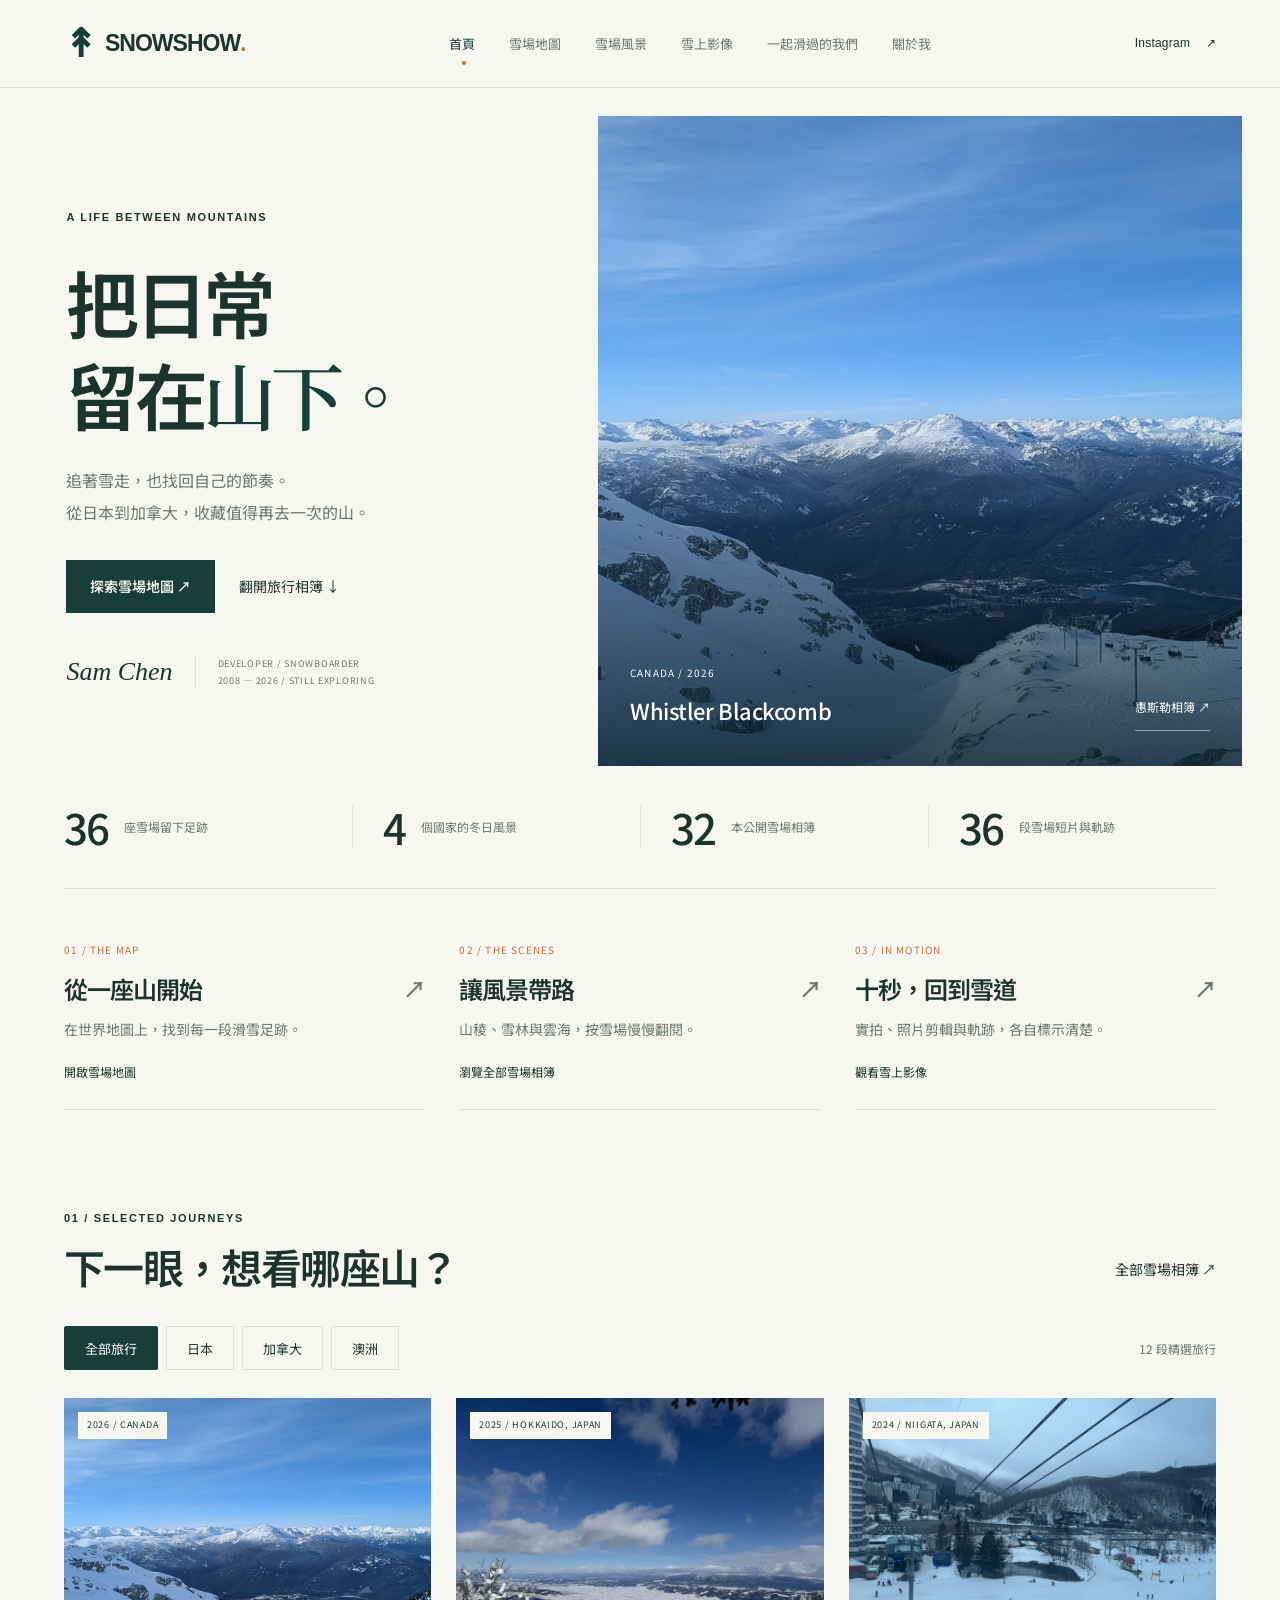
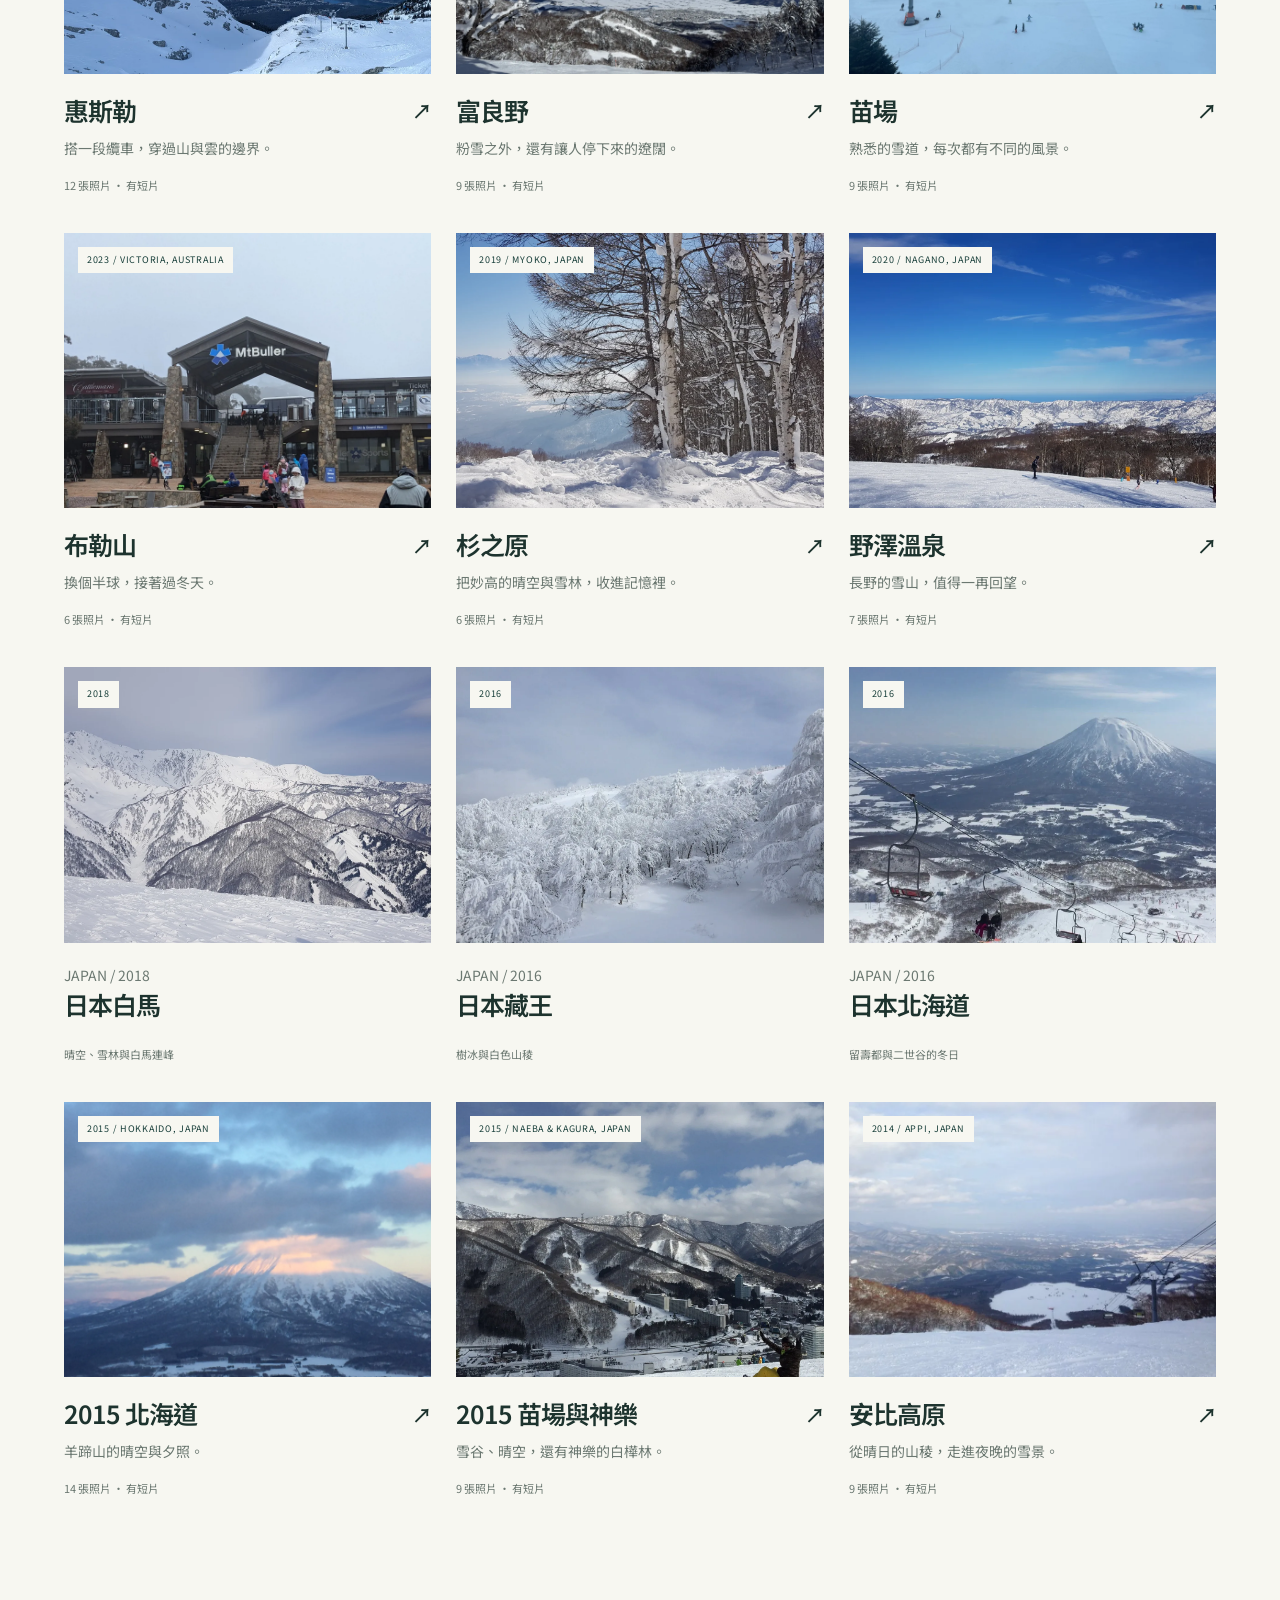
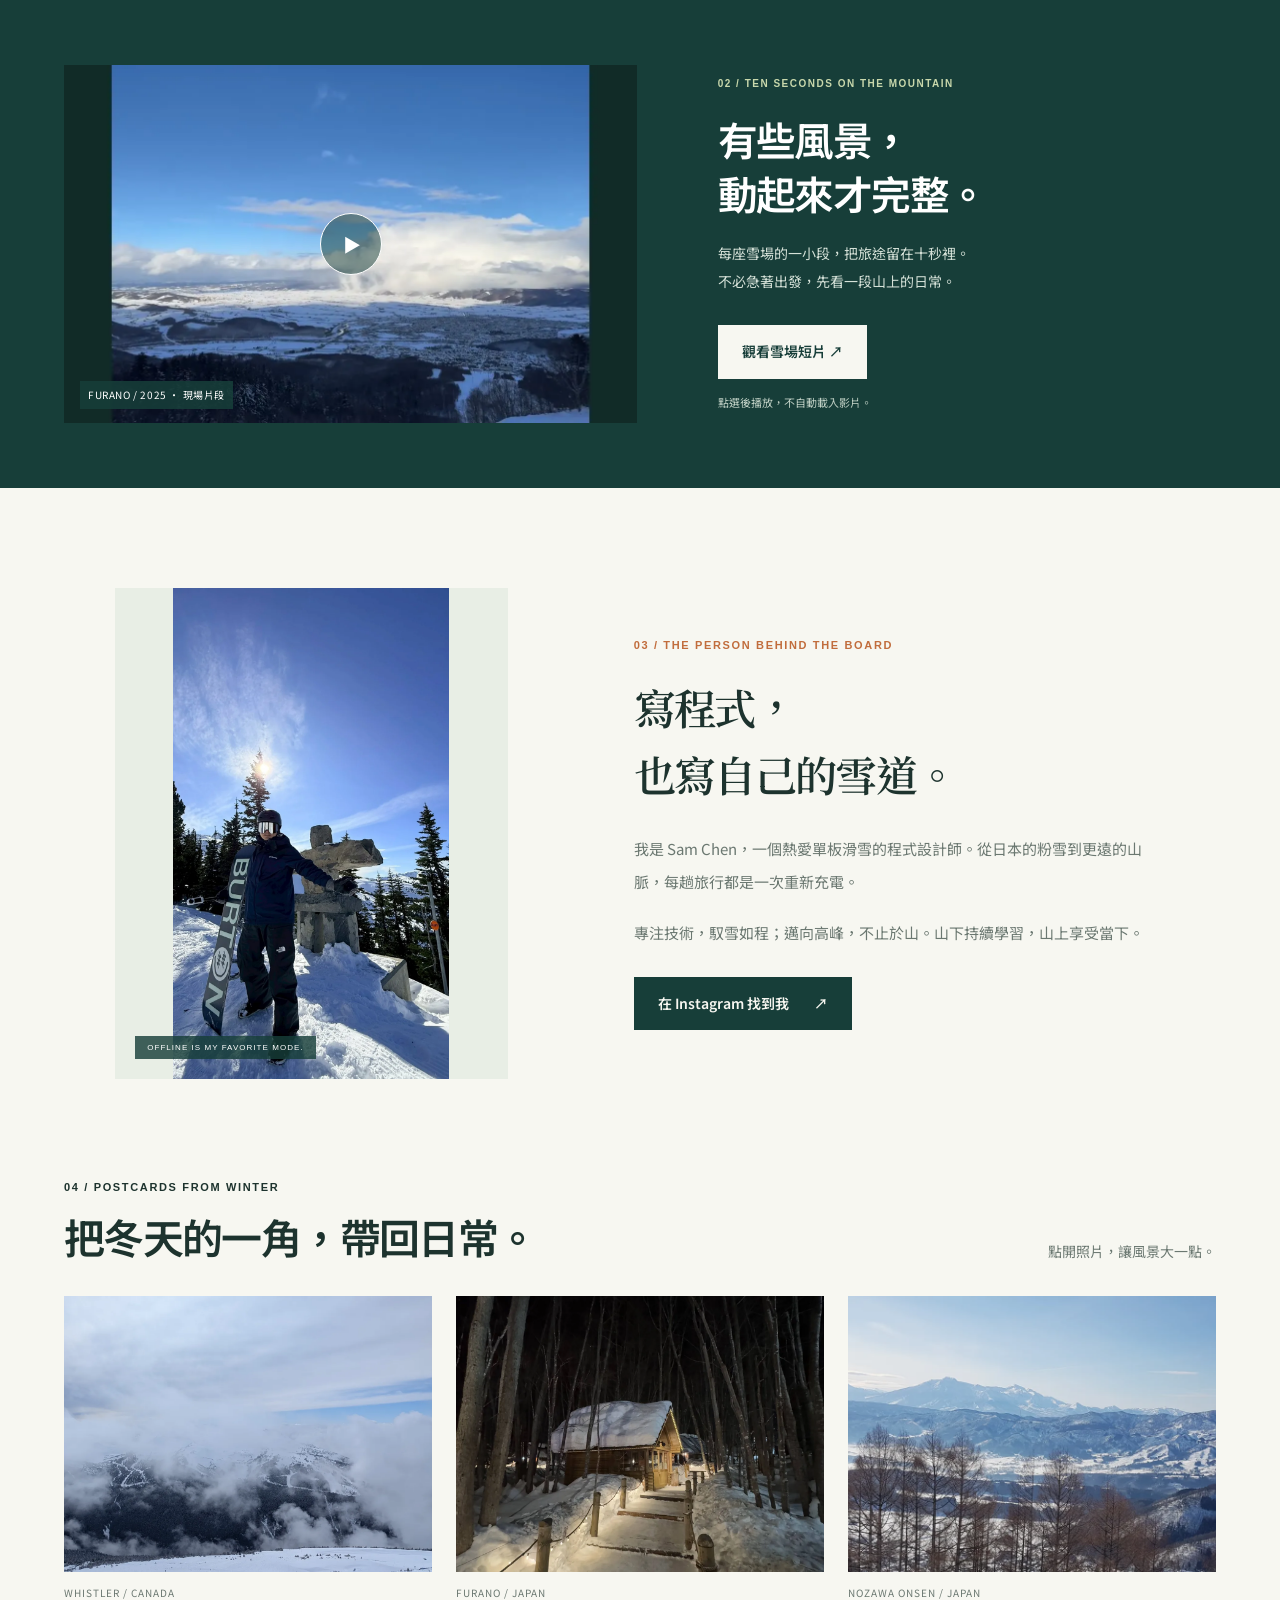
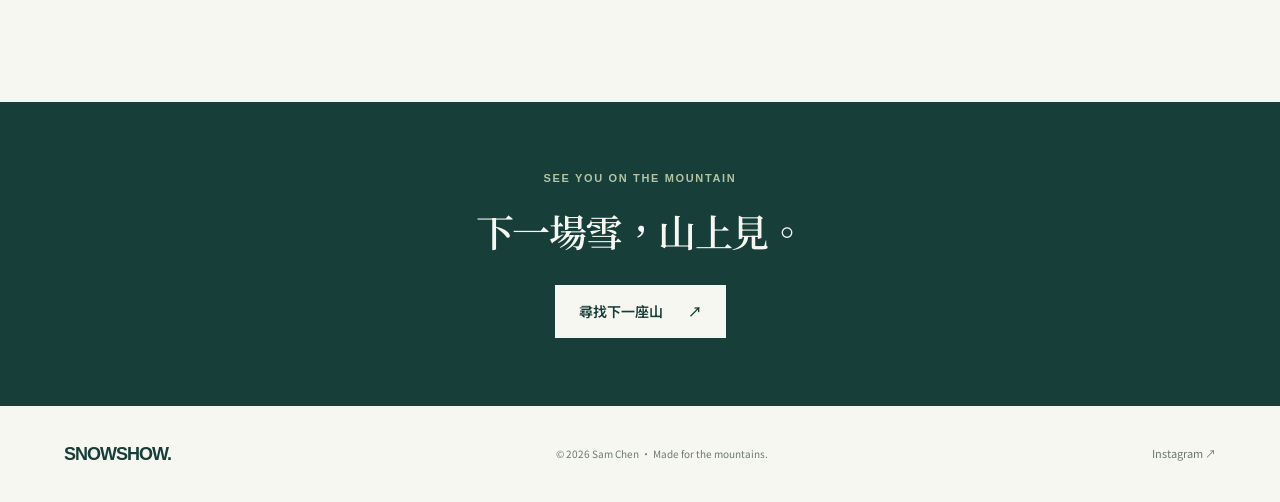
<file: index.html>
<!doctype html>
<html lang="zh-Hant">
  <head>
    <meta charset="utf-8" />
    <meta name="viewport" content="width=device-width, initial-scale=1" />
    <meta
      name="description"
      content="Sam Chen 的單板滑雪生活。從日本粉雪到加拿大山脈，記錄每一座雪場與每一段雪上風景。"
    />
    <meta name="theme-color" content="#173e39" />
    <title>SnowShow — 把日常留在山下</title>
    <link rel="stylesheet" href="assets/css/site.css" />
    <link rel="stylesheet" href="assets/css/home.css" />
    <script src="assets/js/resorts.js" defer></script>
    <script src="assets/js/site.js" defer></script>
    <script src="assets/js/home.js" defer></script>
  </head>
  <body class="home-page">
    <a class="skip-link" href="#main">跳到主要內容</a>
    <header class="site-header">
      <a class="brand" href="index.html" aria-label="SnowShow 首頁"
        ><span class="brand-mark" aria-hidden="true">↟</span> SNOWSHOW<span
          class="brand-dot"
          >.</span
        ></a
      >
      <nav class="site-nav" aria-label="主要導覽">
        <a href="index.html" aria-current="page">首頁</a
        ><a href="snowmap.html">雪場地圖</a><a href="resort.html">雪場風景</a
        ><a href="video.html">雪上影像</a><a href="companions.html">一起滑過的我們</a><a href="#about">關於我</a>
      </nav>
      <a
        class="header-social"
        href="https://www.instagram.com/yirong310/"
        target="_blank"
        rel="noopener noreferrer"
        >Instagram <span aria-hidden="true">↗</span></a
      >
    </header>
    <main id="main">
      <section class="home-hero" aria-labelledby="hero-title">
        <div class="home-hero-copy">
          <p class="eyebrow">A LIFE BETWEEN MOUNTAINS</p>
          <h1 id="hero-title">把日常<br />留在<span>山下。</span></h1>
          <p class="home-lead">
            追著雪走，也找回自己的節奏。<br />從日本到加拿大，收藏值得再去一次的山。
          </p>
          <div class="home-hero-actions">
            <a class="button button-dark" href="snowmap.html">探索雪場地圖 ↗</a
            ><a class="home-text-link" href="#journeys">翻開旅行相簿 ↓</a>
          </div>
          <div class="home-signature">
            <span class="signature">Sam Chen</span
            ><span
              >DEVELOPER / SNOWBOARDER<br />2008 — 2026 / STILL EXPLORING</span
            >
          </div>
        </div>
        <figure class="home-hero-image">
          <img
            src="images/resorts/whistler/mountain-panorama.webp"
            alt="惠斯勒群峰、雪谷與遠方雲海"
            width="1600"
            height="900"
            fetchpriority="high"
          />
          <figcaption>
            <span>CANADA / 2026<br /><strong>Whistler Blackcomb</strong></span
            ><a href="resort.html?id=36">惠斯勒相簿 ↗</a>
          </figcaption>
        </figure>
      </section>
      <section class="home-stats home-container" aria-label="公開滑雪紀錄統計">
        <div>
          <strong data-total-resorts>36</strong><span>座雪場留下足跡</span>
        </div>
        <div>
          <strong data-total-countries>4</strong><span>個國家的冬日風景</span>
        </div>
        <div>
          <strong data-home-albums>32</strong><span>本公開雪場相簿</span>
        </div>
        <div>
          <strong data-home-clips>36</strong><span>段雪場短片與軌跡</span>
        </div>
      </section>
      <section
        class="home-container home-explore"
        aria-label="選一種方式，開始探索"
      >
        <a href="snowmap.html"
          ><span class="home-index">01 / THE MAP</span>
          <h2>從一座山開始 <span aria-hidden="true">↗</span></h2>
          <p>在世界地圖上，找到每一段滑雪足跡。</p>
          <span class="home-entry-label">開啟雪場地圖</span></a
        ><a href="resort.html"
          ><span class="home-index">02 / THE SCENES</span>
          <h2>讓風景帶路 <span aria-hidden="true">↗</span></h2>
          <p>山稜、雪林與雲海，按雪場慢慢翻閱。</p>
          <span class="home-entry-label">瀏覽全部雪場相簿</span></a
        ><a href="video.html"
          ><span class="home-index">03 / IN MOTION</span>
          <h2>十秒，回到雪道 <span aria-hidden="true">↗</span></h2>
          <p>實拍、照片剪輯與軌跡，各自標示清楚。</p>
          <span class="home-entry-label">觀看雪上影像</span></a
        >
      </section>
      <section
        class="home-container home-section"
        id="journeys"
        aria-labelledby="journeys-title"
      >
        <div class="home-section-heading">
          <div>
            <p class="eyebrow">01 / SELECTED JOURNEYS</p>
            <h2 id="journeys-title">下一眼，想看哪座山？</h2>
          </div>
          <a class="home-text-link" href="resort.html">全部雪場相簿 ↗</a>
        </div>
        <div
          class="home-filter"
          role="group"
          aria-label="篩選精選旅行的國家"
          hidden
        >
          <button type="button" data-country="全部" aria-pressed="true">
            全部旅行</button
          ><button type="button" data-country="日本" aria-pressed="false">
            日本</button
          ><button type="button" data-country="加拿大" aria-pressed="false">
            加拿大</button
          ><button type="button" data-country="澳洲" aria-pressed="false">
            澳洲
          </button>
          <p id="journey-status" role="status" aria-live="polite">
            12 段精選旅行
          </p>
        </div>
        <div class="home-journey-grid">
          <a
            class="home-journey"
            href="resort.html?id=36"
            data-journey-country="加拿大"
            ><div class="home-journey-image">
              <img
                src="images/resorts/whistler/mountain-panorama.webp"
                alt="惠斯勒群峰與雪谷全景"
                width="1600"
                height="1067"
                loading="lazy"
              /><span>2026 / CANADA</span>
            </div>
            <div class="home-journey-copy">
              <h3>惠斯勒<span aria-hidden="true">↗</span></h3>
              <p>搭一段纜車，穿過山與雲的邊界。</p>
              <span data-home-resort-count="36">查看雪場紀錄</span>
            </div></a
          ><a
            class="home-journey"
            href="resort.html?id=4"
            data-journey-country="日本"
            ><div class="home-journey-image">
              <img
                src="images/resorts/furano/frosted-ridge.webp"
                alt="樹冰山脊與遼闊雪原"
                width="1600"
                height="1067"
                loading="lazy"
              /><span>2025 / HOKKAIDO, JAPAN</span>
            </div>
            <div class="home-journey-copy">
              <h3>富良野<span aria-hidden="true">↗</span></h3>
              <p>粉雪之外，還有讓人停下來的遼闊。</p>
              <span data-home-resort-count="4">查看雪場紀錄</span>
            </div></a
          ><a
            class="home-journey"
            href="resort.html?id=10"
            data-journey-country="日本"
            ><div class="home-journey-image">
              <img
                src="images/resorts/naeba/gondola-slope.webp"
                alt="苗場纜車下的雪坡與山麓建築"
                width="1600"
                height="1067"
                loading="lazy"
              /><span>2024 / NIIGATA, JAPAN</span>
            </div>
            <div class="home-journey-copy">
              <h3>苗場<span aria-hidden="true">↗</span></h3>
              <p>熟悉的雪道，每次都有不同的風景。</p>
              <span data-home-resort-count="10">查看雪場紀錄</span>
            </div></a
          ><a
            class="home-journey"
            href="resort.html?id=5"
            data-journey-country="澳洲"
            ><div class="home-journey-image">
              <img
                src="images/resorts/mt-buller/2023-village-square.webp"
                alt="2023 年布勒山村落廣場與雪季入口"
                width="1600"
                height="1067"
                loading="lazy"
              /><span>2023 / VICTORIA, AUSTRALIA</span>
            </div>
            <div class="home-journey-copy">
              <h3>布勒山<span aria-hidden="true">↗</span></h3>
              <p>換個半球，接著過冬天。</p>
              <span data-home-resort-count="5">查看雪場紀錄</span>
            </div></a
          ><a
            class="home-journey"
            href="resort.html?id=17"
            data-journey-country="日本"
            ><div class="home-journey-image">
              <img
                src="images/resorts/myoko-suginohara/2019-04.webp"
                alt="杉之原覆雪樹林與遠方雲海"
                width="1600"
                height="1067"
                loading="lazy"
              /><span>2019 / MYOKO, JAPAN</span>
            </div>
            <div class="home-journey-copy">
              <h3>杉之原<span aria-hidden="true">↗</span></h3>
              <p>把妙高的晴空與雪林，收進記憶裡。</p>
              <span data-home-resort-count="17">查看雪場紀錄</span>
            </div></a
          ><a
            class="home-journey"
            href="resort.html?id=14"
            data-journey-country="日本"
            ><div class="home-journey-image">
              <img
                src="images/resorts/nozawa-onsen/2020-06.webp"
                alt="野澤藍天下的寬闊雪道"
                width="1600"
                height="1067"
                loading="lazy"
              /><span>2020 / NAGANO, JAPAN</span>
            </div>
            <div class="home-journey-copy">
              <h3>野澤溫泉<span aria-hidden="true">↗</span></h3>
              <p>長野的雪山，值得一再回望。</p>
              <span data-home-resort-count="14">查看雪場紀錄</span>
            </div></a
          >
          <a
            class="home-journey"
            href="resort.html?id=23"
            data-journey-country="日本"
            ><div class="home-journey-image">
              <img
                src="images/resorts/hakuba-happo/2018-02.webp"
                alt="八方尾根高處的白馬連峰"
                loading="lazy"
              /><span>2018</span>
            </div>
            <div class="home-journey-copy">
              <p>JAPAN / 2018</p>
              <h3>日本白馬</h3>
              <span>晴空、雪林與白馬連峰</span>
            </div></a
          >
          <a
            class="home-journey"
            href="resort.html?id=30"
            data-journey-country="日本"
            ><div class="home-journey-image">
              <img
                src="images/resorts/zao-onsen/2016-06.webp"
                alt="藏王厚實覆雪的針葉林"
                loading="lazy"
              /><span>2016</span>
            </div>
            <div class="home-journey-copy">
              <p>JAPAN / 2016</p>
              <h3>日本藏王</h3>
              <span>樹冰與白色山稜</span>
            </div></a
          >
          <a
            class="home-journey"
            href="resort.html?id=32"
            data-journey-country="日本"
            ><div class="home-journey-image">
              <img
                src="images/resorts/niseko/2016-01.webp"
                alt="二世谷雪道眺望羊蹄山（影片擷取）"
                loading="lazy"
              /><span>2016</span>
            </div>
            <div class="home-journey-copy">
              <p>JAPAN / 2016</p>
              <h3>日本北海道</h3>
              <span>留壽都與二世谷的冬日</span>
            </div></a
          >
          <a
            class="home-journey"
            href="resort.html?id=32"
            data-journey-country="日本"
            ><div class="home-journey-image">
              <img
                src="images/resorts/niseko/2015-02.webp"
                alt="2015 年二世谷：夕陽染亮羊蹄山頂"
                loading="lazy"
              /><span>2015 / HOKKAIDO, JAPAN</span>
            </div>
            <div class="home-journey-copy">
              <h3>2015 北海道<span aria-hidden="true">↗</span></h3>
              <p>羊蹄山的晴空與夕照。</p>
              <span data-home-resort-count="32">查看雪場紀錄</span>
            </div></a
          >
          <a
            class="home-journey"
            href="resort.html?id=10"
            data-journey-country="日本"
            ><div class="home-journey-image">
              <img
                src="images/resorts/naeba/2015-01.webp"
                alt="2015 年苗場：晴空下的雪道與群山"
                loading="lazy"
              /><span>2015 / NAEBA & KAGURA, JAPAN</span>
            </div>
            <div class="home-journey-copy">
              <h3>2015 苗場與神樂<span aria-hidden="true">↗</span></h3>
              <p>雪谷、晴空，還有神樂的白樺林。</p>
              <span data-home-resort-count="10">查看雪場紀錄</span>
            </div></a
          >
          <a
            class="home-journey"
            href="resort.html?id=33"
            data-journey-country="日本"
            ><div class="home-journey-image">
              <img
                src="images/resorts/appi-kogen/2014-01.webp"
                alt="2014 年安比高原：從雪道遠望山麓與田野"
                loading="lazy"
              /><span>2014 / APPI, JAPAN</span>
            </div>
            <div class="home-journey-copy">
              <h3>安比高原<span aria-hidden="true">↗</span></h3>
              <p>從晴日的山稜，走進夜晚的雪景。</p>
              <span data-home-resort-count="33">查看雪場紀錄</span>
            </div></a
          >
        </div>
      </section>
      <section class="home-film" aria-labelledby="film-title">
        <div class="home-container home-film-inner">
          <a
            class="home-film-image"
            href="video.html"
            aria-label="前往雪上影像，觀看雪場短片"
            ><img
              src="images/resorts/furano/film-poster.webp"
              alt="富良野藍天下的山景與雲海"
              width="1280"
              height="720"
              loading="lazy"
            /><span class="home-play" aria-hidden="true">▶</span
            ><span class="home-film-credit">FURANO / 2025 · 現場片段</span></a
          >
          <div class="home-film-copy">
            <p class="eyebrow">02 / TEN SECONDS ON THE MOUNTAIN</p>
            <h2 id="film-title">有些風景，<br />動起來才完整。</h2>
            <p>
              每座雪場的一小段，把旅途留在十秒裡。<br />不必急著出發，先看一段山上的日常。
            </p>
            <a class="button button-light" href="video.html">觀看雪場短片 ↗</a
            ><span class="home-film-note">點選後播放，不自動載入影片。</span>
          </div>
        </div>
      </section>
      <section class="about-section home-about" id="about">
        <div class="about-image">
          <img
            class="about-portrait"
            src="images/profile/sam-whistler.webp"
            alt="Sam 在惠斯勒雪地手持單板的個人照"
            width="900"
            height="1600"
            loading="lazy"
          /><span class="image-label">OFFLINE IS MY FAVORITE MODE.</span>
        </div>
        <div class="about-copy">
          <p class="eyebrow">03 / THE PERSON BEHIND THE BOARD</p>
          <h2>寫程式，<br />也寫自己的雪道。</h2>
          <p>
            我是 Sam
            Chen，一個熱愛單板滑雪的程式設計師。從日本的粉雪到更遠的山脈，每趟旅行都是一次重新充電。
          </p>
          <p>
            專注技術，馭雪如程；邁向高峰，不止於山。山下持續學習，山上享受當下。
          </p>
          <a
            class="button button-dark"
            href="https://www.instagram.com/yirong310/"
            target="_blank"
            rel="noopener noreferrer"
            >在 Instagram 找到我 <span aria-hidden="true">↗</span></a
          >
        </div>
      </section>
      <section
        class="home-container home-section"
        aria-labelledby="moments-title"
      >
        <div class="home-section-heading">
          <div>
            <p class="eyebrow">04 / POSTCARDS FROM WINTER</p>
            <h2 id="moments-title">把冬天的一角，帶回日常。</h2>
          </div>
          <p>點開照片，讓風景大一點。</p>
        </div>
        <div class="home-postcards">
          <a href="images/resorts/whistler/cloud-sea.webp" data-gallery
            ><img
              src="images/resorts/whistler/cloud-sea.webp"
              alt="雲霧環繞的惠斯勒山谷"
              width="1600"
              height="1067"
              loading="lazy"
            /><span>WHISTLER / CANADA</span></a
          ><a href="images/resorts/furano/forest-cabin-night.webp" data-gallery
            ><img
              src="images/resorts/furano/forest-cabin-night.webp"
              alt="富良野冬夜，雪林木屋與門前的燈火"
              width="1600"
              height="1067"
              loading="lazy"
            /><span>FURANO / JAPAN</span></a
          ><a
            href="images/resorts/nozawa-onsen/2020-extra-valley-ridges.webp"
            data-gallery
            ><img
              src="images/resorts/nozawa-onsen/2020-extra-valley-ridges.webp"
              alt="野澤溫泉雪道遠望山谷與層疊山稜"
              width="1600"
              height="1067"
              loading="lazy"
            /><span>NOZAWA ONSEN / JAPAN</span></a
          >
        </div>
      </section>
      <section class="contact-banner" id="contact">
        <p class="eyebrow">SEE YOU ON THE MOUNTAIN</p>
        <h2>下一場雪，山上見。</h2>
        <a href="snowmap.html" class="button button-light"
          >尋找下一座山 <span aria-hidden="true">↗</span></a
        >
      </section>
    </main>
    <footer class="site-footer">
      <a class="brand" href="index.html">SNOWSHOW.</a
      ><span
        >© <span data-year>2026</span> Sam Chen · Made for the mountains.</span
      ><a
        href="https://www.instagram.com/yirong310/"
        target="_blank"
        rel="noopener noreferrer"
        >Instagram ↗</a
      >
    </footer>
    <dialog class="lightbox" aria-label="照片檢視器">
      <button class="lightbox-close" type="button" aria-label="關閉照片">
        ✕</button
      ><img alt="" />
      <p class="lightbox-caption"></p>
    </dialog>
  </body>
</html>
</file>
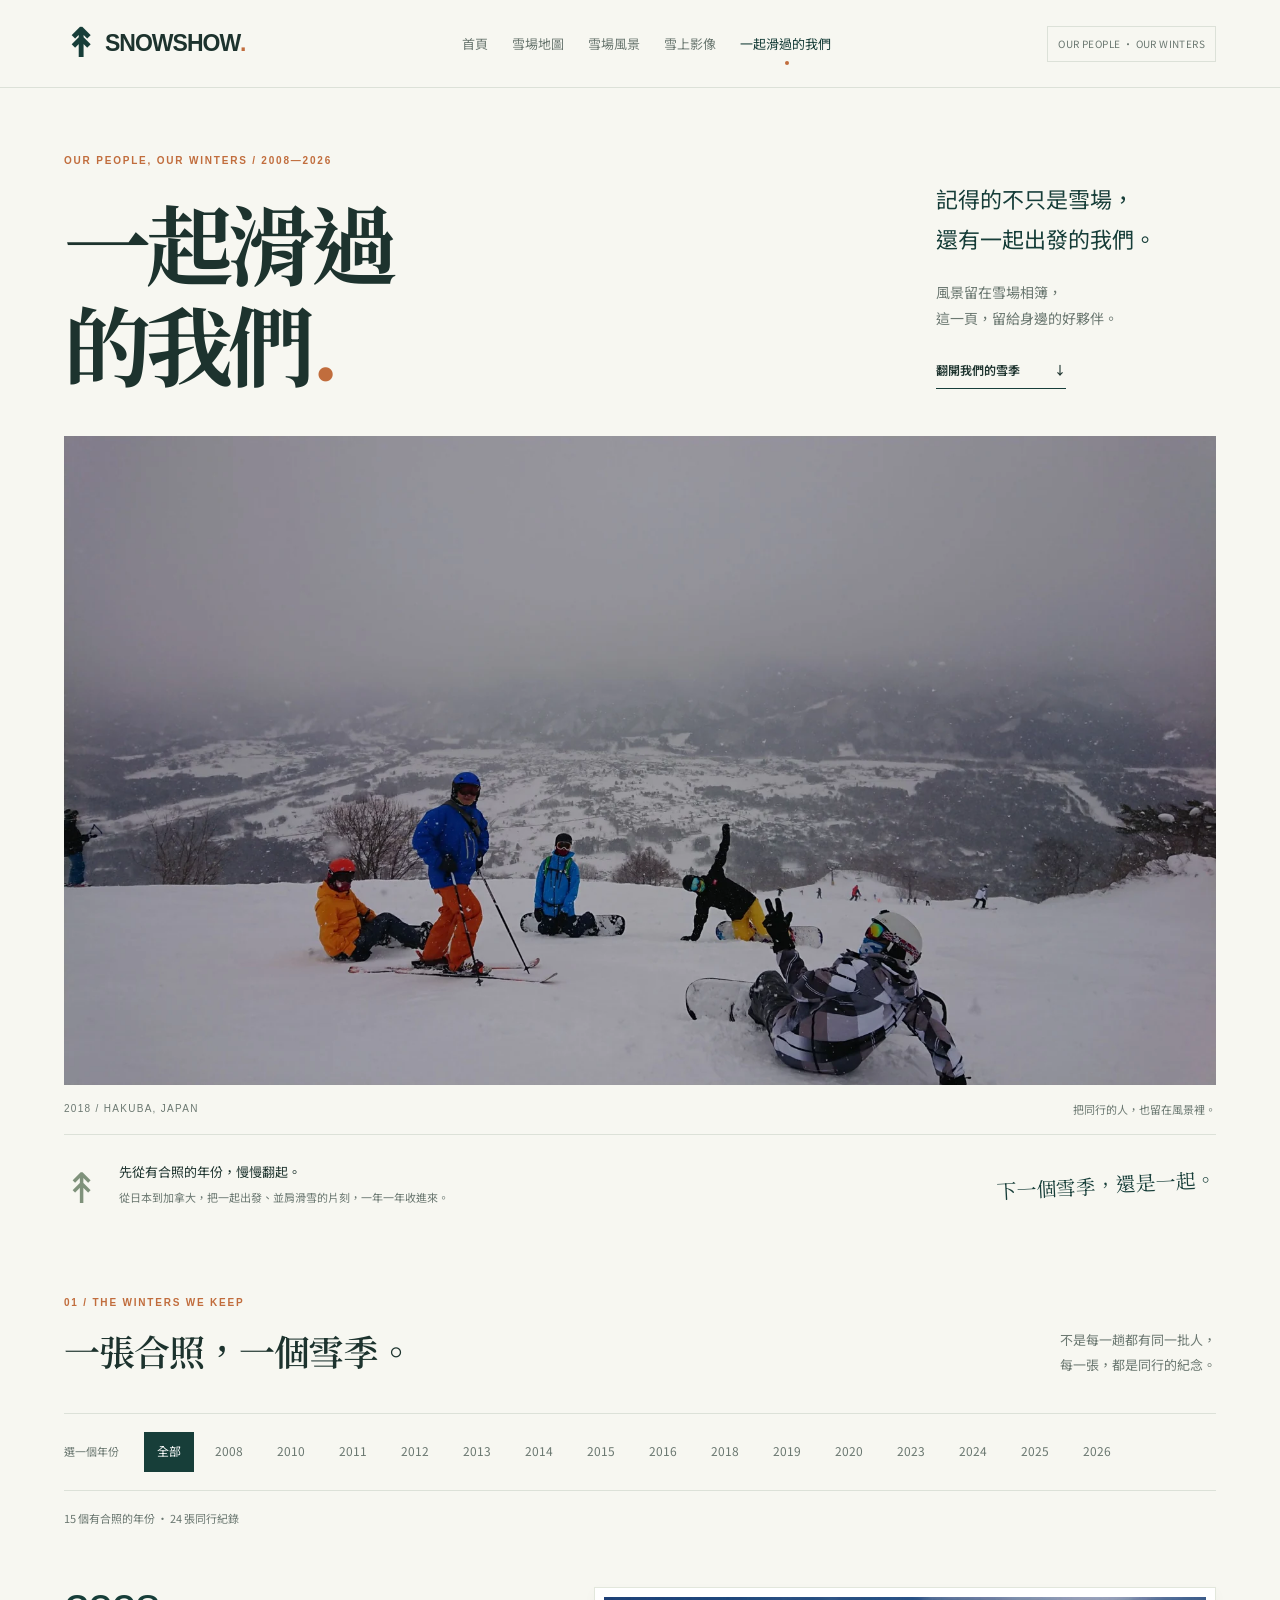
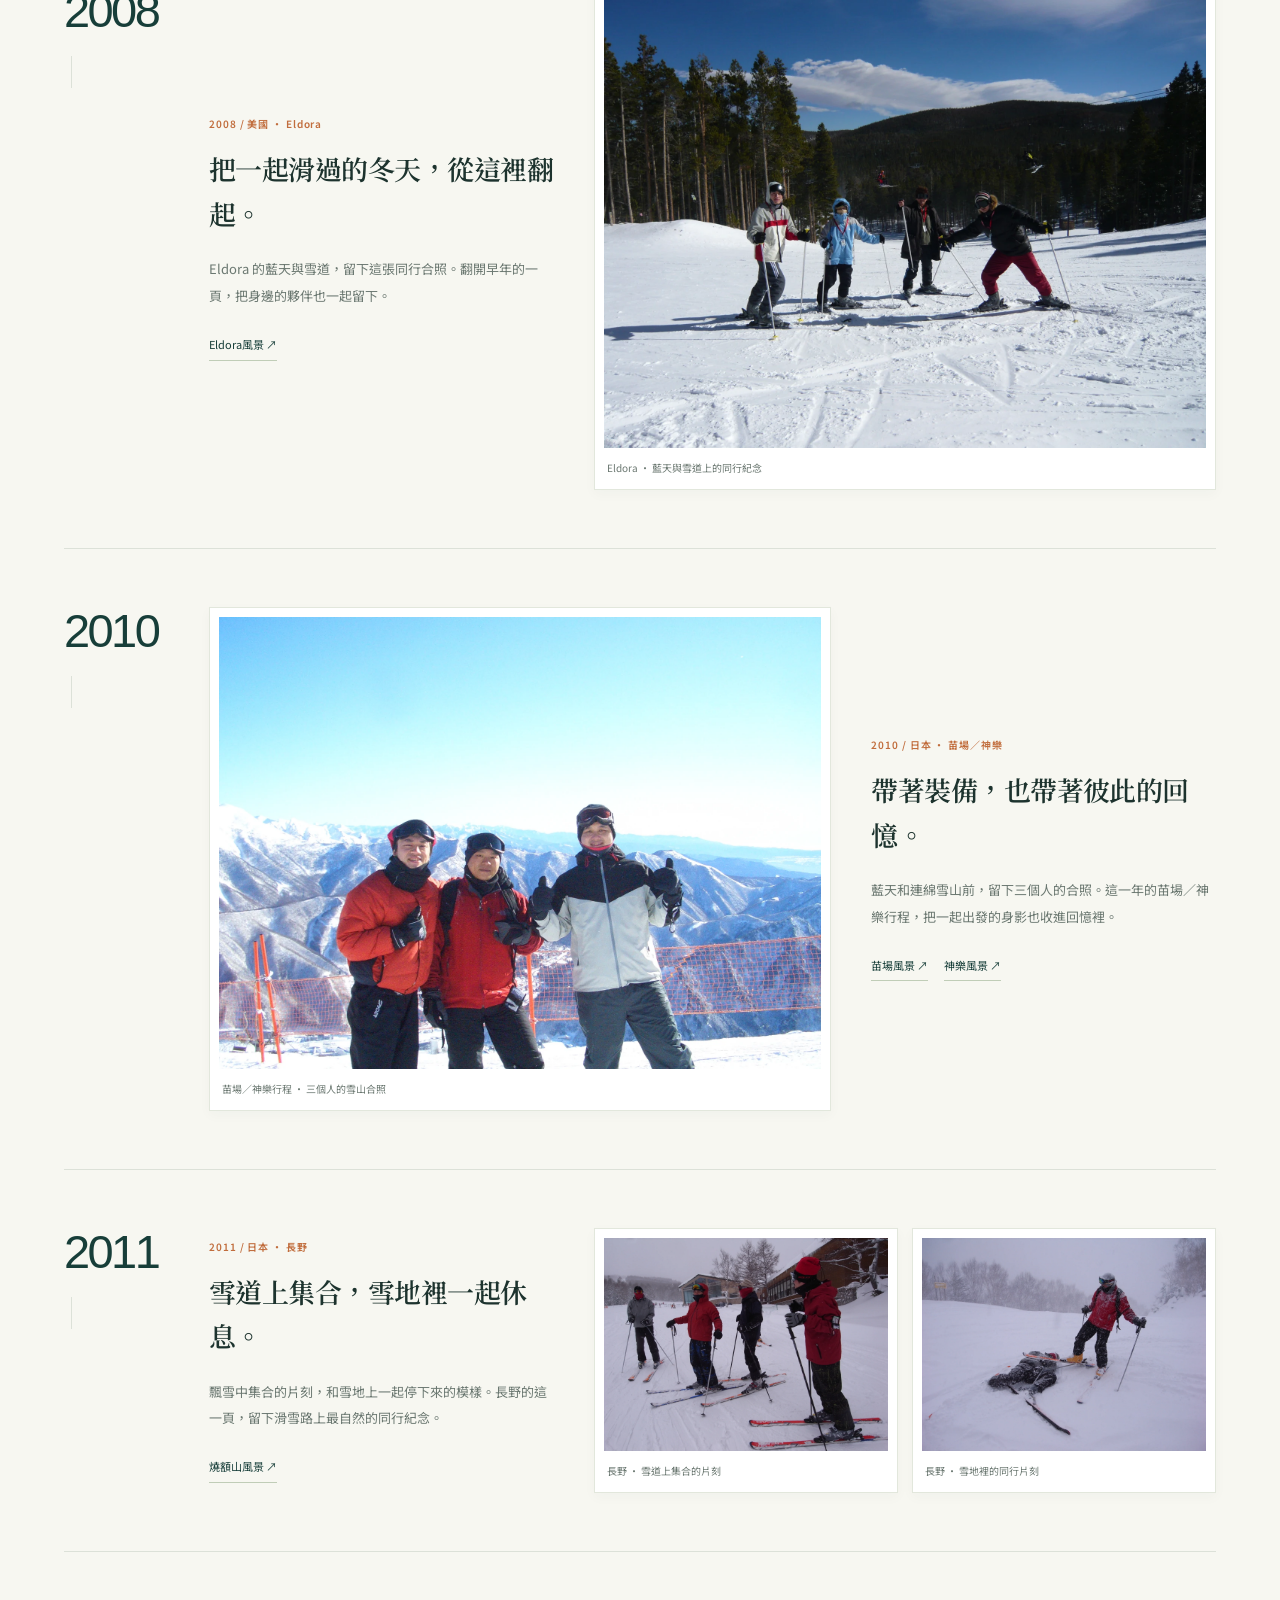
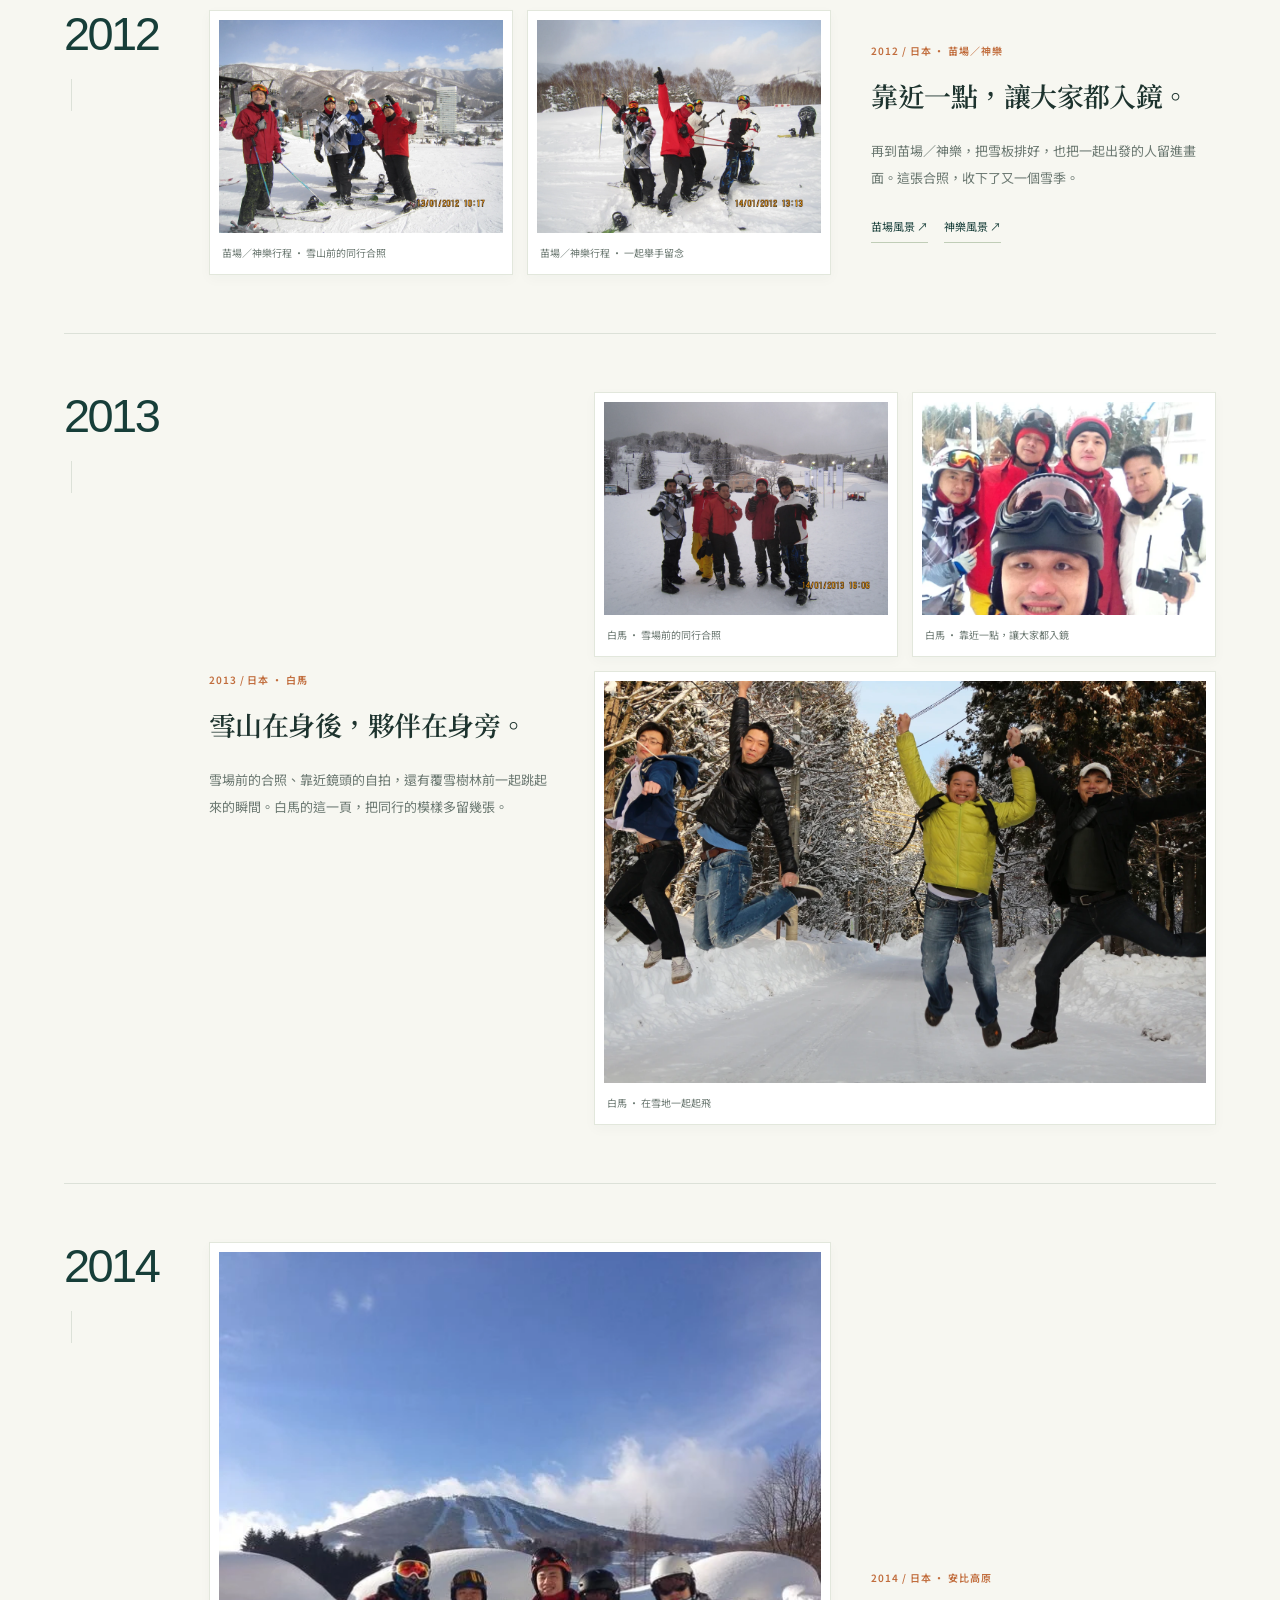
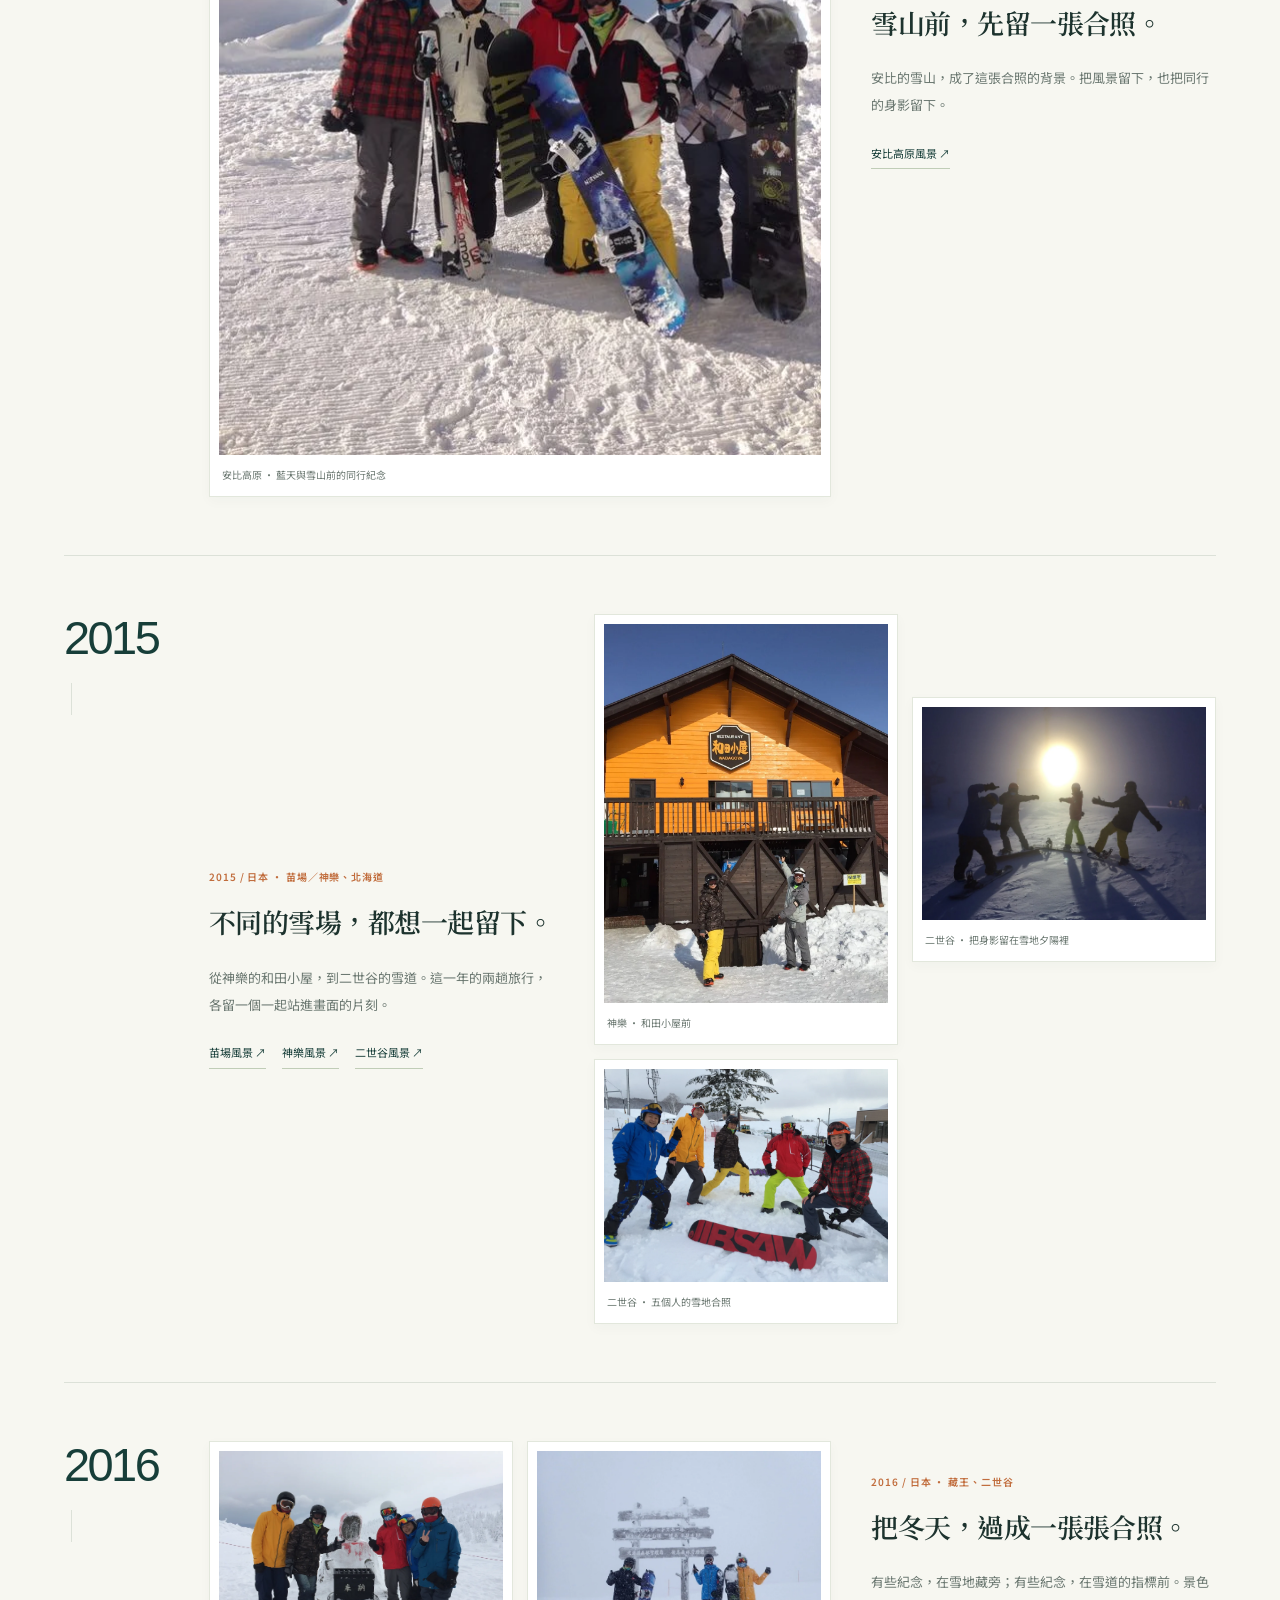
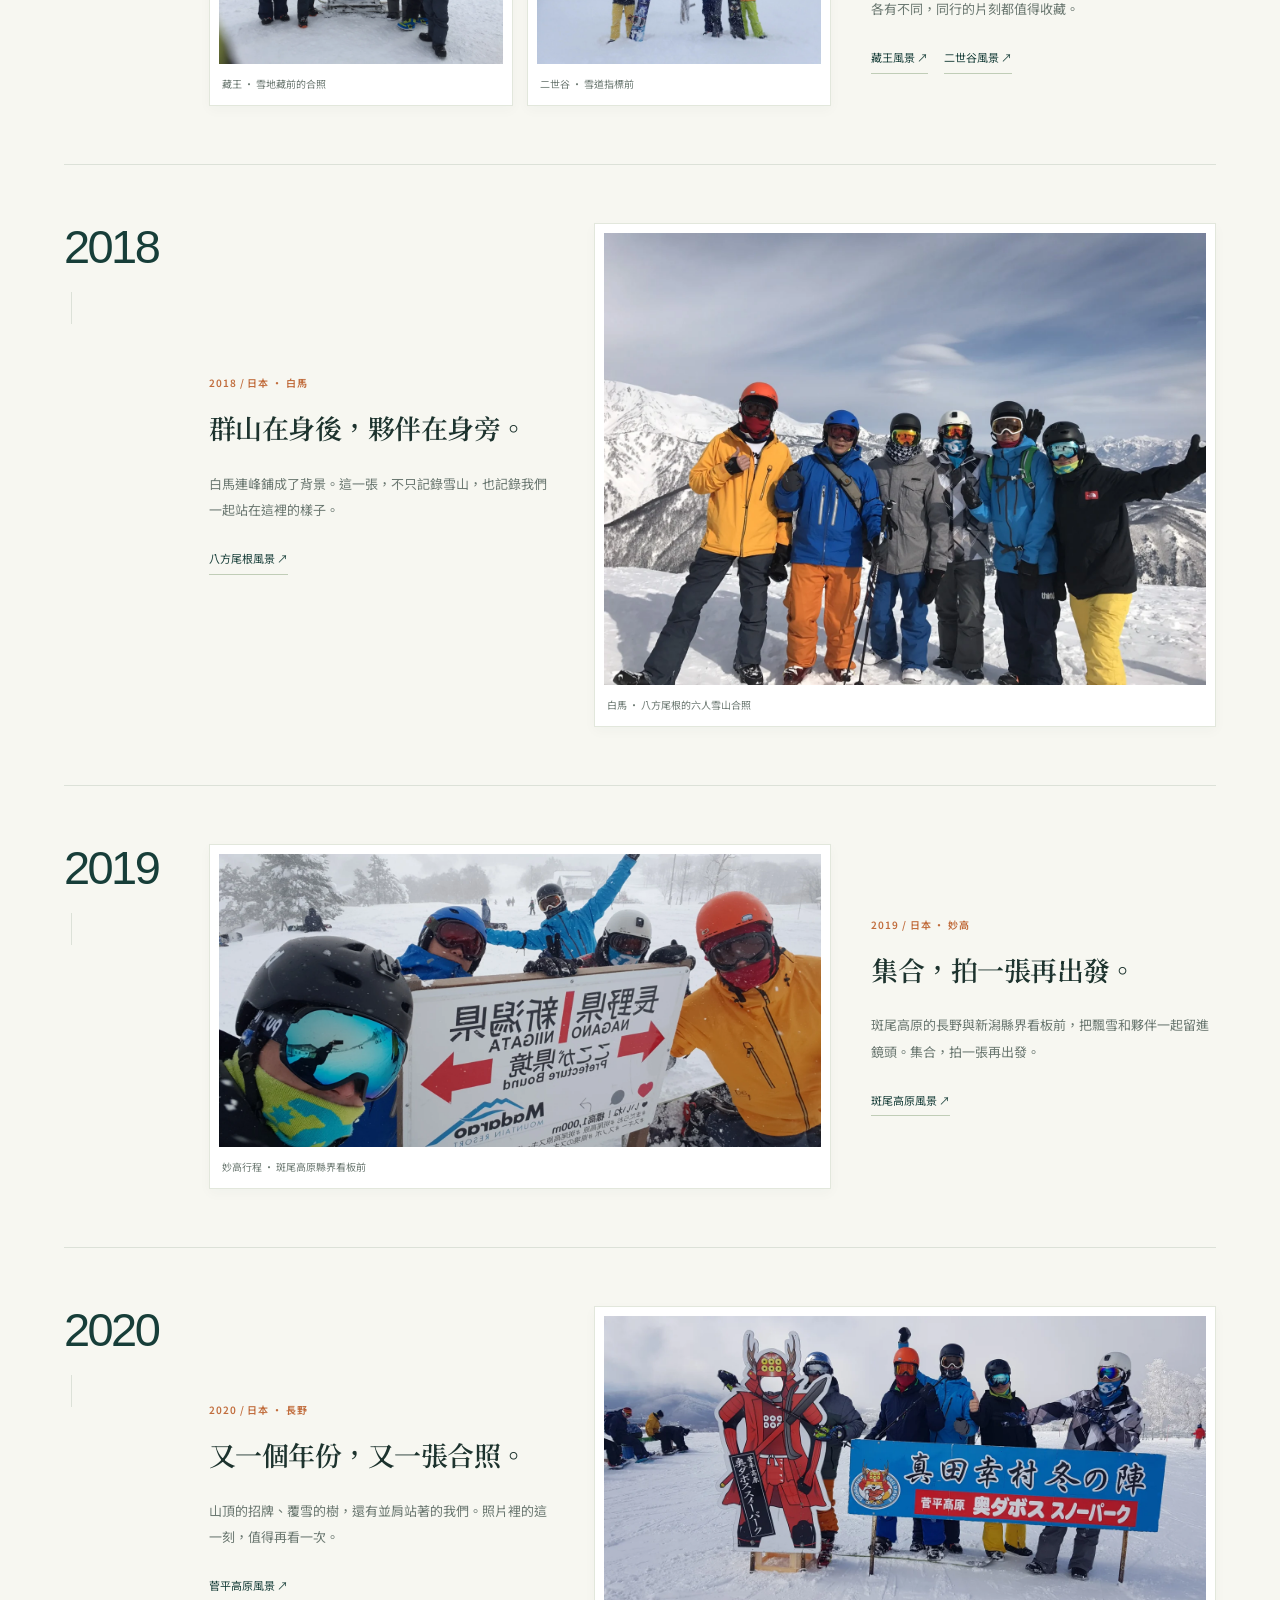
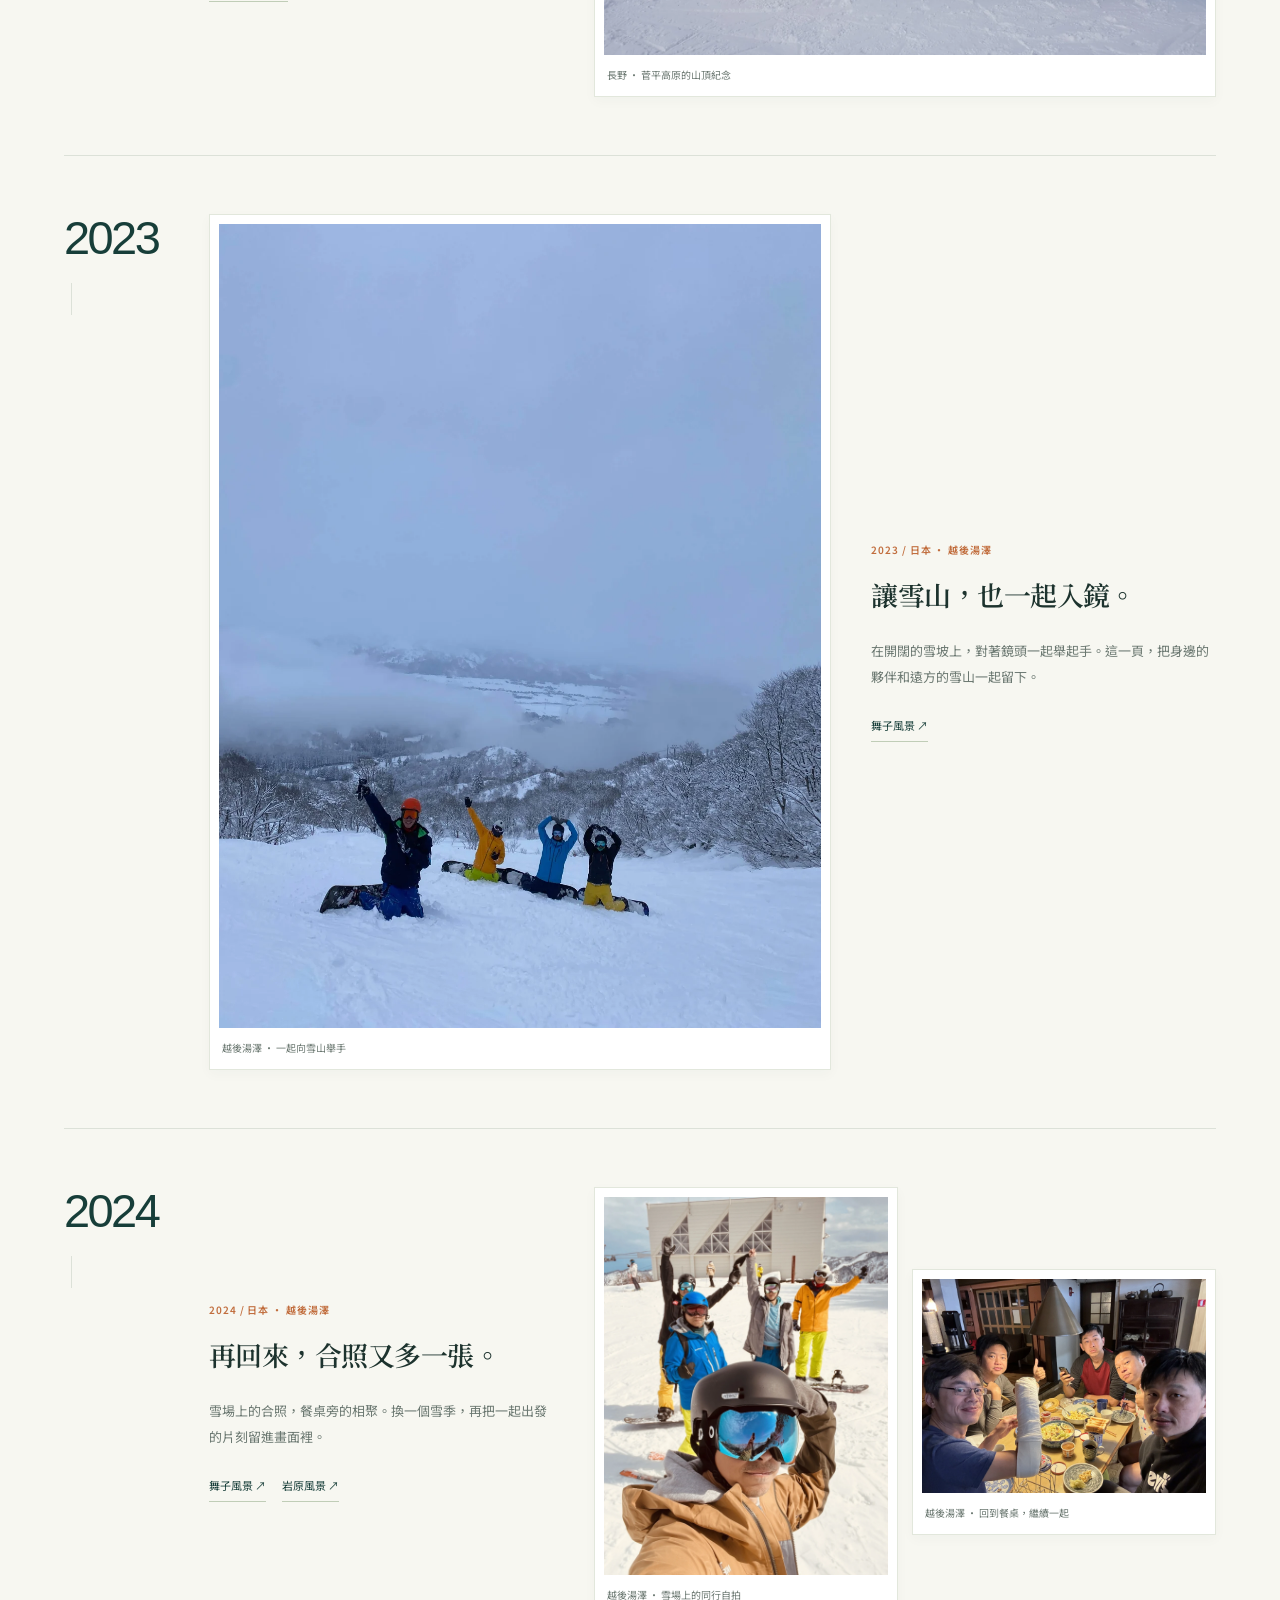
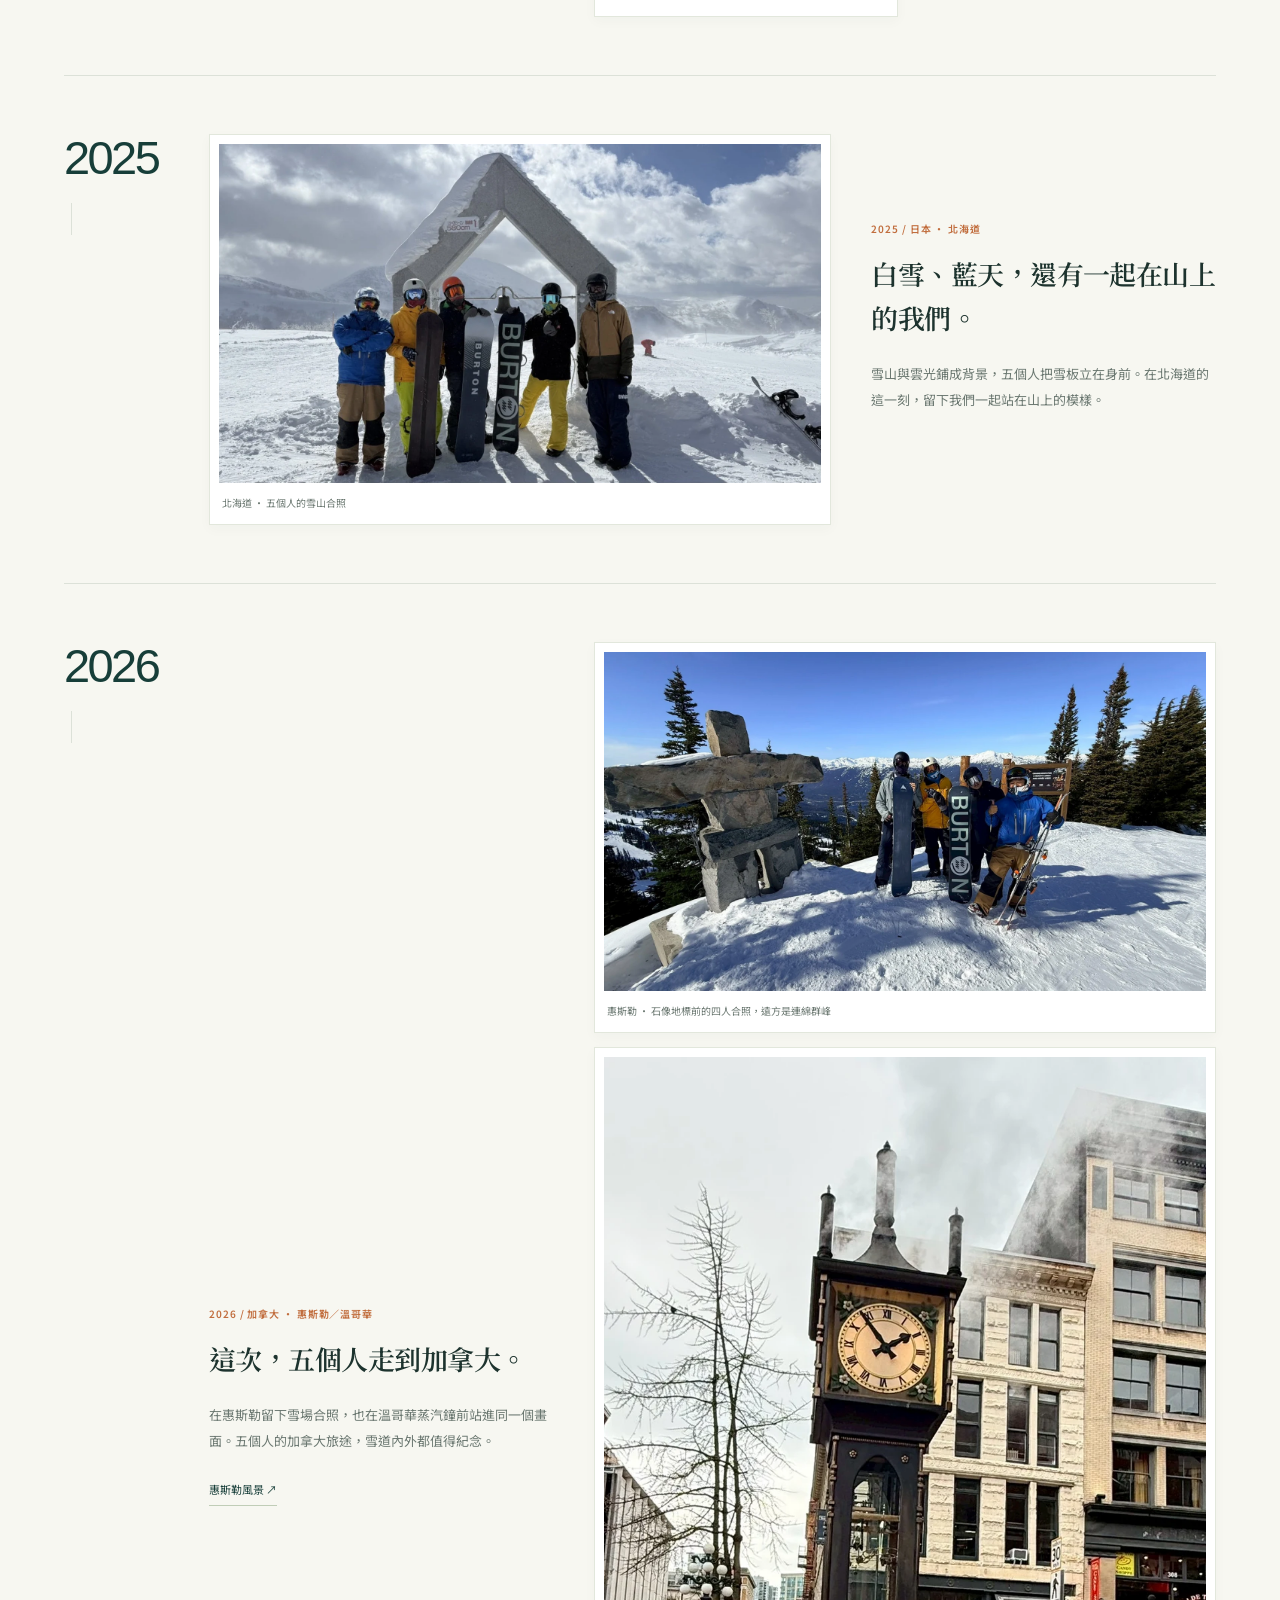
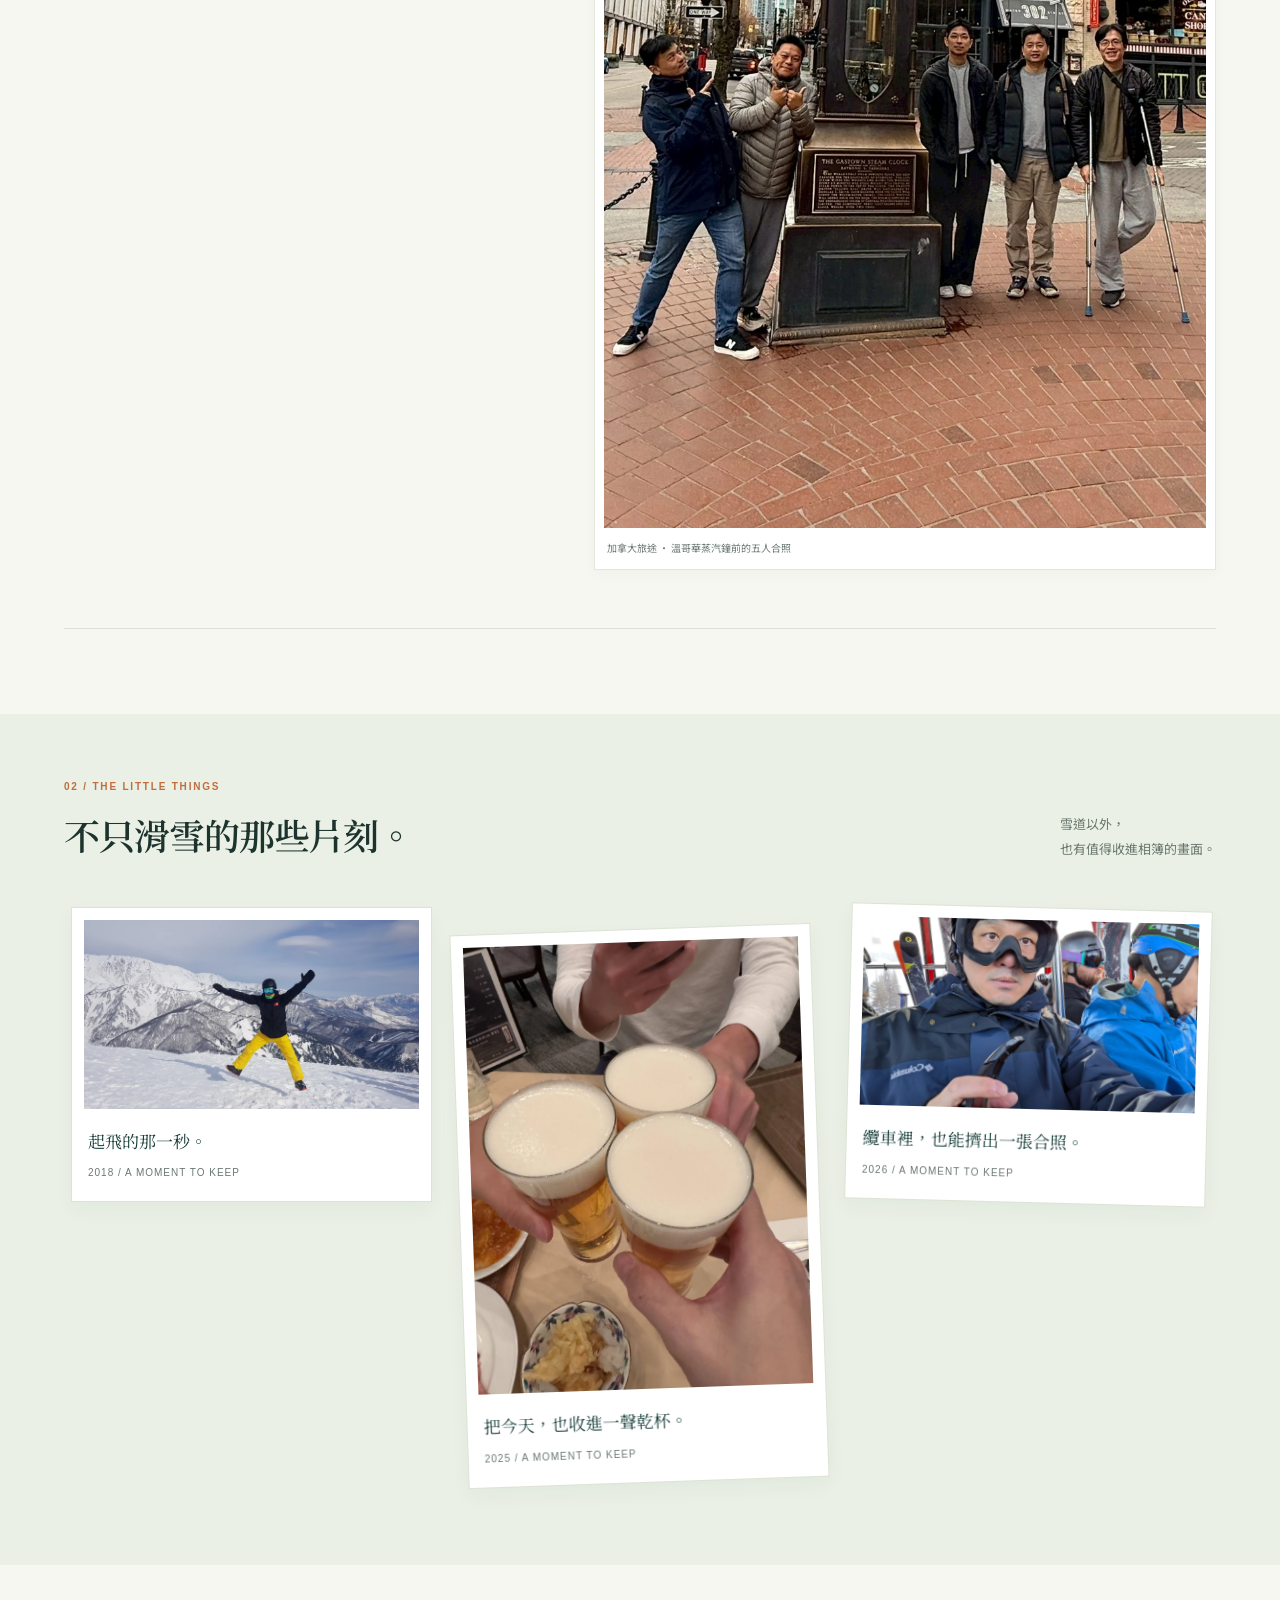
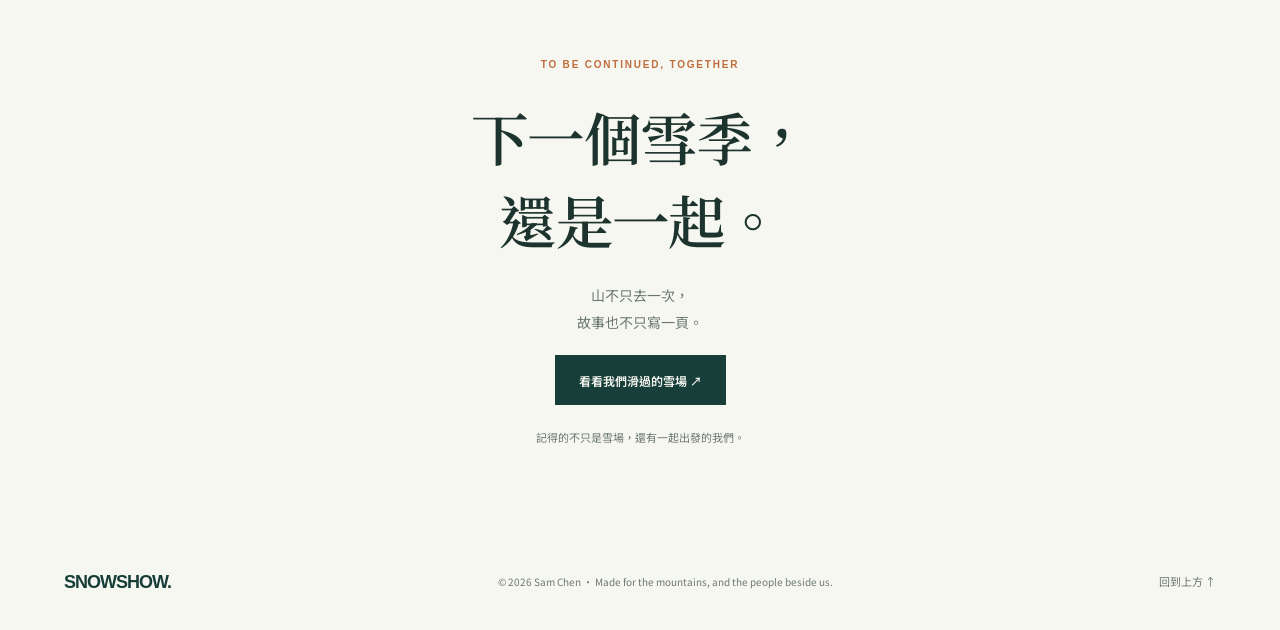
<file: companions.html>
<!doctype html>
<html lang="zh-Hant">
  <head>
    <meta charset="utf-8" />
    <meta name="viewport" content="width=device-width, initial-scale=1" />
    <meta
      name="description"
      content="一起滑過的我們。記得的不只是雪場，還有一起出發的夥伴。2008—2026 的同行紀念。"
    />
    <meta name="theme-color" content="#173e39" />
    <title>一起滑過的我們 — SnowShow</title>
    <link rel="stylesheet" href="assets/css/site.css" />
    <link rel="stylesheet" href="assets/css/companions.css" />
    <script src="assets/js/companions-data.js" defer></script>
    <script src="assets/js/companions.js" defer></script>
  </head>
  <body class="companions-page">
    <a class="skip-link" href="#main">跳到主要內容</a>
    <header class="site-header">
      <a
        class="brand"
        href="index.html"
        aria-label="SnowShow 首頁"
        ><span class="brand-mark" aria-hidden="true">↟</span> SNOWSHOW<span
          class="brand-dot"
          >.</span
        ></a
      >
      <nav class="site-nav" aria-label="主要導覽">
        <a href="index.html">首頁</a>
        <a href="snowmap.html">雪場地圖</a>
        <a href="resort.html">雪場風景</a>
        <a href="video.html">雪上影像</a>
        <a href="companions.html" aria-current="page">一起滑過的我們</a>
      </nav>
      <span class="preview-badge">OUR PEOPLE · OUR WINTERS</span>
    </header>
    <main id="main">
      <section
        class="friends-hero friends-container"
        aria-labelledby="hero-title"
      >
        <div class="friends-hero-heading">
          <div>
            <p class="eyebrow">OUR PEOPLE, OUR WINTERS / 2008—2026</p>
            <h1 id="hero-title">一起滑過<br />的我們<span>.</span></h1>
          </div>
          <div class="friends-intro">
            <p class="friends-lead">
              記得的不只是雪場，<br />還有一起出發的我們。
            </p>
            <p>風景留在雪場相簿，<br />這一頁，留給身邊的好夥伴。</p>
            <a class="friends-text-link" href="#memories"
              >翻開我們的雪季 <span aria-hidden="true">↓</span></a
            >
          </div>
        </div>
        <figure class="friends-cover">
          <div id="hero-photo"></div>
          <figcaption>
            <span>2018 / HAKUBA, JAPAN</span
            ><span>把同行的人，也留在風景裡。</span>
          </figcaption>
        </figure>
        <div class="friends-page-note">
          <span class="friends-note-mark" aria-hidden="true">↟</span>
          <p>
            先從有合照的年份，慢慢翻起。<br /><span
            >從日本到加拿大，把一起出發、並肩滑雪的片刻，一年一年收進來。</span
            >
          </p>
          <span class="friends-handnote">下一個雪季，還是一起。</span>
        </div>
      </section>
      <section
        class="friends-memories friends-container"
        id="memories"
        aria-labelledby="memories-title"
      >
        <div class="friends-section-heading">
          <div>
            <p class="eyebrow">01 / THE WINTERS WE KEEP</p>
            <h2 id="memories-title">一張合照，一個雪季。</h2>
          </div>
          <p>不是每一趟都有同一批人，<br />每一張，都是同行的紀念。</p>
        </div>
        <div class="friends-year-bar">
          <span class="friends-year-label">選一個年份</span>
          <div
            id="year-filter"
            class="friends-year-options"
            role="group"
            aria-label="依年份查看回憶"
          ></div>
        </div>
        <p
          class="friends-filter-status"
          id="memory-status"
          role="status"
          aria-live="polite"
        ></p>
        <div id="timeline-list" class="friends-timeline"></div>
      </section>
      <section class="friends-moments" aria-labelledby="moments-title">
        <div class="friends-container">
          <div class="friends-section-heading">
            <div>
              <p class="eyebrow">02 / THE LITTLE THINGS</p>
              <h2 id="moments-title">不只滑雪的那些片刻。</h2>
            </div>
            <p>雪道以外，<br />也有值得收進相簿的畫面。</p>
          </div>
          <div id="moments-grid" class="friends-moments-grid"></div>
        </div>
      </section>
      <section
        class="friends-closing friends-container"
        aria-labelledby="closing-title"
      >
        <p class="eyebrow">TO BE CONTINUED, TOGETHER</p>
        <h2 id="closing-title">下一個雪季，<br />還是一起。</h2>
        <p>山不只去一次，<br />故事也不只寫一頁。</p>
        <a class="button button-dark" href="snowmap.html"
          >看看我們滑過的雪場 ↗</a
        >
        <p class="friends-review-note">
          記得的不只是雪場，還有一起出發的我們。
        </p>
      </section>
    </main>
    <footer class="site-footer">
      <a class="brand" href="index.html">SNOWSHOW.</a
      ><span
        >© 2026 Sam Chen · Made for the mountains, and the people beside
        us.</span
      ><a href="#main">回到上方 ↑</a>
    </footer>
    <dialog id="friends-viewer" class="friends-viewer" aria-label="合照檢視器">
      <div class="friends-viewer-toolbar">
        <span id="viewer-count"></span
        ><button type="button" id="viewer-close" aria-label="關閉照片">
          關閉 ✕
        </button>
      </div>
      <img id="viewer-image" alt="" />
      <div class="friends-viewer-footer">
        <button type="button" id="viewer-prev" aria-label="上一張照片">
          ←
        </button>
        <p id="viewer-caption" aria-live="polite"></p>
        <button type="button" id="viewer-next" aria-label="下一張照片">
          →
        </button>
      </div>
    </dialog>
    <noscript
      ><p class="friends-container">
        請啟用
        JavaScript，查看年份回憶與合照。
      </p></noscript
    >
  </body>
</html>
</file>
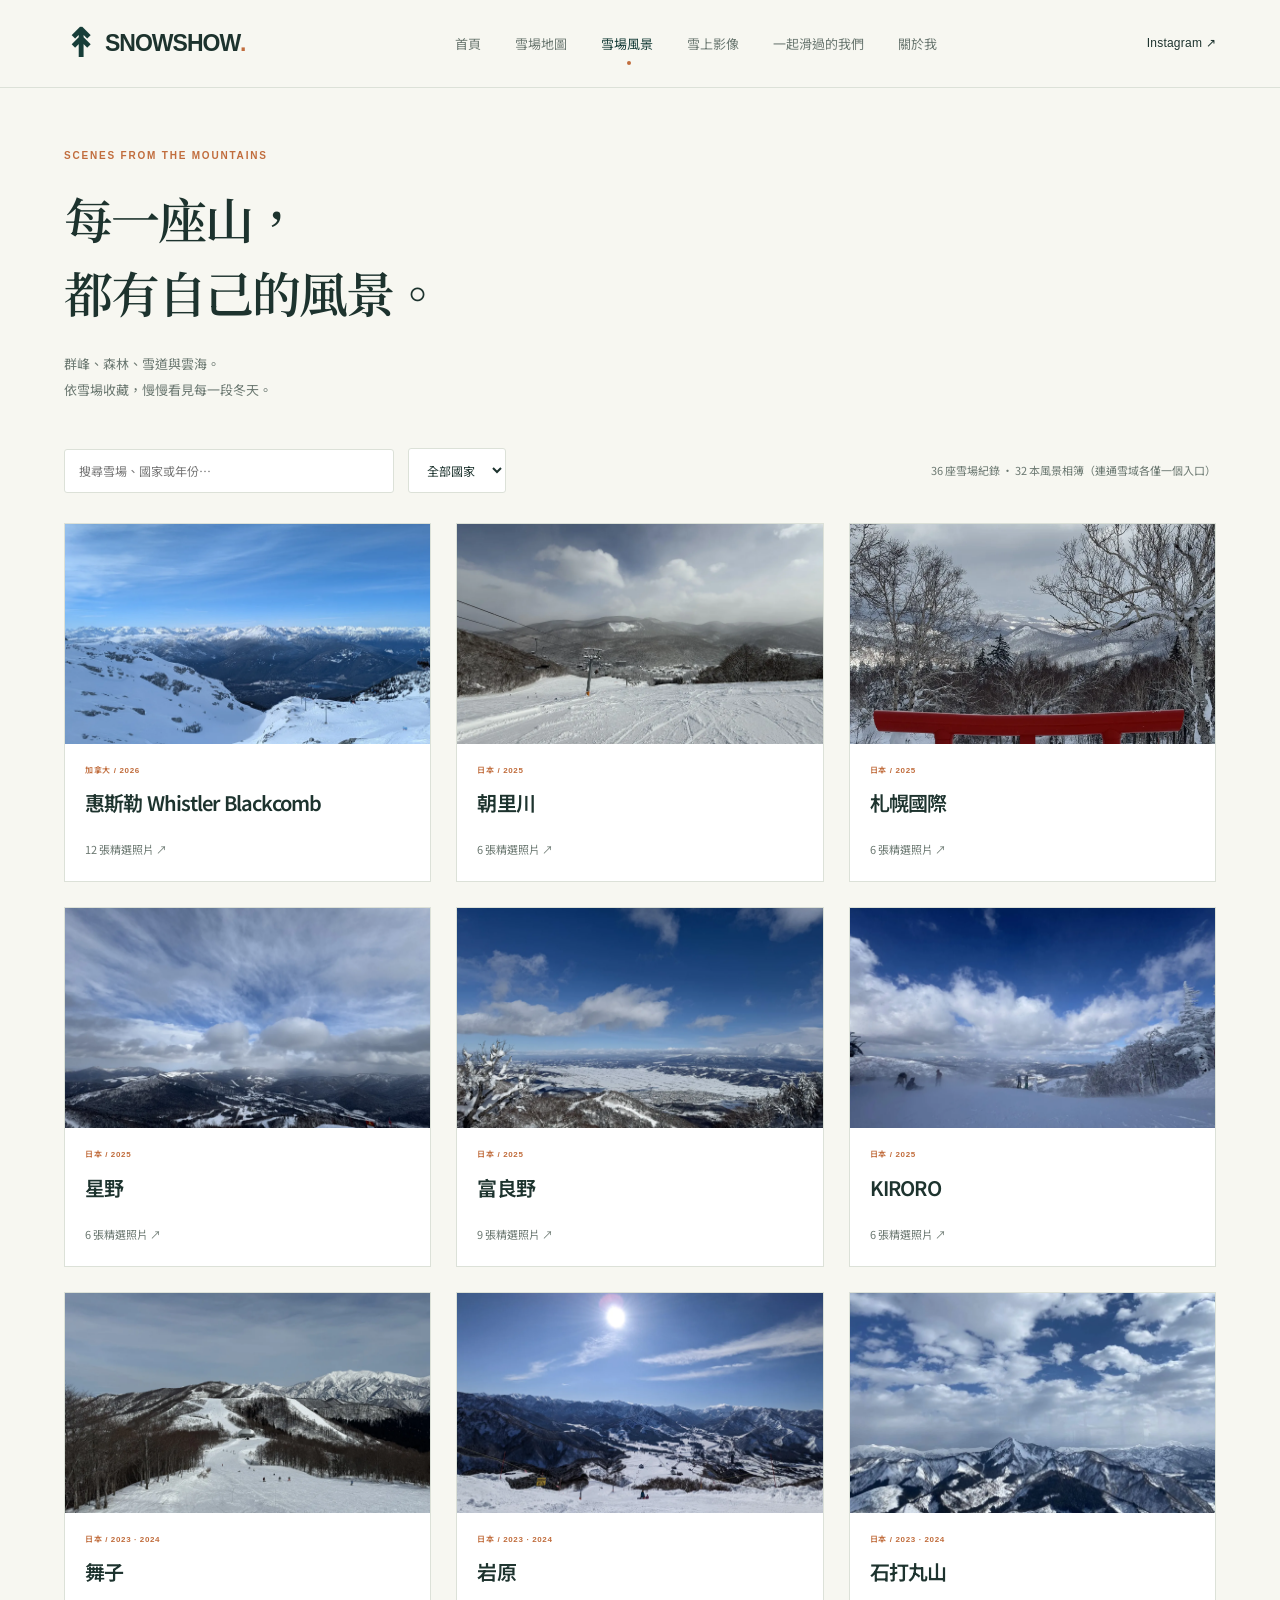
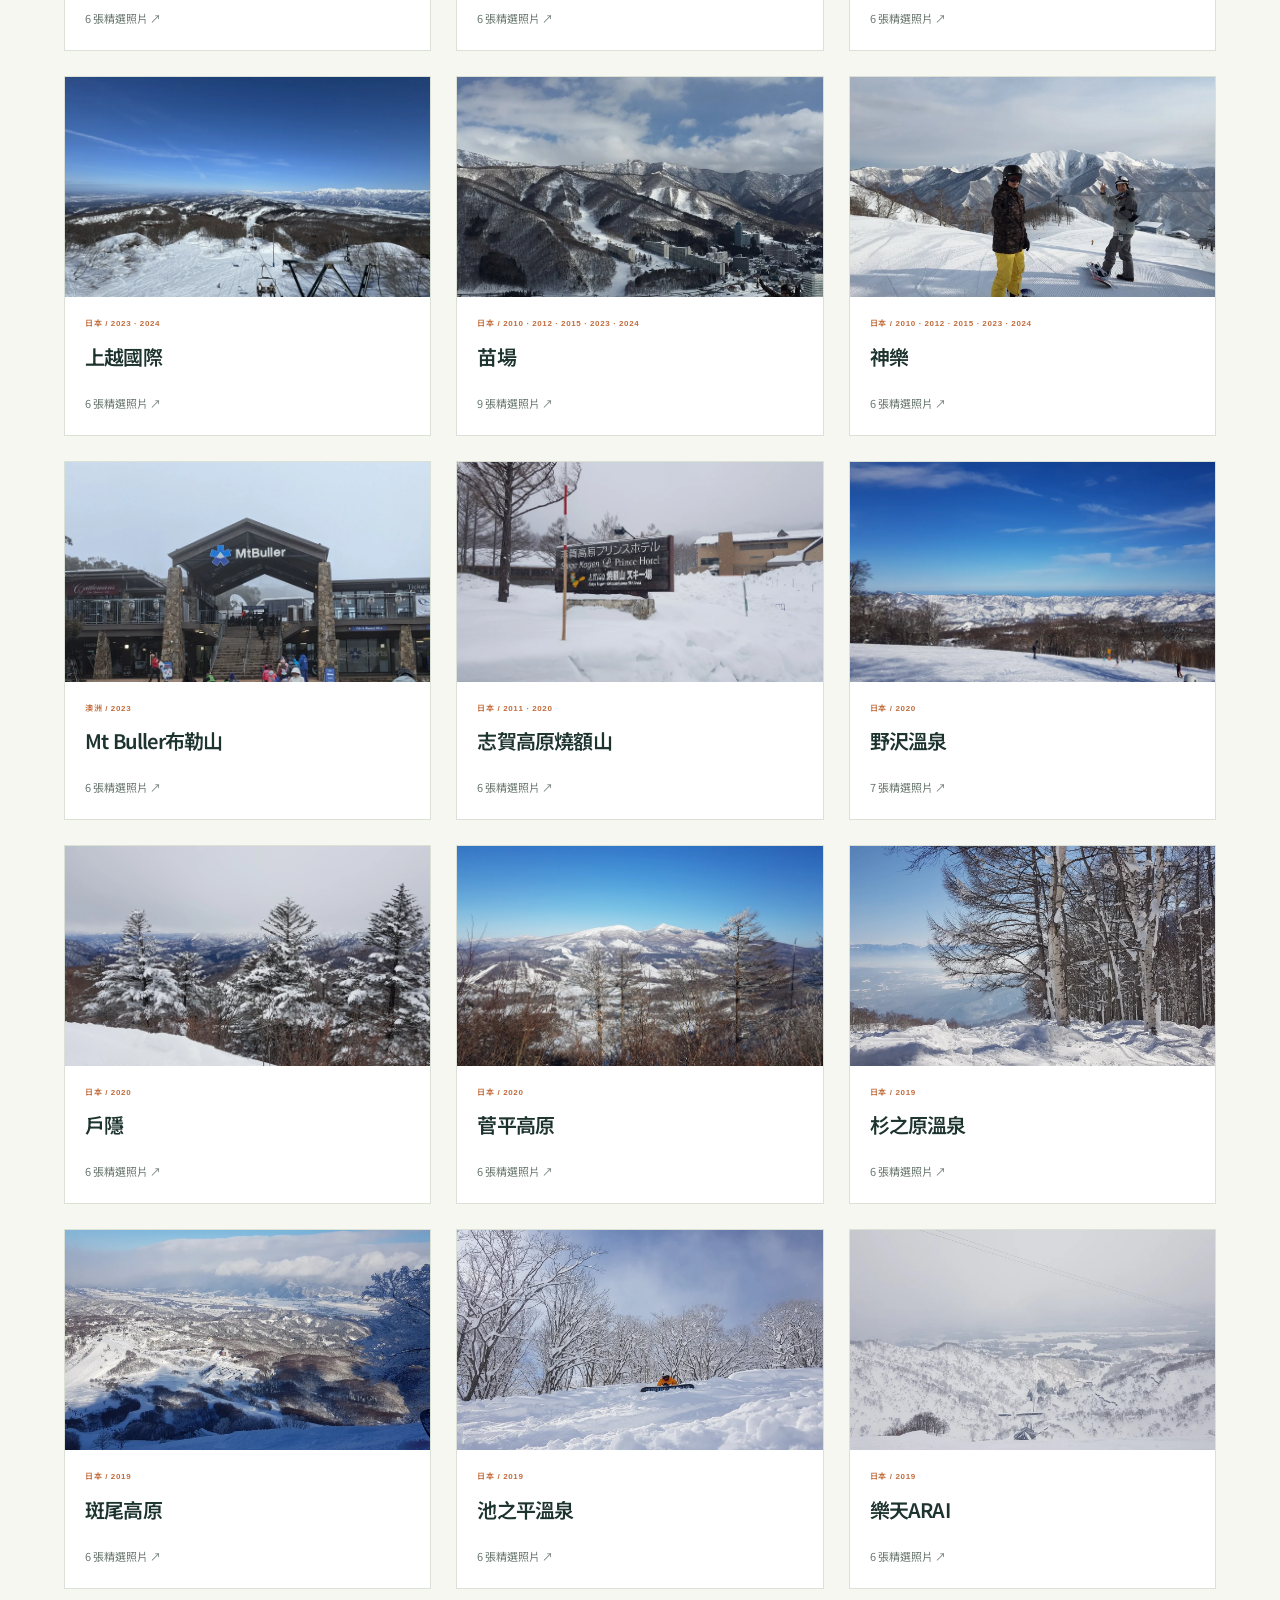
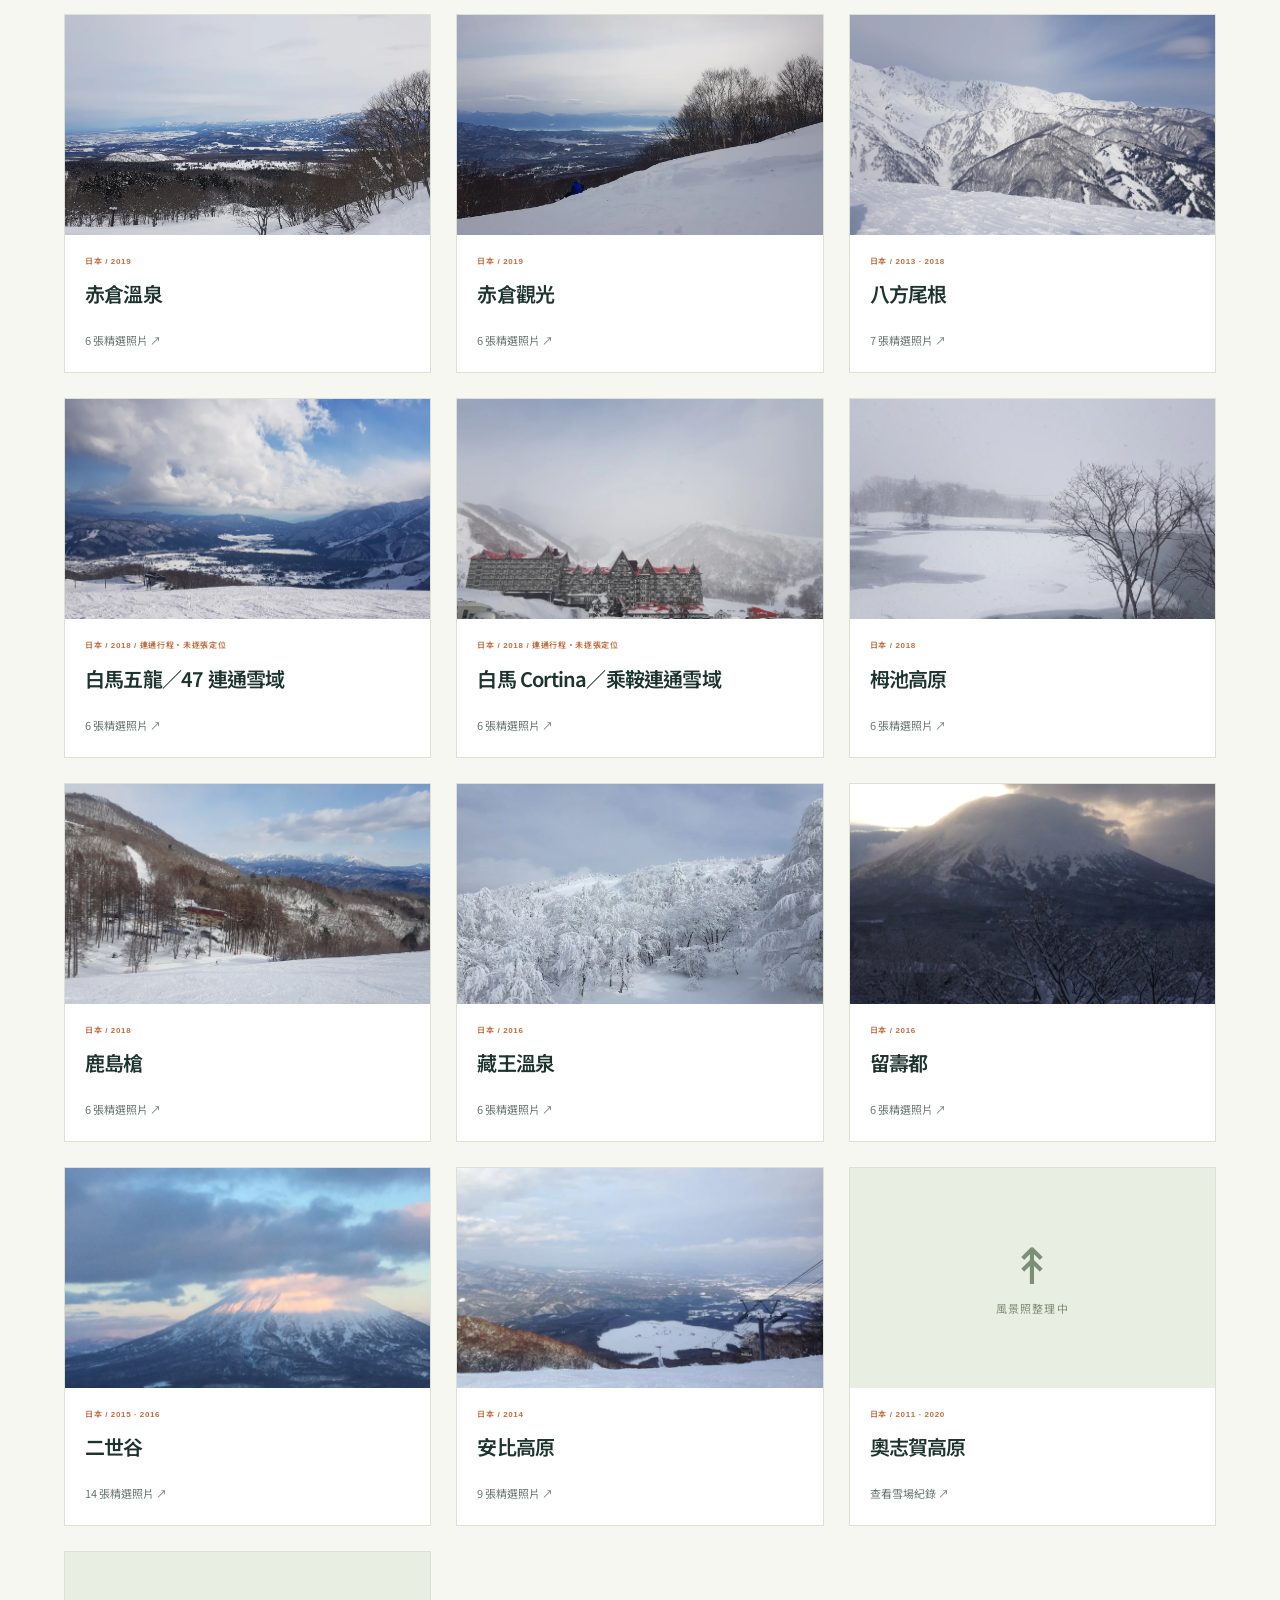
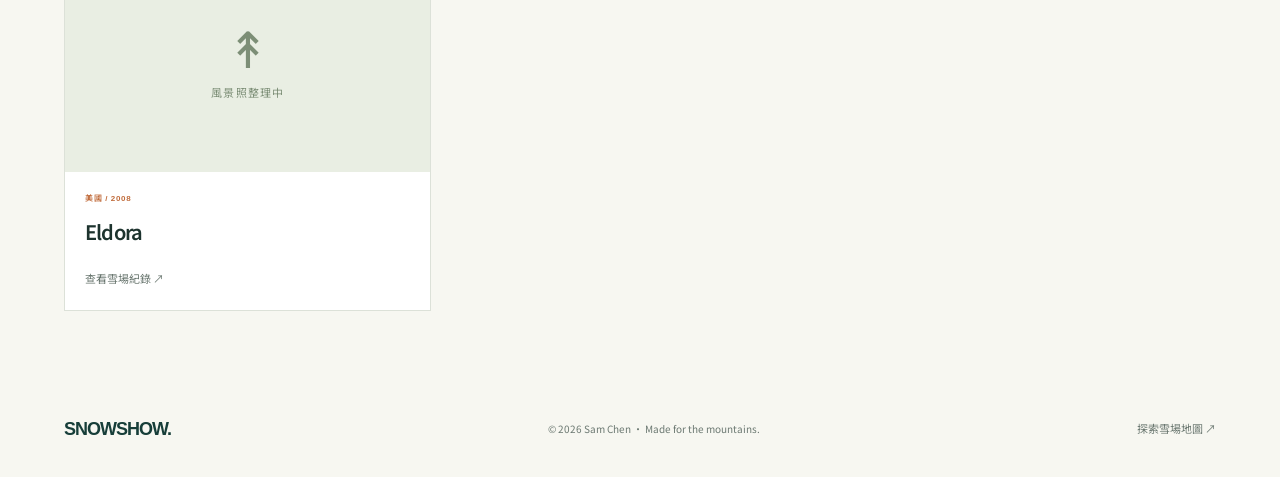
<file: resort.html>
<!doctype html>
<html lang="zh-Hant">
  <head>
    <meta charset="utf-8" />
    <meta name="viewport" content="width=device-width, initial-scale=1" />
    <meta
      name="description"
      content="SnowShow 雪場風景集，依雪場收藏群峰、森林、雪道與雲海。"
    />
    <meta name="theme-color" content="#173e39" />
    <title>雪場風景 — SnowShow</title>
    <link rel="stylesheet" href="assets/css/site.css" />
    <script src="assets/js/resorts.js" defer></script>
    <script src="assets/js/site.js" defer></script>
    <script src="assets/js/resort-gallery.js" defer></script>
    <script src="video.js" defer></script>
  </head>
  <body>
    <a class="skip-link" href="#main">跳到主要內容</a>
    <header class="site-header">
      <a class="brand" href="index.html" aria-label="SnowShow 首頁"
        ><span class="brand-mark" aria-hidden="true">↟</span> SNOWSHOW<span
          class="brand-dot"
          >.</span
        ></a
      >
      <nav class="site-nav" aria-label="主要導覽">
        <a href="index.html">首頁</a><a href="snowmap.html">雪場地圖</a
        ><a href="resort.html" aria-current="page">雪場風景</a
        ><a href="video.html">雪上影像</a><a href="companions.html">一起滑過的我們</a><a href="index.html#about">關於我</a>
      </nav>
      <a
        class="header-social"
        href="https://www.instagram.com/yirong310/"
        target="_blank"
        rel="noopener noreferrer"
        >Instagram ↗</a
      >
    </header>
    <main id="main" class="scenery-main">
      <div class="page-intro">
        <p class="eyebrow" id="scenery-eyebrow">SCENES FROM THE MOUNTAINS</p>
        <h1 id="scenery-title">每一座山，<br />都有自己的風景。</h1>
        <p id="scenery-description">
          群峰、森林、雪道與雲海。<br />依雪場收藏，慢慢看見每一段冬天。
        </p>
      </div>
      <section id="catalog" aria-label="雪場風景相簿">
        <div class="scenery-toolbar">
          <label for="scenery-search" class="sr-only">搜尋雪場</label
          ><input
            id="scenery-search"
            type="search"
            placeholder="搜尋雪場、國家或年份…"
          /><label for="scenery-country" class="sr-only">選擇國家</label
          ><select id="scenery-country">
            <option value="全部">全部國家</option>
            <option>日本</option>
            <option>加拿大</option>
            <option>美國</option>
            <option>澳洲</option></select
          ><span id="scenery-count" role="status"></span>
        </div>
        <div class="resort-catalog" id="resort-catalog"></div>
        <p class="scenery-empty" id="catalog-empty" hidden>
          沒有符合的雪場，試試其他名稱或國家。
        </p>
      </section>
      <section id="resort-detail" aria-label="雪場風景照片" hidden>
        <div class="detail-links">
          <a href="resort.html">← 所有雪場</a
          ><a id="detail-map-link" href="snowmap.html">在地圖上查看 ↗</a>
        </div>
        <div class="scenery-detail-grid" id="scenery-photos"></div>
        <section
          class="resort-films-collection"
          id="resort-films-section"
          hidden
          aria-labelledby="resort-clips-title"
        >
          <div class="section-heading">
            <div>
              <p class="eyebrow">SNOW IN MOTION / SHORT FILM</p>
              <h2 id="resort-clips-title">把這座山，再看一次。</h2>
            </div>
            <a class="small-note" href="video.html">全部雪場短片 ↗</a>
          </div>
          <div class="video-grid" id="resort-film-players"></div>
        </section>
        <div class="scenery-pending" id="scenery-pending" hidden>
          <span aria-hidden="true">↟</span>
          <h2>這座山的風景，正在整理。</h2>
          <p>雪場紀錄已保留，風景相簿將陸續補上。</p>
          <a href="resort.html" class="button button-dark">瀏覽其他雪場 ↗</a>
        </div>
      </section>
      <noscript><p>請啟用 JavaScript 瀏覽依雪場分類的風景相簿。</p></noscript>
    </main>
    <footer class="site-footer">
      <a class="brand" href="index.html">SNOWSHOW.</a
      ><span
        >© <span data-year>2026</span> Sam Chen · Made for the mountains.</span
      ><a href="snowmap.html">探索雪場地圖 ↗</a>
    </footer>
    <dialog class="lightbox" aria-label="照片檢視器">
      <button class="lightbox-close" type="button" aria-label="關閉照片">
        ✕</button
      ><img alt="" />
      <p class="lightbox-caption"></p>
    </dialog>
  </body>
</html>
</file>
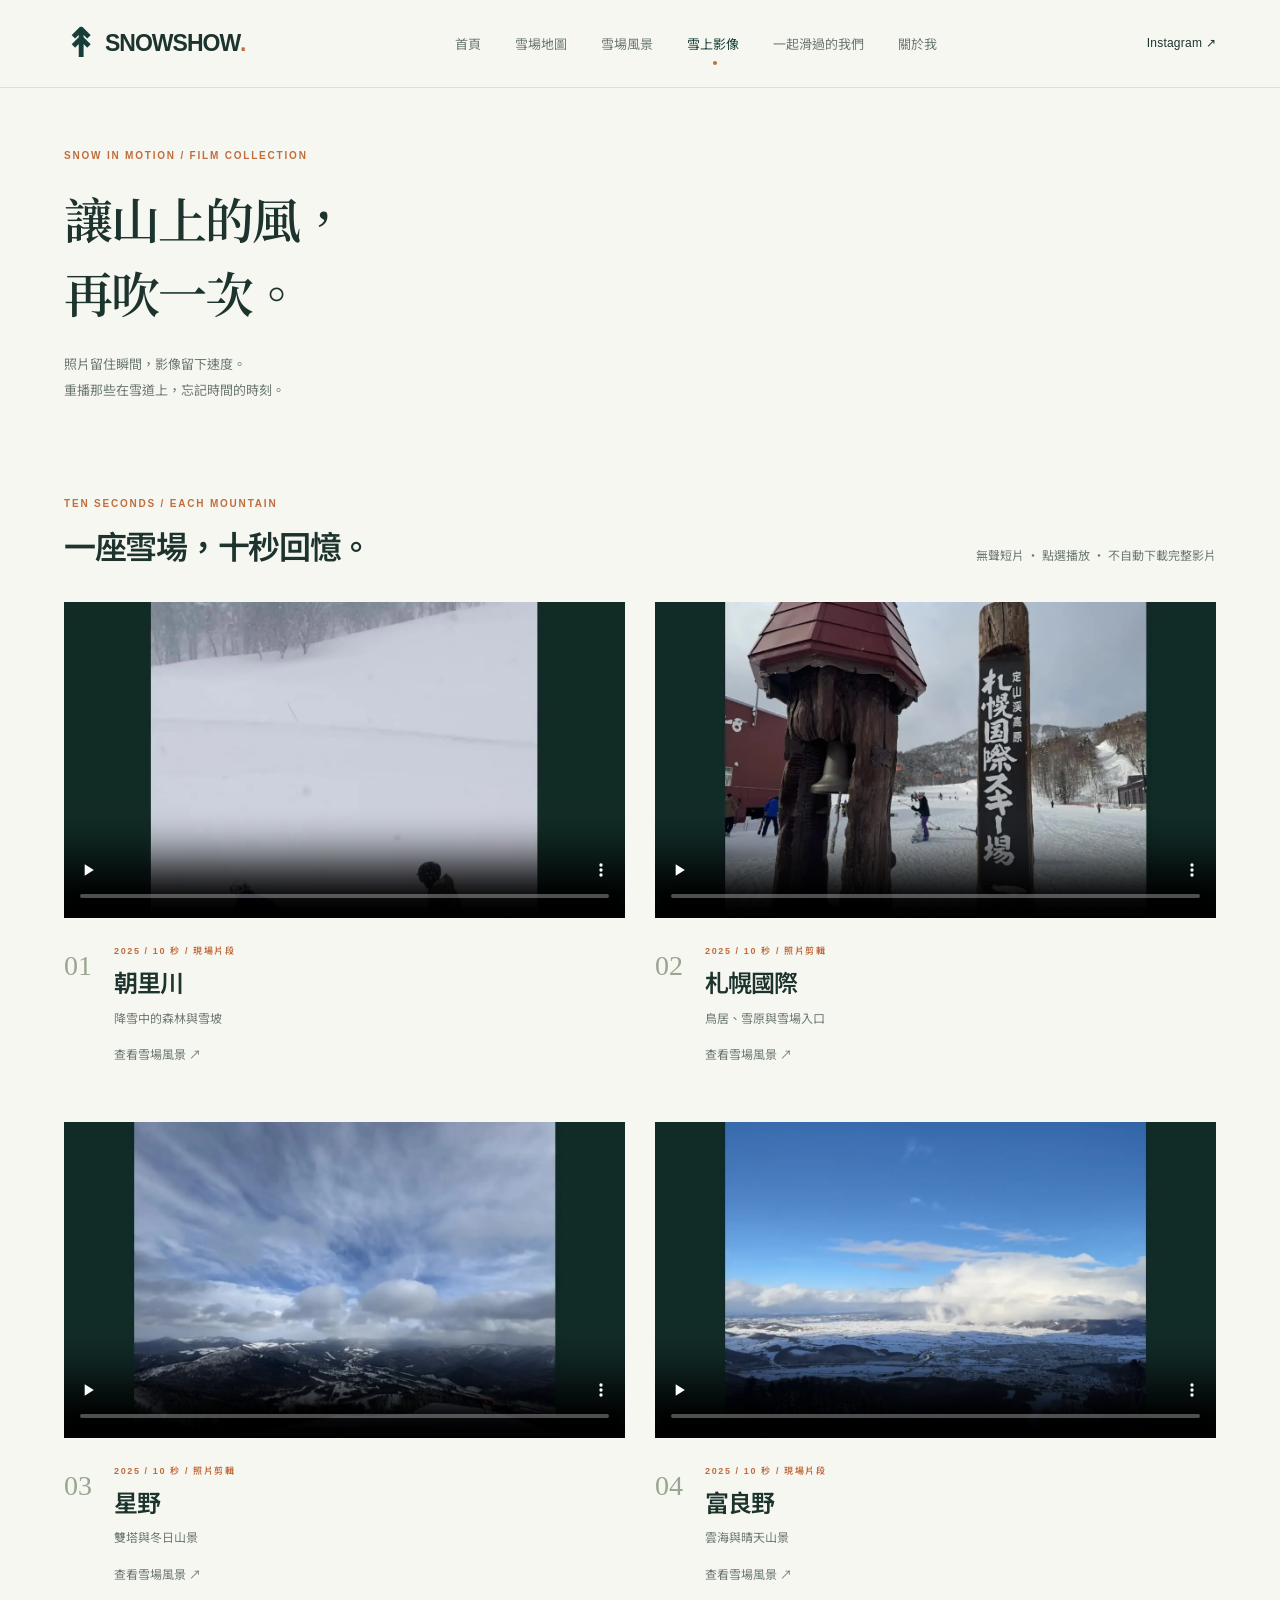
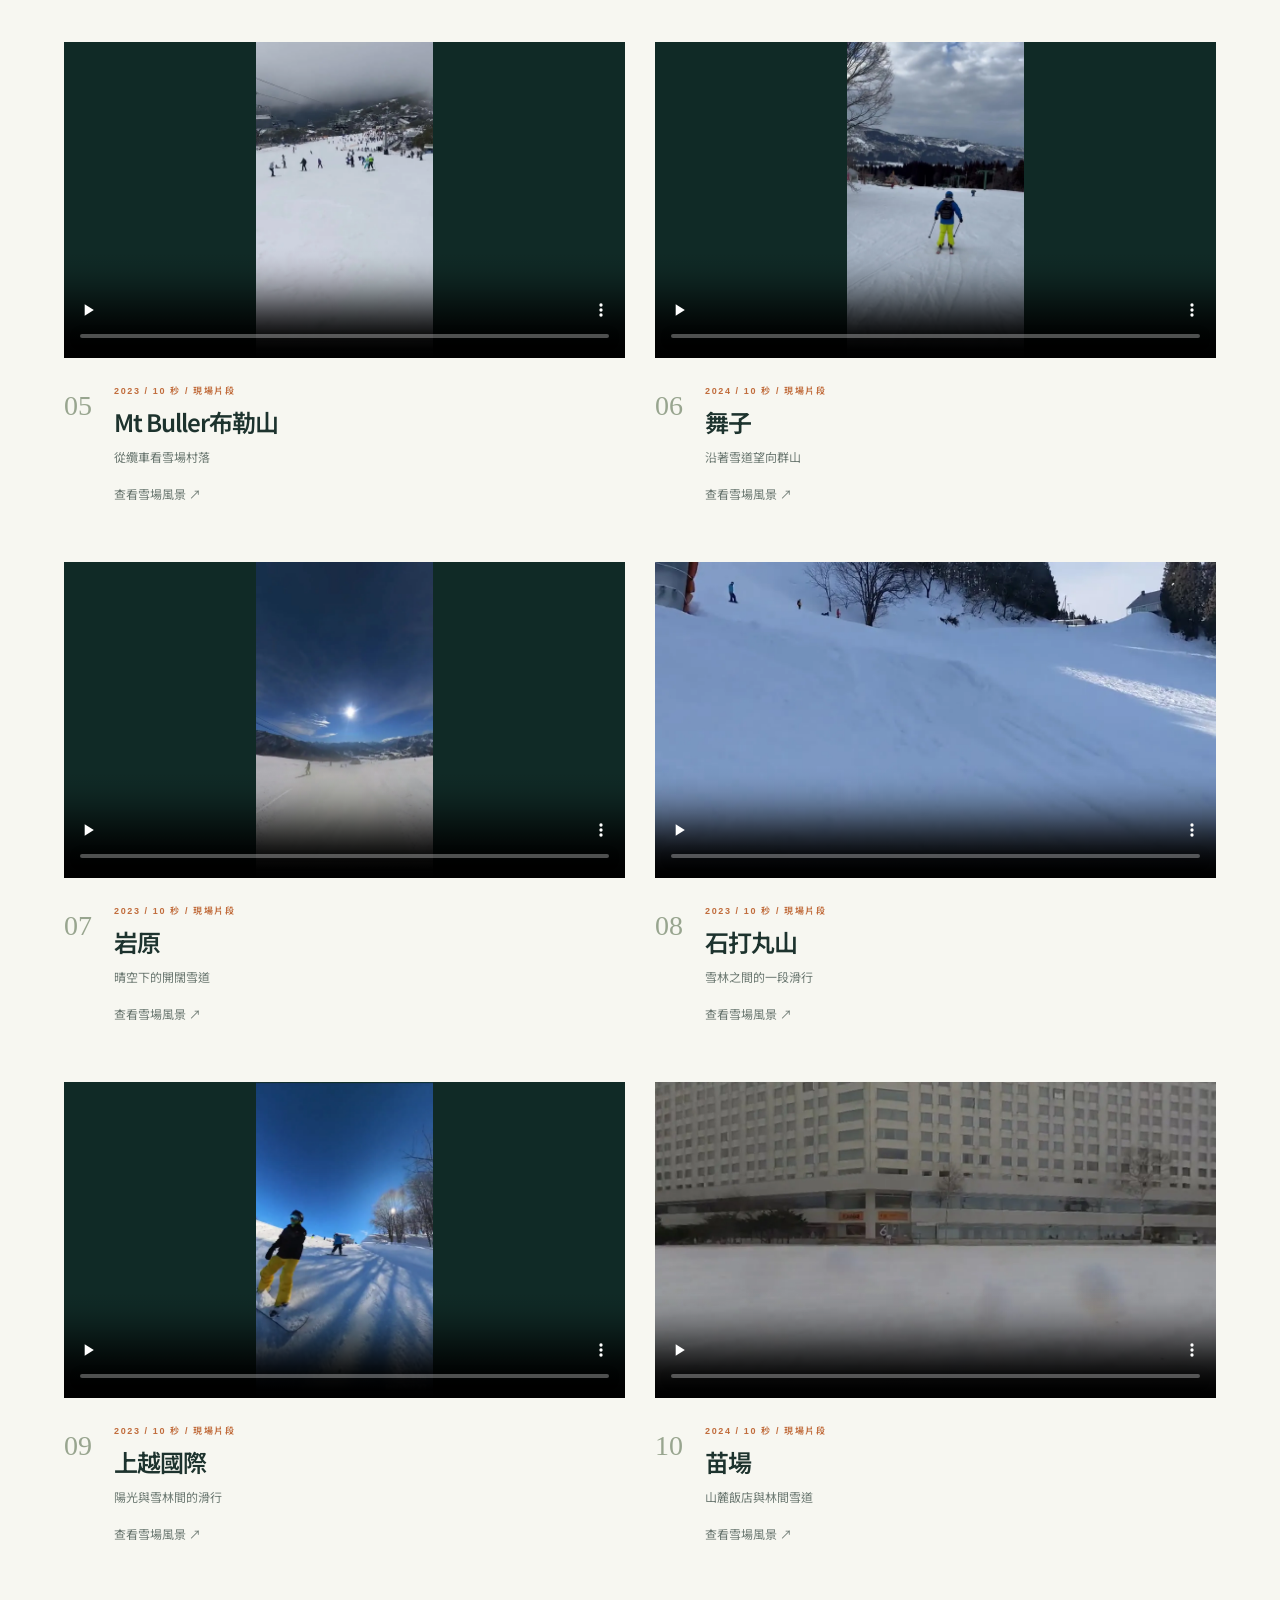
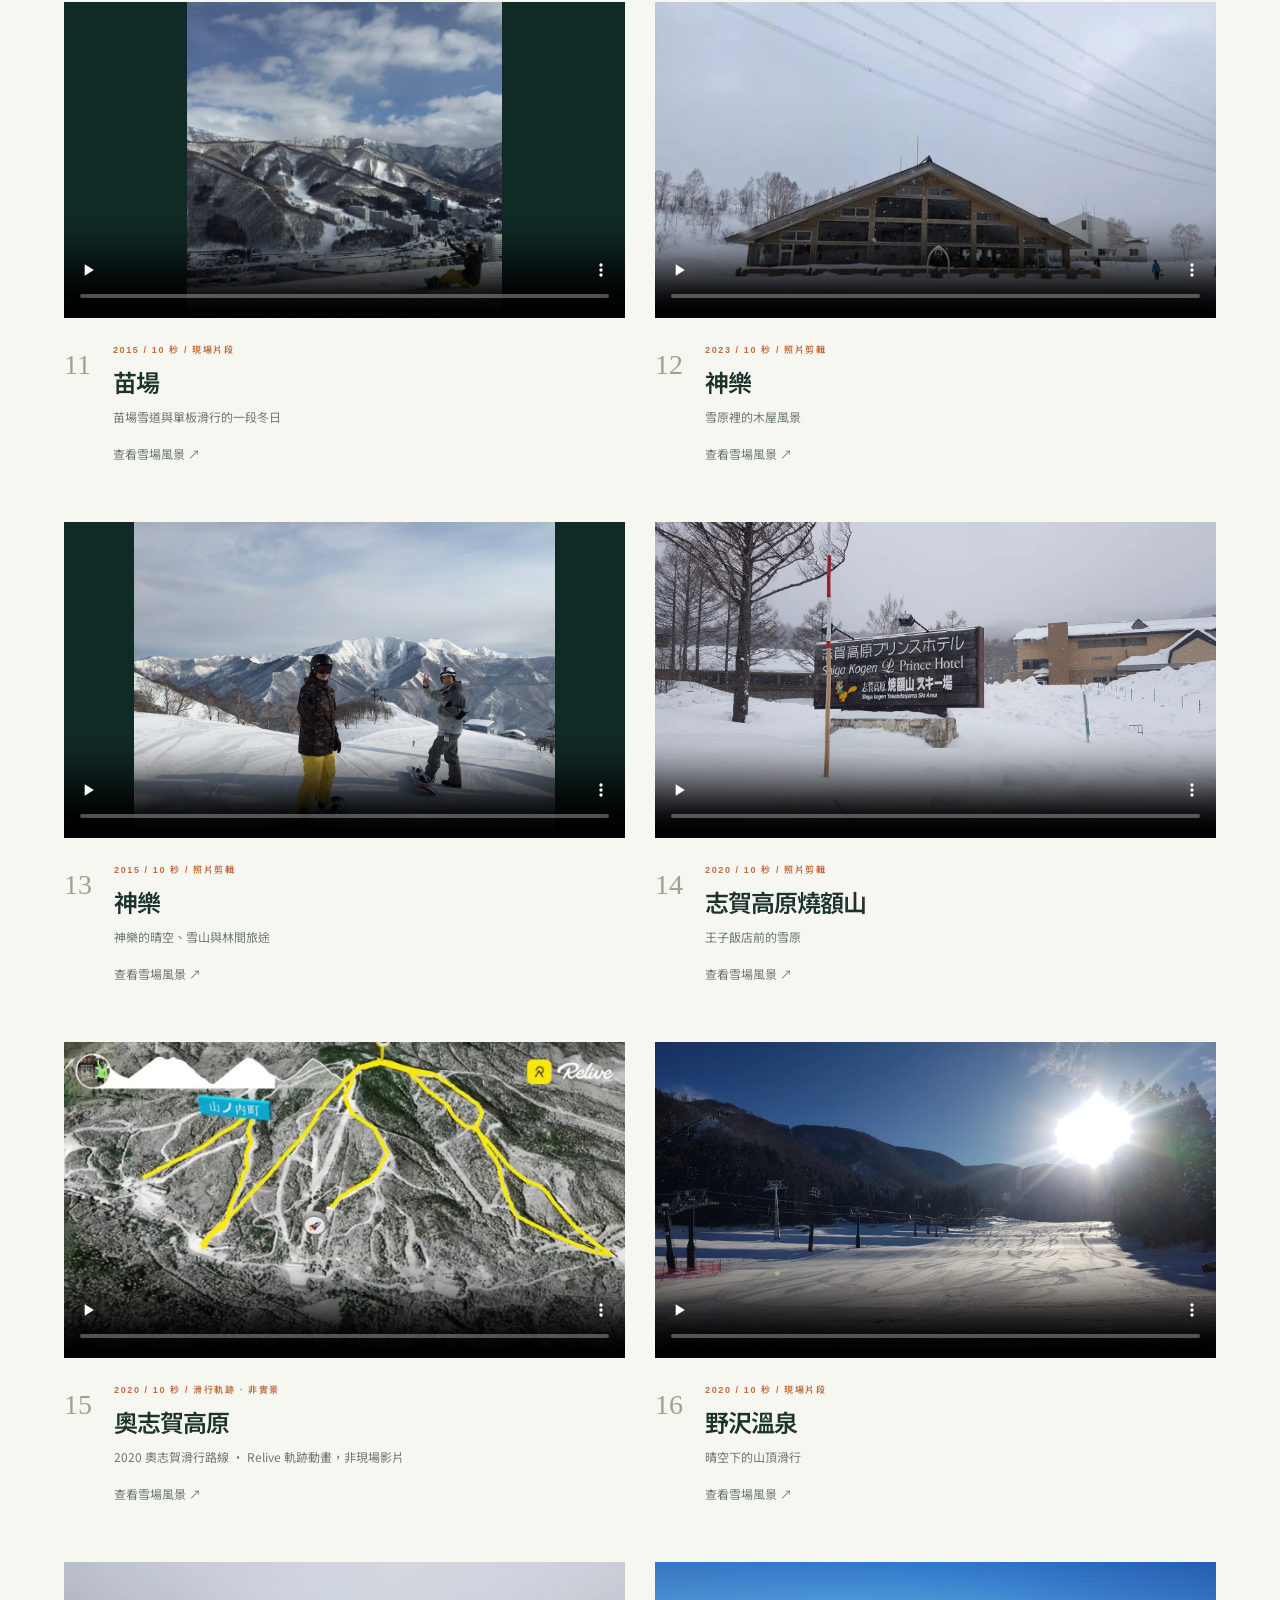
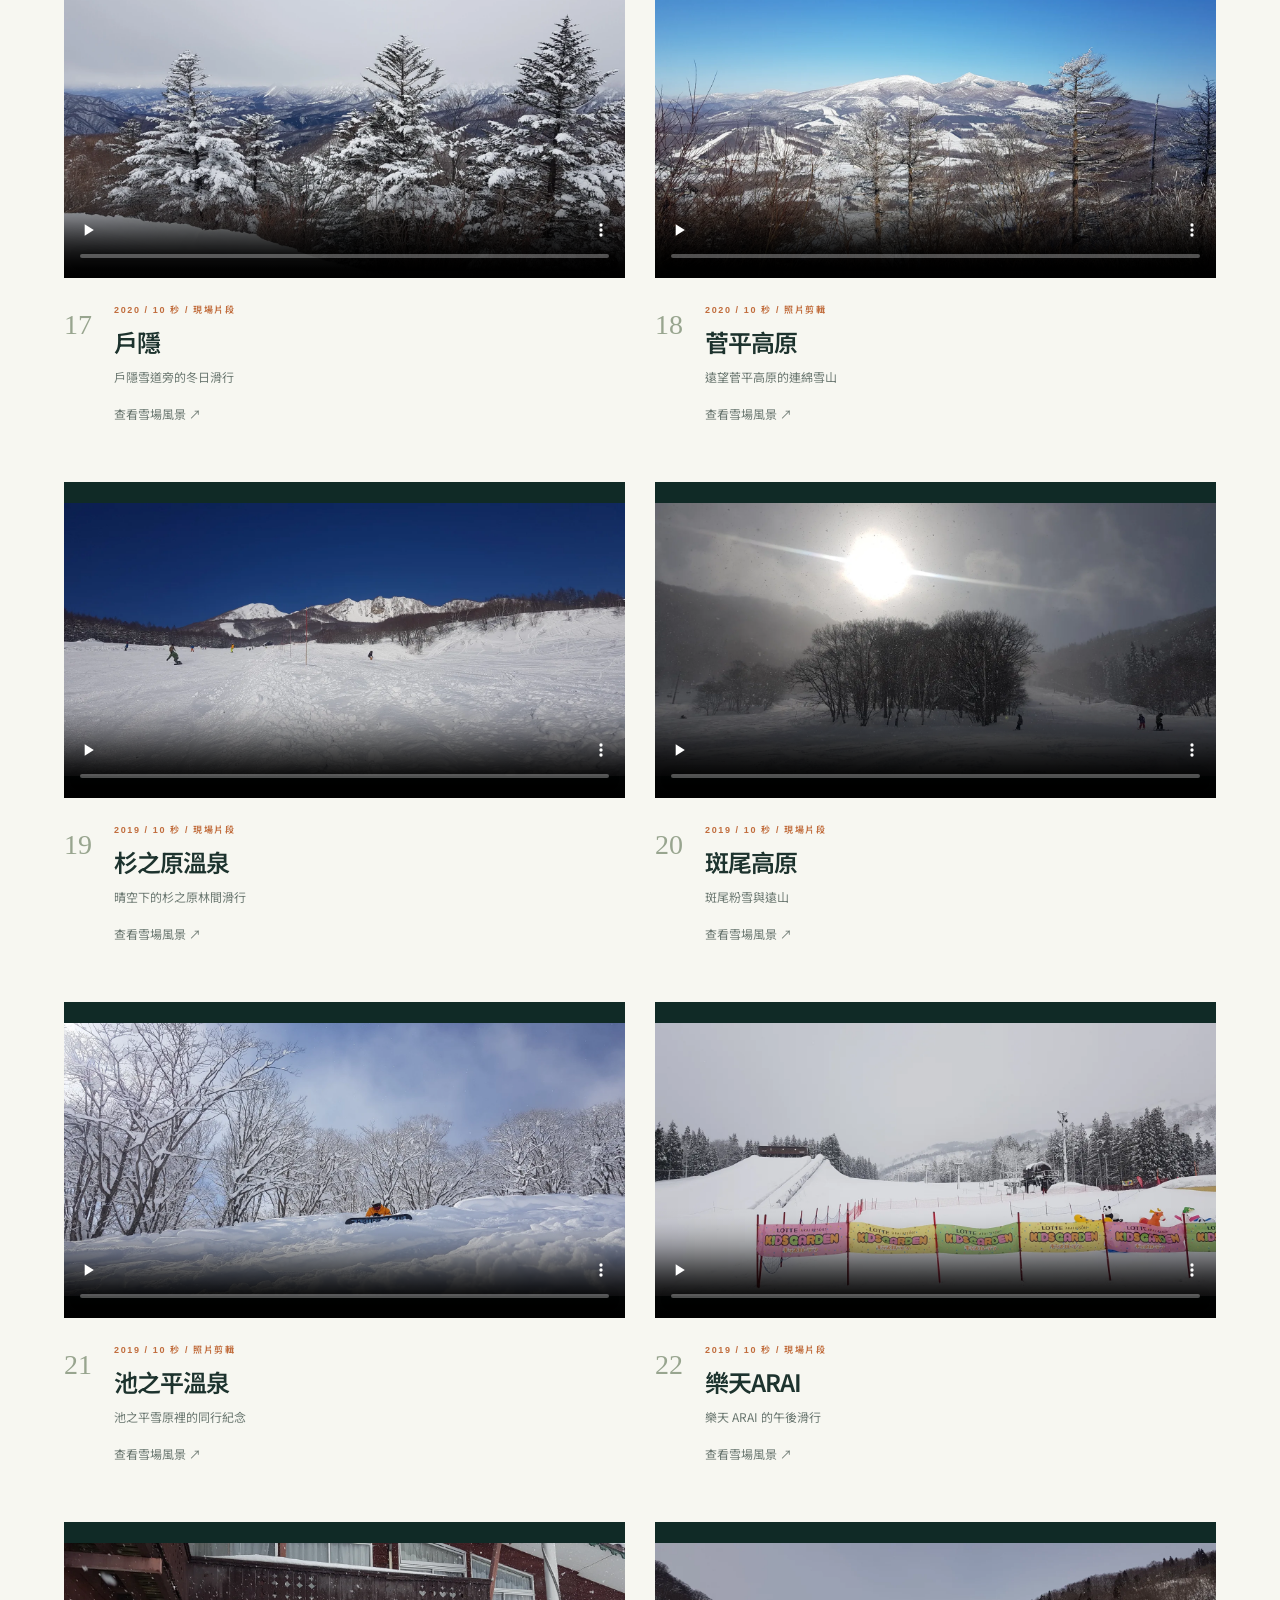
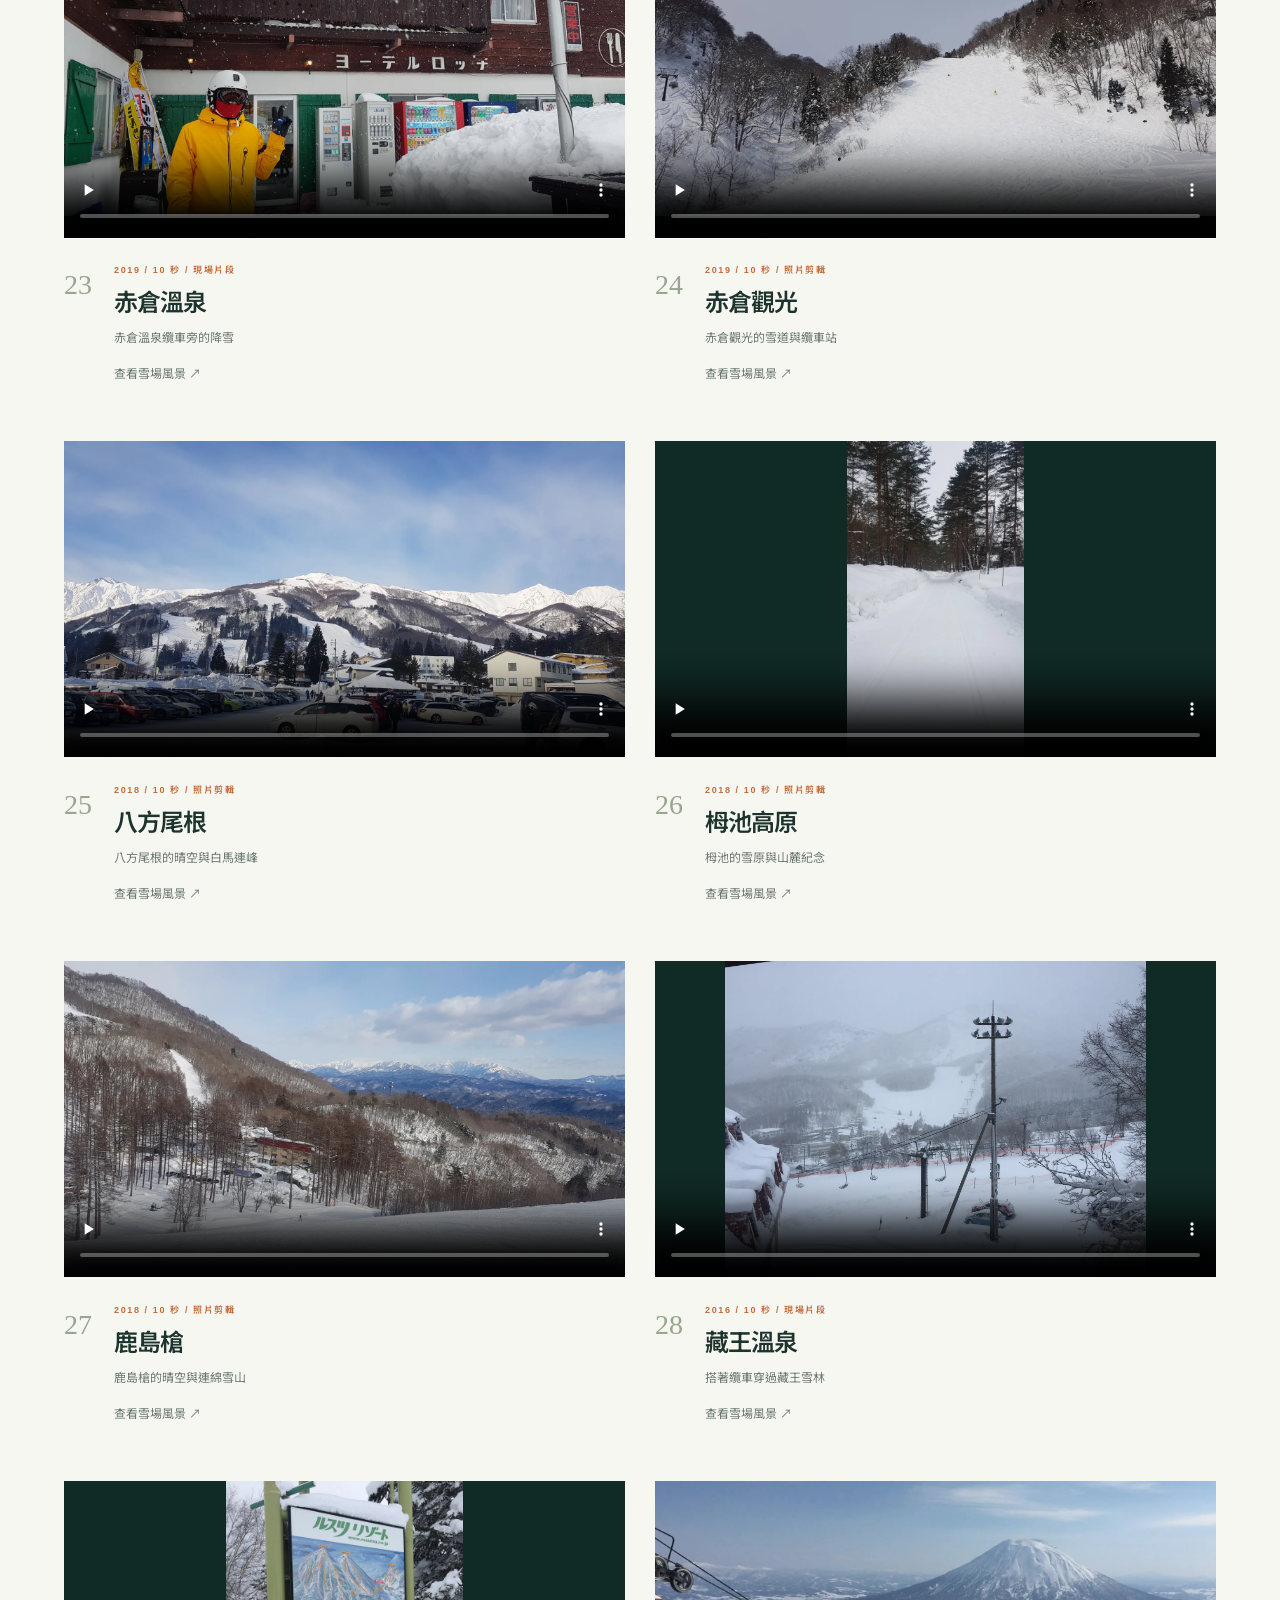
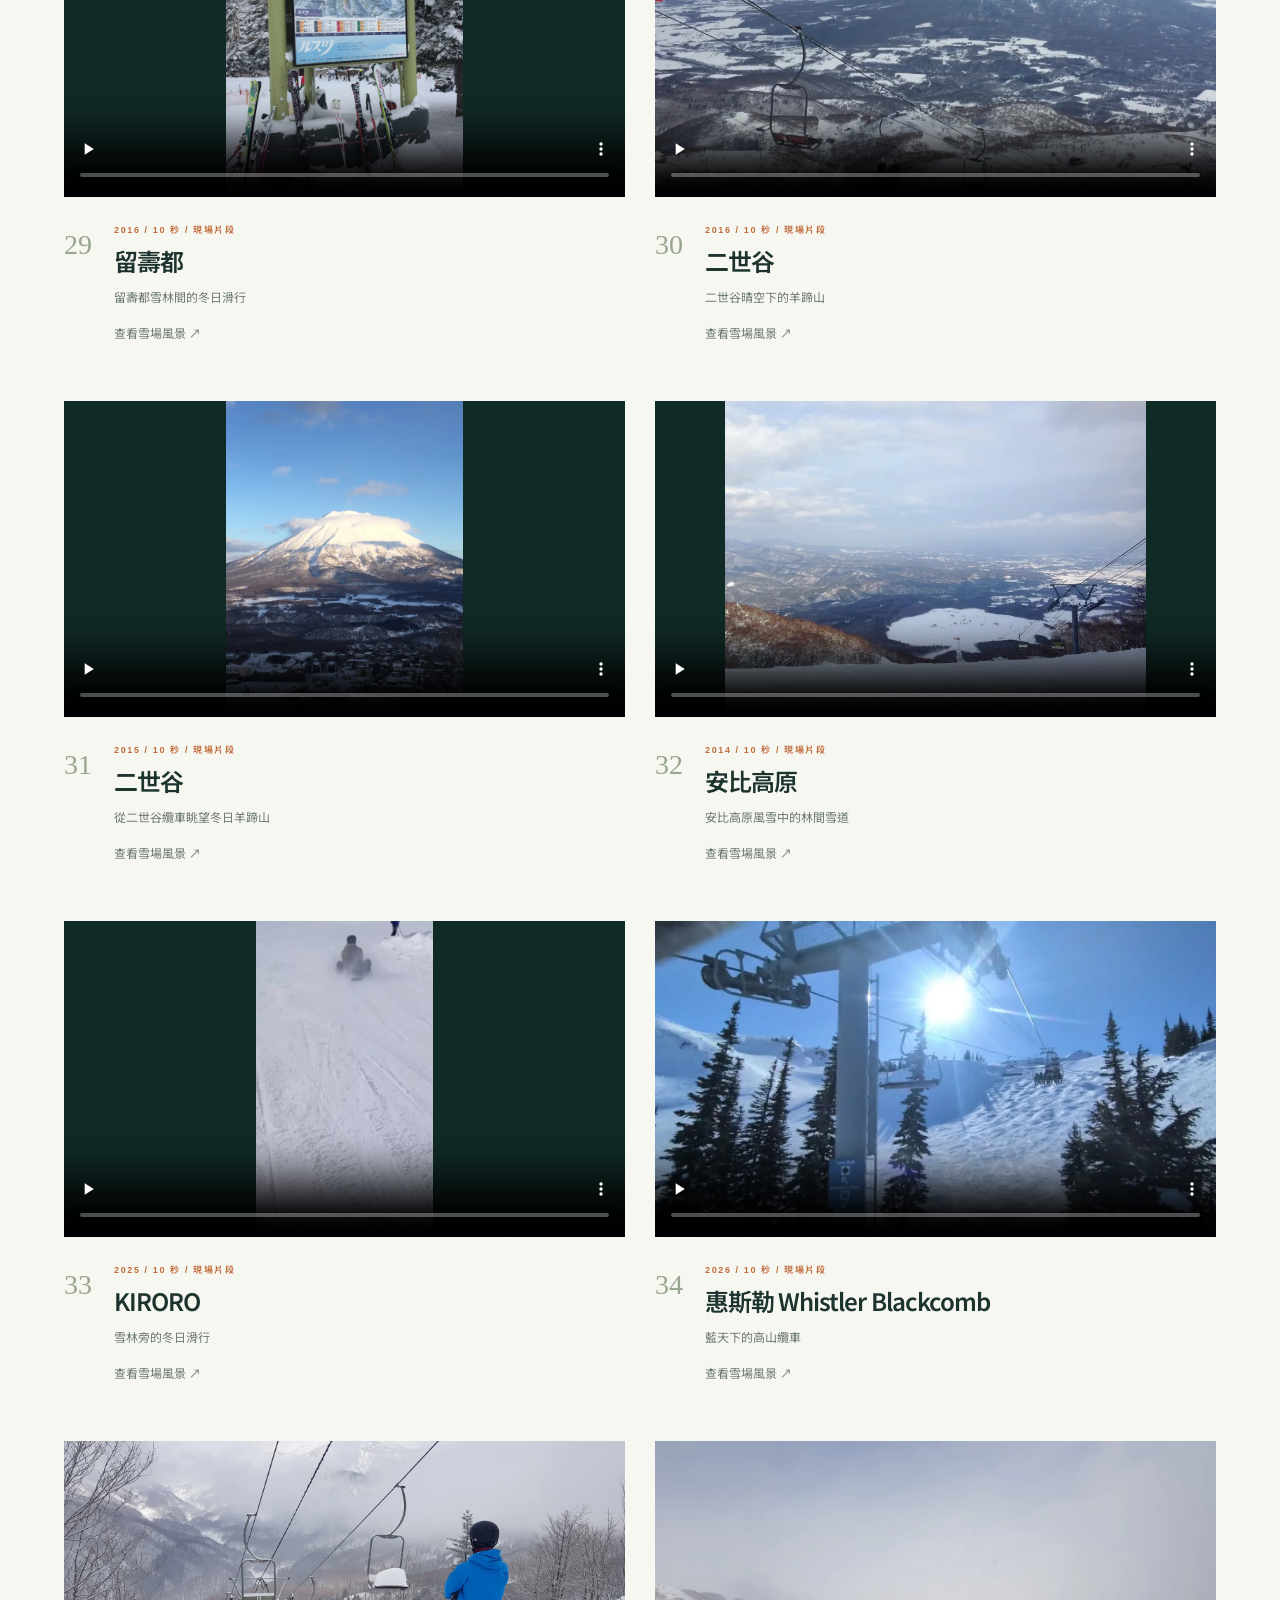
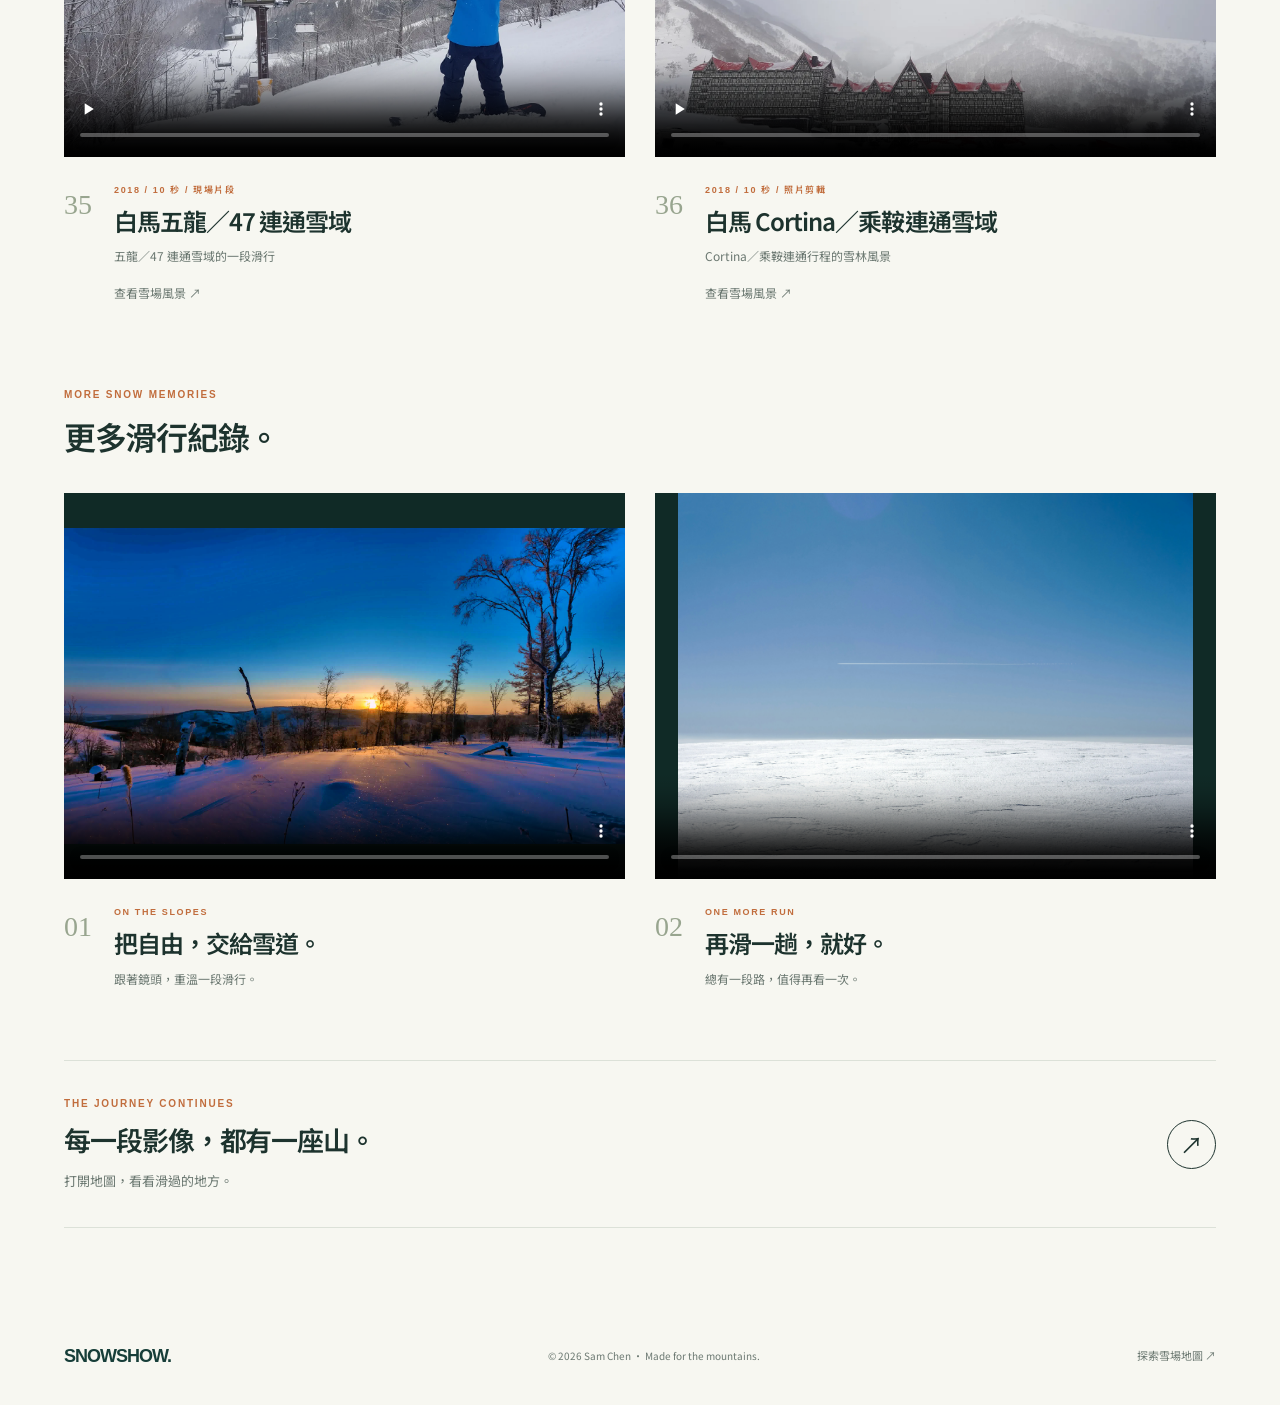
<file: video.html>
<!doctype html>
<html lang="zh-Hant">
  <head>
    <meta charset="utf-8" />
    <meta name="viewport" content="width=device-width, initial-scale=1" />
    <meta
      name="description"
      content="Sam Chen 的雪上影像，重溫單板滑雪的每一段滑行。"
    />
    <meta name="theme-color" content="#173e39" />
    <title>雪上影像 — SnowShow</title>
    <link rel="stylesheet" href="assets/css/site.css" />
    <script src="assets/js/site.js" defer></script>
    <script src="assets/js/resorts.js" defer></script>
    <script src="video.js" defer></script>
  </head>
  <body>
    <a class="skip-link" href="#main">跳到主要內容</a>
    <header class="site-header">
      <a class="brand" href="index.html" aria-label="SnowShow 首頁"
        ><span class="brand-mark" aria-hidden="true">↟</span> SNOWSHOW<span
          class="brand-dot"
          >.</span
        ></a
      >
      <nav class="site-nav" aria-label="主要導覽">
        <a href="index.html">首頁</a><a href="snowmap.html">雪場地圖</a
        ><a href="resort.html">雪場風景</a
        ><a href="video.html" aria-current="page">雪上影像</a
        ><a href="companions.html">一起滑過的我們</a><a href="index.html#about">關於我</a>
      </nav>
      <a
        class="header-social"
        href="https://www.instagram.com/yirong310/"
        target="_blank"
        rel="noopener noreferrer"
        >Instagram ↗</a
      >
    </header>
    <main id="main" class="video-main">
      <div class="page-intro">
        <p class="eyebrow">SNOW IN MOTION / FILM COLLECTION</p>
        <h1>讓山上的風，<br />再吹一次。</h1>
        <p>
          照片留住瞬間，影像留下速度。<br />重播那些在雪道上，忘記時間的時刻。
        </p>
      </div>
      <section
        class="resort-films-collection"
        aria-labelledby="resort-films-title"
      >
        <div class="section-heading">
          <div>
            <p class="eyebrow">TEN SECONDS / EACH MOUNTAIN</p>
            <h2 id="resort-films-title">一座雪場，十秒回憶。</h2>
          </div>
          <p class="small-note">無聲短片 · 點選播放 · 不自動下載完整影片</p>
        </div>
        <div class="video-grid" id="resort-films"></div>
      </section>
      <div class="section-heading archive-films-heading">
        <div>
          <p class="eyebrow">MORE SNOW MEMORIES</p>
          <h2>更多滑行紀錄。</h2>
        </div>
      </div>
      <div class="video-grid" id="archive-films">
        <article class="film-card">
          <div class="film-player">
            <video
              id="myVideo"
              controls
              playsinline
              preload="none"
              poster="assets/css/images/bg.jpg"
              aria-label="雪上滑行影像一"
            >
              <source src="video/video.mp4" type="video/mp4" />
              你的瀏覽器不支援影片播放。
            </video>
          </div>
          <div class="film-meta">
            <span class="film-number">01</span>
            <div>
              <p class="eyebrow">ON THE SLOPES</p>
              <h2>把自由，交給雪道。</h2>
              <p>跟著鏡頭，重溫一段滑行。</p>
            </div>
          </div>
          <p class="video-error" hidden>
            影片暫時無法載入，請稍後再試，或<a href="video/video.mp4"
              >直接開啟影片</a
            >。
          </p>
        </article>
        <article class="film-card">
          <div class="film-player">
            <video
              id="myVideo1"
              controls
              playsinline
              preload="none"
              poster="assets/css/images/bg2.jpg"
              aria-label="雪上滑行影像二"
            >
              <source src="video/video1.mp4" type="video/mp4" />
              你的瀏覽器不支援影片播放。
            </video>
          </div>
          <div class="film-meta">
            <span class="film-number">02</span>
            <div>
              <p class="eyebrow">ONE MORE RUN</p>
              <h2>再滑一趟，就好。</h2>
              <p>總有一段路，值得再看一次。</p>
            </div>
          </div>
          <p class="video-error" hidden>
            影片暫時無法載入，請稍後再試，或<a href="video/video1.mp4"
              >直接開啟影片</a
            >。
          </p>
        </article>
      </div>
      <a class="map-invitation" href="snowmap.html"
        ><div>
          <p class="eyebrow">THE JOURNEY CONTINUES</p>
          <h2>每一段影像，都有一座山。</h2>
          <p>打開地圖，看看滑過的地方。</p>
        </div>
        <span class="round-arrow" aria-hidden="true">↗</span></a
      >
    </main>
    <footer class="site-footer">
      <a class="brand" href="index.html">SNOWSHOW.</a
      ><span
        >© <span data-year>2026</span> Sam Chen · Made for the mountains.</span
      ><a href="snowmap.html">探索雪場地圖 ↗</a>
    </footer>
  </body>
</html>
</file>
<file: assets/css/site.css>
@import url("https://fonts.googleapis.com/css2?family=Noto+Sans+TC:wght@400;500;600;700;800&family=Noto+Serif+TC:wght@600;700&display=swap");
.sr-only {
  position: absolute;
  width: 1px;
  height: 1px;
  overflow: hidden;
  clip: rect(0, 0, 0, 0);
  white-space: nowrap;
}
.scenery-main {
  max-width: 1440px;
  margin: auto;
  padding: 0 5% 70px;
}
.scenery-main .page-intro h1 {
  overflow-wrap: anywhere;
}
.scenery-toolbar {
  display: flex;
  align-items: center;
  gap: 14px;
  flex-wrap: wrap;
  margin-bottom: 30px;
}
.scenery-toolbar input,
.scenery-toolbar select {
  padding: 12px 14px;
  background: white;
  border: 1px solid var(--line);
  font: 12px var(--sans);
  color: var(--ink);
  min-height: 44px;
  border-radius: 3px;
}
.scenery-toolbar input {
  width: 330px;
  max-width: 100%;
}
.scenery-toolbar > span {
  font-size: 11px;
  color: var(--muted);
  margin-left: auto;
}
.resort-catalog {
  display: grid;
  grid-template-columns: repeat(3, minmax(0, 1fr));
  gap: 25px;
}
.scenery-card {
  background: white;
  border: 1px solid var(--line);
  overflow: hidden;
  min-width: 0;
}
.scenery-card > img {
  width: 100%;
  height: 220px;
  object-fit: cover;
  transition: filter 0.2s;
}
.scenery-card:hover > img {
  filter: brightness(1.07);
}
.scenery-placeholder {
  height: 220px;
  display: flex;
  flex-direction: column;
  align-items: center;
  justify-content: center;
  background: #e9eee3;
  color: #7c8e76;
  gap: 12px;
}
.scenery-placeholder > span:first-child {
  font-size: 50px;
  line-height: 1;
}
.scenery-placeholder > span:last-child {
  font-size: 11px;
  letter-spacing: 0.1em;
}
.scenery-card-body {
  padding: 20px;
}
.scenery-card-body .eyebrow {
  font-size: 8px;
  color: var(--orange);
  letter-spacing: 0.08em;
  line-height: 1.8;
}
.scenery-card-body h2 {
  font-size: 20px;
  margin: 10px 0 16px;
  line-height: 1.5;
}
.scenery-card-body > span {
  font-size: 11px;
  color: var(--muted);
}
.detail-links {
  display: flex;
  align-items: center;
  justify-content: space-between;
  gap: 20px;
  border-top: 1px solid var(--line);
  padding: 20px 0 30px;
  font-size: 12px;
}
.scenery-detail-grid {
  display: grid;
  grid-template-columns: repeat(2, minmax(0, 1fr));
  gap: 30px;
}
.scenery-detail-grid figure {
  margin: 0;
  min-width: 0;
}
.scenery-detail-grid img {
  width: 100%;
  height: 330px;
  object-fit: cover;
}
.scenery-detail-grid a {
  display: block;
  cursor: zoom-in;
}
.scenery-detail-grid figcaption {
  font-size: 12px;
  color: var(--muted);
  padding: 12px 0;
}
.scenery-pending {
  text-align: center;
  padding: 70px 20px;
  background: #eaf0e5;
}
.scenery-pending > span {
  font-size: 65px;
  color: #77906e;
  line-height: 1.4;
}
.scenery-pending h2 {
  font-size: 26px;
  margin: 18px 0 14px;
}
.scenery-pending p {
  font-size: 13px;
  color: var(--muted);
  margin-bottom: 25px;
}
.scenery-empty {
  padding: 50px 0;
  text-align: center;
  color: var(--muted);
  font-size: 13px;
}
.popup-scenery {
  display: block;
  width: 100%;
  height: 120px;
  object-fit: cover;
  border-radius: 3px;
  margin: 12px 0;
}
@media (max-width: 1000px) {
  .resort-catalog {
    grid-template-columns: repeat(2, minmax(0, 1fr));
  }
  .scenery-detail-grid img {
    height: 260px;
  }
}
@media (max-width: 760px) {
  .scenery-main {
    padding: 0 6% 45px;
  }
  .scenery-main .page-intro h1 {
    font-size: 32px;
  }
  .scenery-toolbar {
    gap: 10px;
    margin-bottom: 22px;
  }
  .scenery-toolbar input {
    width: 100%;
    font-size: 16px;
  }
  .scenery-toolbar > span {
    font-size: 10px;
  }
  .resort-catalog {
    grid-template-columns: 1fr;
    gap: 20px;
  }
  .scenery-card > img,
  .scenery-placeholder {
    height: 220px;
  }
  .scenery-detail-grid {
    grid-template-columns: 1fr;
    gap: 20px;
  }
  .scenery-detail-grid img {
    height: auto;
    max-height: 500px;
    object-fit: contain;
  }
  .scenery-detail-grid figcaption {
    font-size: 11px;
  }
  .detail-links {
    font-size: 11px;
  }
  .scenery-pending {
    padding: 40px 20px;
  }
  .scenery-pending h2 {
    font-size: 23px;
  }
  .photo-grid > a:last-child:nth-child(even) {
    grid-column: auto;
  }
  .photo-grid > a:last-child:nth-child(even) img {
    height: 170px;
  }
}
:root {
  --pine: #173e39;
  --ink: #1d332e;
  --muted: #6b7871;
  --paper: #f7f7f1;
  --line: #dce1d8;
  --orange: #c16d3d;
  --pale: #eaf0e6;
  --white: #fff;
  --sans:
    "Noto Sans TC", -apple-system, BlinkMacSystemFont, "Segoe UI", sans-serif;
  --serif: "Noto Serif TC", "Songti TC", serif;
}
* {
  box-sizing: border-box;
}
html {
  scroll-behavior: smooth;
  scroll-padding-top: 100px;
}
body {
  margin: 0;
  background: var(--paper);
  color: var(--ink);
  font-family: var(--sans);
  font-size: 15px;
  line-height: 1.8;
}
a {
  color: inherit;
  text-decoration: none;
}
button,
input {
  font: inherit;
}
button,
a,
input,
video {
  -webkit-tap-highlight-color: transparent;
}
button {
  cursor: pointer;
}
button:disabled {
  cursor: default;
}
a:focus-visible,
button:focus-visible,
input:focus-visible,
video:focus-visible {
  outline: 3px solid var(--orange);
  outline-offset: 5px;
}
img {
  display: block;
  max-width: 100%;
  object-fit: cover;
}
h1,
h2,
h3,
p {
  margin: 0;
}
h1,
h2,
h3 {
  line-height: 1.35;
  font-weight: 600;
  letter-spacing: -0.04em;
}
button {
  color: inherit;
}
::selection {
  background: #d6e1b9;
  color: var(--pine);
}
[hidden] {
  display: none !important;
}
.skip-link {
  position: fixed;
  z-index: 2000;
  top: 8px;
  left: 12px;
  padding: 8px 20px;
  background: white;
  transform: translateY(-180%);
}
.skip-link:focus {
  transform: translateY(0);
}
.site-header {
  height: 88px;
  display: flex;
  align-items: center;
  justify-content: space-between;
  padding: 0 5%;
  gap: 25px;
  border-bottom: 1px solid var(--line);
  background: var(--paper);
  position: relative;
  z-index: 1100;
}
.brand {
  font-family: Arial, sans-serif;
  font-size: 23px;
  font-weight: 800;
  letter-spacing: -1px;
  display: inline-flex;
  align-items: center;
  white-space: nowrap;
}
.brand-mark {
  font-size: 39px;
  line-height: 1;
  margin-right: 9px;
  color: var(--pine);
}
.brand-dot {
  color: var(--orange);
}
.site-nav {
  display: flex;
  gap: 34px;
  align-items: center;
}
.site-nav a {
  font-size: 13px;
  color: var(--muted);
  padding: 30px 0;
  position: relative;
  white-space: nowrap;
}
.site-nav a:hover,
.site-nav a[aria-current] {
  color: var(--pine);
}
.site-nav a[aria-current]::after {
  content: "";
  position: absolute;
  bottom: 20px;
  left: 50%;
  width: 4px;
  height: 4px;
  background: var(--orange);
  border-radius: 50%;
}
.header-social {
  font-family: Arial, sans-serif;
  font-size: 12px;
  letter-spacing: 0.02em;
}
.header-social span {
  margin-left: 12px;
}
.eyebrow {
  font-family: Arial, var(--sans);
  font-size: 10px;
  letter-spacing: 0.18em;
  font-weight: 600;
  line-height: 1.6;
}
.tiny-line {
  display: inline-block;
  width: 25px;
  height: 1px;
  background: #b2c5b2;
  margin: 0 10px 3px 0;
}
.hero {
  display: grid;
  grid-template-columns: 46% 54%;
  min-height: 650px;
}
.hero-copy {
  background: var(--pine);
  color: var(--paper);
  padding: 66px 9% 36px 11%;
  display: flex;
  flex-direction: column;
  justify-content: center;
  position: relative;
  overflow: hidden;
}
.hero-copy::after {
  content: "";
  position: absolute;
  width: 450px;
  height: 450px;
  border: 1px solid #ffffff0d;
  transform: rotate(-30deg);
  border-radius: 45%;
  right: -290px;
  bottom: -90px;
  box-shadow:
    0 0 0 30px #ffffff03,
    0 0 0 60px #ffffff03,
    0 0 0 90px #ffffff03;
  pointer-events: none;
}
.hero-copy > .eyebrow {
  color: #c7d3be;
}
.hero h1 {
  font-size: clamp(42px, 5.3vw, 80px);
  line-height: 1.45;
  letter-spacing: -0.04em;
  margin: 24px 0 19px;
  font-weight: 500;
}
.serif-word {
  font-family: var(--serif);
  color: #dbe4bf;
}
.hero-description {
  font-size: 13px;
  line-height: 2.1;
  color: #d0dcd1;
}
.hero-actions {
  display: flex;
  align-items: center;
  gap: 24px;
  flex-wrap: wrap;
  margin-top: 35px;
  position: relative;
  z-index: 1;
}
.button {
  display: inline-flex;
  align-items: center;
  justify-content: space-between;
  gap: 25px;
  min-height: 50px;
  padding: 13px 23px;
  font-size: 12px;
  font-weight: 600;
  border: 1px solid transparent;
  transition:
    background 0.2s,
    transform 0.2s;
}
.button:hover {
  transform: translateY(-2px);
}
.button-light {
  background: var(--paper);
  color: var(--pine);
}
.button-light:hover {
  background: #e1e9d5;
}
.button-dark {
  background: var(--pine);
  color: var(--paper);
}
.button-dark:hover {
  background: #25544b;
}
.text-link {
  font-size: 12px;
  border-bottom: 1px solid #ffffff5c;
  padding: 8px 0;
}
.text-link span {
  margin-left: 12px;
}
.hero-signature {
  display: flex;
  align-items: center;
  gap: 18px;
  border-top: 1px solid #ffffff26;
  padding-top: 25px;
  margin-top: 48px;
}
.signature {
  font:
    italic 25px Georgia,
    serif;
  white-space: nowrap;
}
.hero-signature > span:last-child {
  font:
    8px Arial,
    sans-serif;
  letter-spacing: 0.15em;
  color: #b0c1b5;
}
.hero-photo {
  position: relative;
  min-width: 0;
  overflow: hidden;
  background: #32596a;
}
.hero-photo > img {
  width: 100%;
  height: 100%;
  position: absolute;
  object-position: 58% center;
}
.hero-photo::after {
  content: "";
  position: absolute;
  inset: 0;
  background: linear-gradient(180deg, #082a3b2e, transparent 40%, #082529b0);
}
.photo-topline {
  position: absolute;
  top: 28px;
  left: 30px;
  right: 30px;
  display: flex;
  justify-content: space-between;
  color: white;
  font:
    8px Arial,
    sans-serif;
  letter-spacing: 0.13em;
  z-index: 1;
}
.photo-caption {
  position: absolute;
  z-index: 1;
  bottom: 37px;
  left: 36px;
  right: 36px;
  display: flex;
  justify-content: space-between;
  align-items: end;
  color: white;
  font-size: 20px;
  line-height: 1.8;
}
.round-arrow {
  display: grid;
  place-items: center;
  border: 1px solid currentColor;
  width: 49px;
  height: 49px;
  border-radius: 50%;
  font-size: 23px;
  flex-shrink: 0;
}
.stats-strip {
  display: grid;
  grid-template-columns: 1fr 1fr 1.45fr 1fr;
  max-width: 1400px;
  margin: auto;
  padding: 37px 5%;
  border-bottom: 1px solid var(--line);
  gap: 30px;
}
.stats-strip > div {
  display: flex;
  flex-direction: column;
  border-right: 1px solid var(--line);
}
.stats-strip strong {
  font-family: Arial, sans-serif;
  font-size: 34px;
  line-height: 1.3;
  font-weight: 500;
  letter-spacing: -0.04em;
}
.stats-strip div > span {
  font-size: 11px;
  color: var(--muted);
  margin-top: 6px;
}
.stat-dash {
  color: #a3b1a4;
  padding: 0 10px;
}
.stats-strip > p {
  font:
    10px/1.8 Arial,
    sans-serif;
  letter-spacing: 0.12em;
  align-self: center;
  color: var(--muted);
}
.stats-strip b {
  font-weight: 500;
  color: var(--pine);
}
.section-wrap {
  padding: 90px 5%;
  max-width: 1440px;
  margin: auto;
}
.section-heading {
  display: flex;
  justify-content: space-between;
  align-items: end;
  gap: 25px;
  margin-bottom: 35px;
}
.section-heading h2 {
  font-size: 32px;
  margin-top: 12px;
}
.section-heading > p,
.small-note {
  font-size: 12px;
  color: var(--muted);
  line-height: 2;
}
.section-heading .eyebrow,
.about-copy > .eyebrow,
.page-intro > .eyebrow {
  color: var(--orange);
}
.mobile-break {
  display: none;
}
.journal-grid {
  display: grid;
  grid-template-columns: 1.1fr 1fr;
  gap: 24px;
}
.journal-card {
  position: relative;
  overflow: hidden;
  background: #567267;
  display: block;
  min-height: 300px;
}
.journal-card > img {
  width: 100%;
  height: 100%;
  position: absolute;
  transition: transform 0.6s;
}
.journal-card:hover > img {
  transform: scale(1.035);
}
.journal-card::after {
  content: "";
  position: absolute;
  inset: 0;
  background: linear-gradient(0deg, #092c2cd9, transparent 80%);
}
.journal-feature {
  min-height: 570px;
}
.journal-feature > img {
  object-position: 43% center;
}
.card-overlay {
  position: absolute;
  bottom: 30px;
  left: 32px;
  right: 32px;
  color: white;
  z-index: 1;
}
.card-overlay h3 {
  font-size: 28px;
  margin: 14px 0 24px;
  line-height: 1.5;
}
.card-link {
  display: flex;
  justify-content: space-between;
  font-size: 11px;
  border-top: 1px solid #ffffff59;
  padding-top: 15px;
}
.journal-side {
  display: grid;
  grid-template-rows: 1fr auto;
  gap: 24px;
}
.journal-side h3 {
  font-size: 23px;
}
.destination-note {
  display: flex;
  justify-content: space-between;
  align-items: center;
  padding: 29px 32px;
  background: #e7ecdf;
  gap: 20px;
}
.destination-note h3 {
  font-size: 24px;
  margin: 12px 0 10px;
}
.destination-note p:last-child {
  font-size: 12px;
  color: #56695e;
}
.destination-note .eyebrow {
  color: #617354;
}
.destination-note:hover .round-arrow {
  background: var(--pine);
  color: white;
}
.about-section {
  max-width: 1440px;
  margin: 0 auto;
  display: grid;
  grid-template-columns: 1fr 1fr;
  gap: 8%;
  padding: 20px 5% 65px;
  align-items: center;
}
.about-image {
  position: relative;
}
.about-image > img {
  width: 100%;
  height: 460px;
}
.about-image > img.about-portrait {
  height: auto;
  aspect-ratio: 4 / 5;
  object-fit: cover;
  object-position: center bottom;
}
.image-label {
  position: absolute;
  bottom: 20px;
  left: 20px;
  color: white;
  background: #173e39cf;
  padding: 7px 12px;
  font:
    8px Arial,
    sans-serif;
  letter-spacing: 0.13em;
}
.about-copy h2 {
  font-family: var(--serif);
  font-size: 40px;
  line-height: 1.6;
  margin: 18px 0 24px;
}
.about-copy > p:not(.eyebrow) {
  font-size: 13px;
  line-height: 2.2;
  color: var(--muted);
  margin-bottom: 18px;
}
.about-copy .button {
  margin-top: 10px;
}
.gallery-section {
  padding-top: 55px;
}
.photo-grid {
  display: grid;
  grid-template-columns: repeat(3, 1fr);
  gap: 15px;
}
.photo-grid a {
  overflow: hidden;
  background: var(--pale);
  cursor: zoom-in;
}
.photo-grid img {
  width: 100%;
  height: 250px;
  transition: transform 0.5s;
}
.photo-grid a:hover img {
  transform: scale(1.04);
}
.contact-banner {
  padding: 68px 5%;
  text-align: center;
  background: var(--pine);
  color: var(--paper);
}
.contact-banner .eyebrow {
  color: #b3c4a4;
}
.contact-banner h2 {
  font-family: var(--serif);
  font-size: 38px;
  margin: 18px 0 28px;
}
.site-footer {
  display: flex;
  justify-content: space-between;
  align-items: center;
  gap: 25px;
  padding: 32px 5%;
  font-size: 10px;
  color: var(--muted);
}
.site-footer .brand {
  font-size: 18px;
  color: var(--pine);
}
.site-footer > a:last-child {
  font-size: 11px;
}
.lightbox {
  padding: 0;
  border: 0;
  background: #101d1b;
  color: white;
  max-width: 92vw;
  max-height: 92dvh;
  overflow: auto;
}
.lightbox::backdrop {
  background: #081b17ed;
}
.lightbox img {
  max-height: 80dvh;
  width: 100%;
  object-fit: contain;
}
.lightbox-caption {
  padding: 10px 20px;
  text-align: center;
  font-size: 12px;
}
.lightbox-close {
  position: absolute;
  right: 10px;
  top: 10px;
  color: white;
  background: #173e39e6;
  border: 0;
  border-radius: 50%;
  width: 40px;
  height: 40px;
  font-size: 18px;
}
.video-main {
  max-width: 1440px;
  margin: auto;
  padding: 0 5% 80px;
}
.page-intro {
  padding: 60px 0 45px;
}
.page-intro h1 {
  font-family: var(--serif);
  font-size: 49px;
  line-height: 1.5;
  margin-top: 18px;
}
.page-intro > p:last-child {
  font-size: 13px;
  color: var(--muted);
  line-height: 2;
  margin-top: 22px;
}
.video-grid {
  display: grid;
  grid-template-columns: 1fr 1fr;
  gap: 30px;
}
.resort-films-collection {
  margin-top: 48px;
}
.archive-films-heading {
  margin-top: 56px;
}
.resort-film-card .film-player video {
  aspect-ratio: 16 / 9;
}
.film-meta .film-resort-title {
  font-size: 24px;
  margin: 8px 0;
}
.film-meta .film-description {
  font-size: 12px;
  color: var(--muted);
}
.film-album-link {
  display: inline-block;
  margin-top: 14px;
}
#resort-film-players {
  grid-template-columns: minmax(0, 1fr);
  max-width: 900px;
}
.film-player {
  background: #102a26;
}
.film-player video {
  display: block;
  width: 100%;
  aspect-ratio: 16/11;
  object-fit: contain;
  max-height: 600px;
}
.film-meta {
  display: flex;
  gap: 22px;
  padding: 26px 0;
}
.film-number {
  font:
    28px Georgia,
    serif;
  color: #98a58f;
  line-height: 1.6;
}
.film-meta h2 {
  font-size: 24px;
  margin: 8px 0;
}
.film-meta p:last-child {
  font-size: 12px;
  color: var(--muted);
}
.film-meta .eyebrow {
  font-size: 9px;
  color: var(--orange);
}
.video-error {
  font-size: 12px;
  color: #95411e;
}
.video-error a {
  text-decoration: underline;
}
.map-invitation {
  margin-top: 45px;
  border-top: 1px solid var(--line);
  border-bottom: 1px solid var(--line);
  padding: 35px 0;
  display: flex;
  align-items: center;
  justify-content: space-between;
  gap: 20px;
}
.map-invitation h2 {
  font-size: 27px;
  margin: 10px 0;
}
.map-invitation p:last-child {
  font-size: 13px;
  color: var(--muted);
}
.map-invitation .eyebrow {
  color: var(--orange);
}
.map-main {
  padding: 30px 3% 0;
}
.map-heading {
  display: flex;
  justify-content: space-between;
  align-items: center;
  gap: 24px;
  padding: 0 0 26px;
}
.map-heading .eyebrow {
  color: var(--orange);
}
.map-heading h1 {
  font-size: 28px;
  margin-top: 10px;
}
.map-stat {
  display: flex;
  align-items: center;
  gap: 15px;
}
.map-stat > strong {
  font:
    45px Arial,
    sans-serif;
  letter-spacing: -0.05em;
}
.map-stat > span {
  font-size: 11px;
  color: var(--muted);
}
.map-workspace {
  display: grid;
  grid-template-columns: 325px minmax(0, 1fr);
  height: calc(100dvh - 255px);
  min-height: 450px;
  border: 1px solid var(--line);
  background: white;
}
.resort-sidebar {
  display: flex;
  flex-direction: column;
  min-height: 0;
  border-right: 1px solid var(--line);
}
.sidebar-tools {
  padding: 23px 20px 0;
}
.search-label {
  font-size: 14px;
  font-weight: 600;
}
.search-box {
  display: flex;
  align-items: center;
  background: #f3f5ef;
  border: 1px solid #e3e7dd;
  padding: 0 12px;
  margin-top: 14px;
  gap: 8px;
}
.search-box > span {
  font-size: 26px;
  line-height: 1;
}
.search-box input {
  width: 100%;
  min-width: 0;
  background: transparent;
  border: 0;
  padding: 12px 0;
  font-size: 12px;
  color: var(--ink);
}
.search-box input:focus {
  outline: none;
}
.search-box:focus-within {
  outline: 2px solid var(--orange);
  outline-offset: 2px;
}
.country-filters {
  display: flex;
  flex-wrap: wrap;
  gap: 5px;
  margin: 16px 0 20px;
}
.country-filters button {
  border: 1px solid var(--line);
  background: transparent;
  font-size: 10px;
  border-radius: 3px;
  padding: 5px 9px;
  min-height: 32px;
}
.country-filters button[aria-pressed="true"] {
  background: var(--pine);
  border-color: var(--pine);
  color: white;
}
.list-summary {
  display: flex;
  justify-content: space-between;
  font-size: 10px;
  color: var(--muted);
  padding-bottom: 12px;
  border-bottom: 1px solid var(--line);
}
.list-summary > span:last-child {
  font-size: 9px;
}
.resort-list {
  margin: 0;
  padding: 0 12px;
  list-style: none;
  overflow: auto;
  overscroll-behavior: contain;
  scrollbar-width: thin;
}
.resort-list button {
  display: flex;
  justify-content: space-between;
  text-align: left;
  width: 100%;
  gap: 12px;
  border: 0;
  background: white;
  padding: 17px 8px;
  border-bottom: 1px solid #e9ede5;
  align-items: center;
}
.resort-list button:hover,
.resort-list button[aria-pressed="true"] {
  background: var(--pale);
}
.resort-list strong {
  font-size: 13px;
  font-weight: 500;
  display: block;
  line-height: 1.5;
}
.resort-meta {
  display: block;
  font-size: 10px;
  color: var(--muted);
  margin-top: 6px;
  line-height: 1.8;
}
.resort-arrow {
  color: #73876b;
}
.no-results {
  font-size: 12px;
  padding: 24px 20px;
  color: var(--muted);
}
.map-stage {
  position: relative;
  min-width: 0;
  isolation: isolate;
  background: #dae5df;
}
#map {
  position: absolute;
  inset: 0;
  z-index: 0;
}
.map-reset {
  position: absolute;
  z-index: 600;
  left: 18px;
  top: 18px;
  box-shadow: 0 2px 8px #173e391c;
  border: 1px solid #d5ddd2;
  background: var(--paper);
  padding: 10px 15px;
  font-size: 11px;
}
.map-reset:hover {
  background: white;
}
.map-legend {
  position: absolute;
  bottom: 24px;
  left: 18px;
  z-index: 600;
  background: #ffffffed;
  padding: 9px 12px;
  display: flex;
  gap: 8px;
  align-items: center;
  font-size: 10px;
  pointer-events: none;
}
.legend-dot {
  width: 7px;
  height: 7px;
  border-radius: 50%;
  background: var(--orange);
}
.legend-note {
  color: var(--muted);
  font-size: 9px;
  margin-left: 10px;
}
.map-footnote {
  font-size: 10px;
  color: var(--muted);
  text-align: center;
  padding: 12px;
}
.map-error {
  position: absolute;
  top: 45%;
  left: 10%;
  right: 10%;
  background: #fffffff2;
  padding: 20px;
  z-index: 650;
  font-size: 12px;
  text-align: center;
  border: 1px solid var(--line);
}
.leaflet-container {
  font-family: var(--sans);
  background: #dce7e1;
}
.leaflet-popup-content {
  margin: 20px;
  min-width: 180px;
}
.resort-popup .eyebrow {
  font-size: 8px;
  color: var(--orange);
}
.resort-popup h3 {
  font-size: 17px;
  margin: 8px 0;
}
.resort-popup p {
  font-size: 11px;
  color: var(--muted);
  margin: 6px 0;
}
.resort-popup a {
  font-size: 11px;
  color: var(--pine);
  display: block;
  margin-top: 12px;
}
.leaflet-popup-content-wrapper {
  border-radius: 5px;
}
.leaflet-control-attribution {
  font-size: 9px !important;
}
.snow-pin {
  position: relative;
  display: block;
  background: var(--pine);
  color: white;
  border: 2px solid white;
  width: 28px;
  height: 28px;
  border-radius: 50% 50% 50% 0;
  transform: rotate(-45deg);
  box-shadow: 0 2px 5px #173e3950;
  margin-top: 3px;
}
.snow-pin > span {
  display: block;
  transform: rotate(45deg);
  text-align: center;
  font-size: 19px;
  line-height: 23px;
}
.snow-pin-wrap:hover .snow-pin {
  background: var(--orange);
}
.noscript-note {
  padding: 20px;
}
@media (min-width: 1600px) {
  .hero {
    min-height: 760px;
  }
  .hero-copy {
    padding-left: 13%;
  }
  .hero h1 {
    font-size: 86px;
  }
  .hero-description {
    font-size: 15px;
  }
}
@media (max-width: 1050px) {
  .site-header {
    padding: 0 4%;
    gap: 20px;
  }
  .site-nav {
    gap: 23px;
  }
  .hero-copy {
    padding: 45px 8%;
  }
  .hero {
    min-height: 600px;
  }
  .hero-actions {
    gap: 20px;
  }
  .hero-signature {
    gap: 12px;
    flex-wrap: wrap;
  }
  .hero-signature > span:last-child {
    font-size: 7px;
  }
  .section-wrap {
    padding-top: 65px;
    padding-bottom: 65px;
  }
  .section-heading h2 {
    font-size: 28px;
  }
  .journal-feature {
    min-height: 550px;
  }
  .card-overlay {
    left: 24px;
    right: 24px;
  }
  .journal-side h3 {
    font-size: 21px;
  }
  .destination-note {
    padding: 26px 23px;
  }
  .destination-note h3 {
    font-size: 22px;
  }
  .destination-note .eyebrow {
    font-size: 8px;
  }
  .about-copy h2 {
    font-size: 33px;
  }
  .about-section {
    gap: 6%;
  }
  .photo-grid img {
    height: 210px;
  }
  .stats-strip {
    gap: 20px;
  }
  .stats-strip strong {
    font-size: 30px;
  }
  .map-workspace {
    grid-template-columns: 290px minmax(0, 1fr);
  }
  .map-heading h1 {
    font-size: 24px;
  }
  .map-stat > strong {
    font-size: 36px;
  }
  .legend-note {
    display: none;
  }
}
@media (max-width: 760px) {
  html {
    scroll-padding-top: 110px;
  }
  .site-header {
    height: auto;
    min-height: 100px;
    display: grid;
    grid-template-columns: 1fr auto;
    gap: 0;
    padding: 10px 5% 0;
  }
  .brand {
    font-size: 21px;
  }
  .brand-mark {
    font-size: 31px;
  }
  .site-nav {
    grid-row: 2;
    grid-column: 1/-1;
    min-width: 0;
    max-width: 100%;
    gap: 24px;
    justify-content: flex-start;
    overflow-x: auto;
    overscroll-behavior-x: contain;
    -webkit-overflow-scrolling: touch;
    scrollbar-width: thin;
    padding: 4px 0;
  }
  .site-nav a {
    flex: 0 0 auto;
    min-height: 44px;
    padding: 12px 0 15px;
    font-size: 13px;
  }
  .site-nav a[aria-current]::after {
    bottom: 7px;
  }
  .header-social {
    grid-column: 2;
    grid-row: 1;
    font-size: 10px;
  }
  .hero {
    display: flex;
    flex-direction: column;
    min-height: 0;
  }
  .hero-copy {
    padding: 36px 7% 30px;
  }
  .hero h1 {
    font-size: 53px;
    margin: 18px 0 14px;
    line-height: 1.38;
  }
  .hero-copy .eyebrow {
    font-size: 8px;
  }
  .hero-description {
    font-size: 12px;
  }
  .hero-actions {
    margin-top: 26px;
    gap: 20px;
  }
  .button {
    padding: 12px 18px;
    min-height: 47px;
    font-size: 11px;
    gap: 20px;
  }
  .text-link {
    font-size: 11px;
  }
  .hero-signature {
    margin-top: 28px;
    padding-top: 20px;
    justify-content: space-between;
  }
  .hero-signature > span:last-child {
    font-size: 8px;
  }
  .hero-photo {
    height: 350px;
  }
  .hero-photo > img {
    object-position: center 65%;
  }
  .photo-topline {
    top: 20px;
    left: 22px;
    right: 22px;
    font-size: 7px;
  }
  .photo-caption {
    bottom: 25px;
    left: 25px;
    right: 25px;
    font-size: 17px;
  }
  .round-arrow {
    width: 42px;
    height: 42px;
    font-size: 22px;
  }
  .stats-strip {
    padding: 26px 6%;
    grid-template-columns: 1fr 1fr;
    gap: 25px 15px;
  }
  .stats-strip > div:nth-child(2) {
    border: 0;
  }
  .stats-strip > p {
    font-size: 8px;
  }
  .stats-strip strong {
    font-size: 29px;
  }
  .stats-strip div > span {
    font-size: 10px;
  }
  .stats-strip > div:nth-child(3) strong {
    font-size: 24px;
  }
  .stat-dash {
    padding: 0 4px;
  }
  .section-wrap {
    padding: 50px 6%;
  }
  .section-heading {
    display: block;
    margin-bottom: 25px;
  }
  .section-heading > p {
    margin-top: 20px;
    font-size: 12px;
  }
  .section-heading h2 {
    font-size: 27px;
  }
  .mobile-break {
    display: block;
  }
  .journal-grid {
    grid-template-columns: 1fr;
    gap: 18px;
  }
  .journal-feature {
    min-height: 450px;
  }
  .journal-side {
    grid-template-rows: 320px auto;
    gap: 18px;
  }
  .card-overlay h3 {
    font-size: 26px;
  }
  .journal-side h3 {
    font-size: 22px;
  }
  .destination-note {
    padding: 25px;
  }
  .destination-note .eyebrow {
    font-size: 8px;
  }
  .about-section {
    grid-template-columns: 1fr;
    padding: 10px 6% 0;
    gap: 30px;
  }
  .about-image > img {
    height: 340px;
  }
  .about-copy h2 {
    font-size: 32px;
    margin: 13px 0 19px;
  }
  .about-copy .eyebrow {
    font-size: 8px;
  }
  .about-copy > p:not(.eyebrow) {
    font-size: 13px;
  }
  .gallery-section .small-note {
    display: block;
    margin-top: 12px;
  }
  .photo-grid {
    grid-template-columns: repeat(2, 1fr);
    gap: 10px;
  }
  .photo-grid img {
    height: 170px;
  }
  .photo-grid > a:last-child {
    grid-column: 1/-1;
  }
  .photo-grid > a:last-child img {
    height: 220px;
  }
  .contact-banner {
    padding: 48px 6%;
  }
  .contact-banner h2 {
    font-size: 29px;
  }
  .site-footer {
    padding: 25px 6%;
    display: grid;
    grid-template-columns: 1fr auto;
    gap: 16px;
  }
  .site-footer > span {
    grid-column: 1/-1;
    grid-row: 2;
    font-size: 9px;
  }
  .site-footer .brand {
    font-size: 17px;
  }
  .site-footer > a:last-child {
    font-size: 10px;
  }
  .page-intro {
    padding: 35px 0;
  }
  .page-intro h1 {
    font-size: 38px;
  }
  .video-main {
    padding: 0 6% 45px;
  }
  .video-grid {
    grid-template-columns: 1fr;
    gap: 22px;
  }
  .film-player video {
    aspect-ratio: 4/3;
  }
  .film-meta h2 {
    font-size: 22px;
  }
  .map-invitation {
    margin-top: 20px;
  }
  .map-invitation h2 {
    font-size: 22px;
  }
  .map-invitation .eyebrow {
    font-size: 8px;
  }
  .map-heading {
    padding-bottom: 20px;
    gap: 12px;
  }
  .map-heading h1 {
    font-size: 21px;
    max-width: 230px;
    line-height: 1.6;
  }
  .map-heading .eyebrow {
    font-size: 8px;
  }
  .map-stat {
    gap: 7px;
    flex-direction: column;
    align-items: end;
  }
  .map-stat > strong {
    font-size: 32px;
  }
  .map-stat > span {
    font-size: 9px;
    white-space: nowrap;
  }
  .map-main {
    padding: 24px 5% 0;
  }
  .map-workspace {
    display: flex;
    flex-direction: column;
    height: auto;
    min-height: 0;
  }
  .resort-sidebar {
    display: contents;
  }
  .sidebar-tools {
    order: 0;
    padding: 18px 17px 0;
  }
  .search-label {
    font-size: 13px;
  }
  .search-box {
    margin-top: 12px;
  }
  .country-filters {
    margin: 13px 0;
  }
  .country-filters button {
    padding: 6px 12px;
  }
  .map-stage {
    order: 1;
    height: 420px;
    min-height: 50dvh;
  }
  .resort-list {
    order: 2;
    max-height: 310px;
    padding: 0 12px;
  }
  .list-summary {
    padding-bottom: 12px;
  }
  .no-results {
    order: 3;
  }
  .map-reset {
    left: 12px;
    top: 12px;
    padding: 9px 11px;
    font-size: 10px;
  }
  .map-legend {
    left: 12px;
    bottom: 24px;
    padding: 7px 9px;
    font-size: 9px;
  }
  .map-footnote {
    font-size: 9px;
    padding: 14px 3px;
  }
  .leaflet-control-scale {
    display: none;
  }
  .resort-list button {
    padding: 14px 8px;
  }
  .map-error {
    font-size: 11px;
    padding: 15px;
  }
  .search-box input {
    font-size: 16px;
  }
  .lightbox {
    max-width: 94vw;
  }
}
@media (prefers-reduced-motion: reduce) {
  html {
    scroll-behavior: auto;
  }
  *,
  *::before,
  *::after {
    transition: none !important;
    animation: none !important;
  }
}
</file>
<file: assets/css/home.css>
.home-page {
  --home-max: 1320px;
}
.home-container {
  width: min(90%, var(--home-max));
  margin-inline: auto;
}
.home-page .eyebrow {
  font-size: 11px;
  letter-spacing: 0.15em;
}
.home-hero {
  width: min(94%, 1480px);
  margin: 28px auto 0;
  display: grid;
  grid-template-columns: 1fr 1.15fr;
  min-height: 650px;
}
.home-hero-copy {
  padding: 66px 8% 50px 5%;
  display: flex;
  flex-direction: column;
  justify-content: center;
}
.home-hero h1 {
  font-size: clamp(54px, 5.7vw, 88px);
  line-height: 1.25;
  letter-spacing: -0.065em;
  margin: 30px 0 25px;
}
.home-hero h1 span {
  font-family: var(--serif);
  color: var(--pine);
}
.home-lead {
  color: var(--muted);
  font-size: 16px;
  line-height: 2;
  max-width: 430px;
}
.home-hero-actions {
  display: flex;
  align-items: center;
  gap: 24px;
  margin: 32px 0 42px;
  flex-wrap: wrap;
}
.home-page .button {
  min-height: 48px;
  font-size: 14px;
}
.home-text-link {
  font-size: 14px;
  padding-block: 12px;
  display: inline-flex;
  align-items: center;
  gap: 18px;
}
.home-text-link:hover {
  color: var(--orange);
}
.home-signature {
  display: flex;
  align-items: center;
  gap: 22px;
}
.home-signature .signature {
  font-size: 26px;
}
.home-signature > span:last-child {
  font-size: 9px;
  color: var(--muted);
  letter-spacing: 0.08em;
  line-height: 1.9;
  border-left: 1px solid var(--line);
  padding-left: 22px;
}
.home-hero-image {
  margin: 0;
  position: relative;
  min-width: 0;
  overflow: hidden;
  background: #dbe5e9;
}
.home-hero-image > img {
  width: 100%;
  height: 100%;
  position: absolute;
  inset: 0;
  object-fit: cover;
  object-position: 53% center;
}
.home-hero-image::after {
  content: "";
  position: absolute;
  inset: 45% 0 0;
  background: linear-gradient(transparent, rgba(5, 27, 37, 0.8));
  pointer-events: none;
}
.home-hero-image figcaption {
  position: absolute;
  bottom: 35px;
  left: 32px;
  right: 32px;
  z-index: 1;
  color: white;
  display: flex;
  align-items: end;
  justify-content: space-between;
  gap: 20px;
  font-size: 10px;
  letter-spacing: 0.12em;
}
.home-hero-image strong {
  display: inline-block;
  margin-top: 9px;
  font-size: 22px;
  letter-spacing: -0.02em;
  font-weight: 500;
}
.home-hero-image figcaption a {
  padding: 12px 0;
  font-size: 12px;
  white-space: nowrap;
  letter-spacing: 0;
  border-bottom: 1px solid #ffffff80;
}
.home-stats {
  display: grid;
  grid-template-columns: repeat(4, 1fr);
  padding: 40px 0;
  border-bottom: 1px solid var(--line);
}
.home-stats > div {
  padding-left: 30px;
  border-left: 1px solid var(--line);
  display: flex;
  gap: 16px;
  align-items: center;
}
.home-stats > div:first-child {
  padding-left: 0;
  border-left: 0;
}
.home-stats strong {
  font-size: 42px;
  font-weight: 500;
  line-height: 1;
  letter-spacing: -0.05em;
}
.home-stats span {
  font-size: 12px;
  color: var(--muted);
}
.home-explore {
  display: grid;
  grid-template-columns: repeat(3, minmax(0, 1fr));
  margin-top: 45px;
  gap: 34px;
}
.home-explore > a {
  display: block;
  border-bottom: 1px solid var(--line);
  padding: 0 0 25px;
}
.home-index {
  color: var(--orange);
  font-size: 10px;
  letter-spacing: 0.12em;
}
.home-explore h2 {
  font-size: 24px;
  margin: 12px 0;
  display: flex;
  justify-content: space-between;
  gap: 12px;
}
.home-explore h2 span {
  font-size: 23px;
  color: var(--muted);
  transition: transform 0.2s;
}
.home-explore a:hover h2 span {
  transform: translate(3px, -3px);
}
.home-explore p {
  font-size: 14px;
  color: var(--muted);
}
.home-entry-label {
  display: inline-block;
  font-size: 12px;
  margin-top: 18px;
}
.home-section {
  padding-block: 100px;
}
.home-section-heading {
  display: flex;
  justify-content: space-between;
  gap: 25px;
  align-items: end;
  margin-bottom: 32px;
}
.home-section-heading h2 {
  font-size: clamp(28px, 3.2vw, 42px);
  margin-top: 12px;
}
.home-section-heading > p {
  font-size: 14px;
  color: var(--muted);
}
.home-filter {
  display: flex;
  gap: 8px;
  align-items: center;
  flex-wrap: wrap;
  margin-bottom: 28px;
}
.home-filter button {
  min-height: 44px;
  border: 1px solid var(--line);
  border-radius: 2px;
  padding: 9px 20px;
  font-size: 13px;
  background: transparent;
}
.home-filter button[aria-pressed="true"] {
  background: var(--pine);
  border-color: var(--pine);
  color: white;
}
.home-filter button:hover {
  border-color: var(--pine);
}
.home-filter p {
  margin-left: auto;
  font-size: 12px;
  color: var(--muted);
}
.home-journey-grid {
  display: grid;
  grid-template-columns: repeat(3, minmax(0, 1fr));
  gap: 36px 25px;
}
.home-journey {
  min-width: 0;
}
.home-journey-image {
  position: relative;
  aspect-ratio: 4/3;
  overflow: hidden;
  background: var(--pale);
}
.home-journey-image img {
  width: 100%;
  height: 100%;
  object-fit: cover;
  transition: transform 0.4s;
}
.home-journey:hover img {
  transform: scale(1.035);
}
.home-journey-image > span {
  position: absolute;
  top: 14px;
  left: 14px;
  padding: 5px 9px;
  color: var(--pine);
  background: var(--paper);
  font-size: 9px;
  letter-spacing: 0.08em;
}
.home-journey-copy {
  padding: 20px 0 0;
}
.home-journey-copy h3 {
  display: flex;
  align-items: center;
  justify-content: space-between;
  font-size: 25px;
  margin-bottom: 8px;
}
.home-journey-copy h3 span {
  font-size: 20px;
}
.home-journey-copy p {
  color: var(--muted);
  font-size: 14px;
}
.home-journey-copy > span {
  display: inline-block;
  font-size: 11px;
  color: var(--muted);
  padding-top: 15px;
}
.home-film {
  background: var(--pine);
  color: white;
  padding: 65px 0;
}
.home-film-inner {
  display: grid;
  grid-template-columns: 1.15fr 1fr;
  gap: 7%;
  align-items: center;
}
.home-film-image {
  position: relative;
  display: block;
  min-width: 0;
}
.home-film-image img {
  width: 100%;
  height: auto;
  aspect-ratio: 16/10;
  object-fit: cover;
}
.home-play {
  position: absolute;
  top: 50%;
  left: 50%;
  transform: translate(-50%, -50%);
  display: grid;
  place-items: center;
  width: 62px;
  height: 62px;
  border: 1px solid white;
  border-radius: 50%;
  background: #173e3980;
  padding-left: 3px;
  font-size: 18px;
}
.home-film-credit {
  position: absolute;
  bottom: 14px;
  left: 16px;
  background: #173e39dc;
  padding: 5px 8px;
  font-size: 10px;
  letter-spacing: 0.06em;
}
.home-film-copy .eyebrow {
  color: #c9d8ac;
  font-size: 10px;
}
.home-film h2 {
  font-size: clamp(30px, 3.1vw, 43px);
  margin: 20px 0;
}
.home-film-copy > p:not(.eyebrow) {
  font-size: 14px;
  line-height: 2;
  color: #d5e1d8;
}
.home-film-copy .button {
  margin-top: 30px;
}
.home-film-note {
  display: block;
  margin-top: 14px;
  font-size: 11px;
  color: #c0d0c5;
}
.home-page .home-about {
  width: min(82%, 1100px);
  margin: 100px auto 0;
  padding: 0;
  gap: 12%;
  background: transparent;
  grid-template-columns: 0.85fr 1.15fr;
  align-items: center;
}
.home-page .home-about .about-image {
  height: auto;
  background: #e8eee5;
}
.home-page .home-about .about-portrait {
  width: 100%;
  height: auto;
  max-height: 600px;
  object-fit: contain;
}
.home-page .home-about .about-copy {
  padding: 0;
}
.home-page .home-about h2 {
  font-size: clamp(30px, 3.3vw, 45px);
}
.home-page .home-about .about-copy > p:not(.eyebrow) {
  font-size: 15px;
}
.home-postcards {
  display: grid;
  grid-template-columns: repeat(3, minmax(0, 1fr));
  gap: 24px;
}
.home-postcards a {
  min-width: 0;
  cursor: zoom-in;
}
.home-postcards img {
  width: 100%;
  height: auto;
  aspect-ratio: 4/3;
  object-fit: cover;
}
.home-postcards span {
  display: block;
  margin-top: 12px;
  font-size: 10px;
  color: var(--muted);
  letter-spacing: 0.1em;
}
@media (min-width: 1600px) {
  .home-hero {
    min-height: 720px;
  }
}
@media (max-width: 1100px) {
  .home-hero {
    min-height: 570px;
    grid-template-columns: 1fr 1fr;
  }
  .home-hero-copy {
    padding: 45px 7%;
  }
  .home-hero h1 {
    font-size: 62px;
  }
  .home-hero-image figcaption {
    left: 22px;
    right: 22px;
    bottom: 22px;
    flex-direction: column;
    align-items: start;
    gap: 8px;
  }
  .home-stats > div {
    flex-direction: column;
    align-items: start;
    gap: 12px;
  }
  .home-journey-grid {
    grid-template-columns: repeat(2, minmax(0, 1fr));
  }
  .home-page .home-about {
    width: 90%;
    gap: 7%;
  }
}
@media (max-width: 760px) {
  .home-page .site-nav a {
    font-size: 12px;
  }
  .home-hero {
    width: 100%;
    margin-top: 0;
    grid-template-columns: 1fr;
    min-height: auto;
  }
  .home-hero-copy {
    padding: 38px 6% 32px;
  }
  .home-hero h1 {
    font-size: clamp(50px, 12vw, 72px);
    margin: 20px 0;
  }
  .home-lead {
    font-size: 15px;
    max-width: 490px;
  }
  .home-hero-actions {
    gap: 18px;
    margin: 24px 0;
  }
  .home-signature {
    gap: 17px;
  }
  .home-signature > span:last-child {
    padding-left: 17px;
    font-size: 8px;
  }
  .home-hero-image {
    aspect-ratio: 4/3;
  }
  .home-hero-image figcaption {
    flex-direction: row;
    align-items: end;
    left: 6%;
    right: 6%;
  }
  .home-hero-image strong {
    font-size: 19px;
  }
  .home-hero-image figcaption a {
    font-size: 11px;
  }
  .home-stats {
    grid-template-columns: repeat(2, minmax(0, 1fr));
    padding: 28px 0;
    row-gap: 26px;
  }
  .home-stats > div {
    padding-left: 22px;
    flex-direction: row;
    align-items: center;
    gap: 12px;
  }
  .home-stats > div:nth-child(3) {
    border-left: 0;
    padding-left: 0;
  }
  .home-stats strong {
    font-size: 35px;
  }
  .home-stats span {
    font-size: 11px;
  }
  .home-explore {
    grid-template-columns: 1fr;
    gap: 22px;
    margin-top: 32px;
  }
  .home-explore > a {
    padding-bottom: 22px;
  }
  .home-explore h2 {
    margin: 8px 0;
    font-size: 23px;
  }
  .home-entry-label {
    margin-top: 10px;
  }
  .home-section {
    padding-block: 60px;
  }
  .home-section-heading {
    align-items: start;
    flex-direction: column;
    gap: 12px;
    margin-bottom: 24px;
  }
  .home-section-heading h2 {
    font-size: clamp(26px, 6vw, 34px);
  }
  .home-section-heading .home-text-link {
    padding-block: 0;
  }
  .home-filter {
    gap: 7px;
    margin-bottom: 22px;
  }
  .home-filter button {
    padding: 8px 15px;
    font-size: 12px;
  }
  .home-filter p {
    width: 100%;
    margin-left: 0;
    margin-top: 4px;
  }
  .home-journey-grid {
    grid-template-columns: 1fr;
    gap: 30px;
  }
  .home-journey-image {
    aspect-ratio: 3/2;
  }
  .home-journey-copy {
    padding-top: 15px;
  }
  .home-journey-copy h3 {
    font-size: 24px;
  }
  .home-journey-copy > span {
    padding-top: 10px;
  }
  .home-film {
    padding: 38px 0;
  }
  .home-film-inner {
    grid-template-columns: 1fr;
    gap: 30px;
  }
  .home-film h2 {
    font-size: 33px;
    margin: 15px 0;
  }
  .home-film-copy .button {
    margin-top: 22px;
  }
  .home-page .home-about {
    grid-template-columns: 1fr;
    gap: 32px;
    margin-top: 60px;
  }
  .home-page .home-about .about-image {
    width: min(100%, 380px);
    margin-inline: auto;
  }
  .home-page .home-about .about-portrait {
    max-height: 540px;
  }
  .home-page .home-about h2 {
    font-size: 34px;
  }
  .home-postcards {
    grid-template-columns: 1fr;
    gap: 25px;
  }
  .home-postcards img {
    aspect-ratio: 3/2;
  }
}
@media (prefers-reduced-motion: reduce) {
  html:has(.home-page) {
    scroll-behavior: auto;
  }
  .home-page *,
  .home-page *::before,
  .home-page *::after {
    transition: none !important;
  }
}
</file>
<file: assets/css/companions.css>
@media (max-width: 480px) {
  .companions-page .preview-badge {
    display: none;
  }
  .companions-page .friends-intro {
    display: block;
  }
  .companions-page .friends-page-note p {
    flex-basis: calc(100% - 50px);
  }
  .companions-page .friends-handnote {
    flex-basis: 100%;
    text-align: right;
  }
}
.memory[data-memory-year="2026"] .memory-photos.two {
  grid-template-columns: minmax(0, 1fr);
}
.memory[data-memory-year="2013"] .memory-photos.two > .memory-photo:last-child {
  grid-column: 1 / -1;
}
.companions-page {
  --sans:
    -apple-system, BlinkMacSystemFont, "PingFang TC", "Noto Sans TC", sans-serif;
  --serif: "Noto Serif TC", "Songti TC", serif;
  background: var(--paper);
  color: var(--ink);
}
.companions-page .site-header {
  height: auto;
  min-height: 88px;
  flex-wrap: wrap;
  padding-top: 16px;
  padding-bottom: 16px;
}
.companions-page .site-nav {
  gap: 24px;
}
.companions-page .site-nav a {
  padding: 16px 0;
}
.companions-page .site-nav a[aria-current]::after {
  bottom: 6px;
}
.preview-badge {
  font-size: 10px;
  color: var(--muted);
  border: 1px solid var(--line);
  padding: 8px 10px;
  white-space: nowrap;
  letter-spacing: 0.04em;
}
.friends-container {
  width: min(1280px, 90%);
  margin-inline: auto;
}
.friends-hero {
  padding-top: 65px;
}
.friends-hero-heading {
  display: flex;
  justify-content: space-between;
  align-items: flex-end;
  gap: 40px;
  margin-bottom: 42px;
}
.friends-hero .eyebrow {
  margin: 0 0 23px;
  color: var(--orange);
}
.friends-hero h1 {
  font-family: var(--serif);
  font-size: clamp(62px, 6.8vw, 104px);
  letter-spacing: -0.055em;
  line-height: 1.16;
  margin: 0;
  font-weight: 700;
}
.friends-hero h1 span {
  color: var(--orange);
}
.friends-intro {
  padding-bottom: 5px;
  min-width: 280px;
}
.friends-lead {
  font-size: 22px;
  line-height: 1.8;
  color: var(--pine);
  margin: 0 0 20px;
}
.friends-intro > p:not(.friends-lead) {
  font-size: 14px;
  line-height: 1.9;
  color: var(--muted);
  margin-bottom: 23px;
}
.friends-text-link {
  display: inline-flex;
  gap: 34px;
  font-size: 12px;
  font-weight: 600;
  border-bottom: 1px solid var(--pine);
  padding-bottom: 8px;
}
.friends-text-link:hover {
  color: var(--orange);
}
.friends-cover {
  margin: 0;
}
.friends-photo-link {
  display: block;
  position: relative;
  background: #edf0e7;
  overflow: hidden;
}
.friends-photo-link img {
  display: block;
  width: 100%;
  height: auto;
  transition: filter 0.2s;
}
.friends-photo-link:hover img {
  filter: brightness(1.04);
}
.friends-photo-link:focus-visible {
  outline: 3px solid var(--orange);
  outline-offset: 4px;
}
.friends-photo-expand {
  position: absolute;
  right: 12px;
  bottom: 12px;
  display: grid;
  place-items: center;
  background: rgba(249, 249, 243, 0.94);
  color: var(--pine);
  width: 34px;
  height: 34px;
  font-size: 17px;
  opacity: 0;
  transition: opacity 0.2s;
}
.friends-photo-link:hover .friends-photo-expand,
.friends-photo-link:focus .friends-photo-expand {
  opacity: 1;
}
.friends-cover figcaption {
  display: flex;
  justify-content: space-between;
  gap: 20px;
  padding: 15px 0;
  border-bottom: 1px solid var(--line);
  font-size: 11px;
  color: var(--muted);
}
.friends-cover figcaption > span:first-child {
  font:
    10px/1.7 Arial,
    sans-serif;
  letter-spacing: 0.13em;
}
.friends-page-note {
  display: flex;
  align-items: center;
  gap: 20px;
  margin: 25px 0 85px;
}
.friends-note-mark {
  font-size: 42px;
  line-height: 1;
  color: #7f927b;
}
.friends-page-note p {
  font-size: 13px;
  line-height: 1.9;
  margin: 0;
}
.friends-page-note p span {
  font-size: 11px;
  color: var(--muted);
}
.friends-handnote {
  font-family: var(--serif);
  color: var(--pine);
  font-size: 20px;
  margin-left: auto;
  white-space: nowrap;
  transform: rotate(-3deg);
}
.friends-section-heading {
  display: flex;
  align-items: flex-end;
  justify-content: space-between;
  gap: 24px;
  margin-bottom: 35px;
}
.friends-section-heading .eyebrow {
  color: var(--orange);
  margin: 0 0 13px;
}
.friends-section-heading h2 {
  font-family: var(--serif);
  font-size: 36px;
  line-height: 1.5;
  letter-spacing: -0.03em;
  margin: 0;
}
.friends-section-heading > p {
  font-size: 13px;
  line-height: 1.9;
  color: var(--muted);
  margin: 0;
}
.friends-year-bar {
  position: sticky;
  top: 0;
  z-index: 30;
  background: var(--paper);
  display: flex;
  align-items: center;
  gap: 22px;
  border-top: 1px solid var(--line);
  border-bottom: 1px solid var(--line);
  padding: 15px 0;
}
.friends-year-label {
  font-size: 11px;
  color: var(--muted);
  white-space: nowrap;
}
.friends-year-options {
  display: flex;
  gap: 8px;
  overflow-x: auto;
  min-width: 0;
  padding: 3px;
  scrollbar-width: thin;
}
.friends-year-options button {
  border: 1px solid transparent;
  background: transparent;
  color: var(--muted);
  font: 12px/1.4 var(--sans);
  padding: 9px 12px;
  white-space: nowrap;
  cursor: pointer;
  min-height: 40px;
}
.friends-year-options button:hover {
  border-color: var(--line);
  color: var(--pine);
}
.friends-year-options button[aria-pressed="true"] {
  background: var(--pine);
  color: white;
}
.friends-year-options button:focus-visible {
  outline: 2px solid var(--orange);
  outline-offset: 2px;
}
.friends-filter-status {
  font-size: 11px;
  color: var(--muted);
  margin: 18px 0 0;
}
.friends-timeline {
  scroll-margin-top: 100px;
}
.memory {
  display: grid;
  grid-template-columns: 110px minmax(0, 1fr);
  gap: 35px;
  padding: 58px 0;
  border-bottom: 1px solid var(--line);
}
.memory-year {
  align-self: start;
  color: var(--pine);
  font-family: Arial, sans-serif;
  font-size: 47px;
  letter-spacing: -0.055em;
  line-height: 1;
  position: sticky;
  top: 115px;
}
.memory-year::after {
  content: "";
  display: block;
  height: 32px;
  border-left: 1px solid var(--line);
  margin: 22px 0 0 7px;
}
.memory-body {
  display: grid;
  grid-template-columns: minmax(220px, 0.72fr) minmax(0, 1.3fr);
  gap: 40px;
  align-items: center;
}
.memory-copy .eyebrow {
  color: var(--orange);
  font-family: var(--sans);
  font-size: 10px;
  letter-spacing: 0.09em;
}
.memory-copy h3 {
  font-family: var(--serif);
  font-size: 27px;
  line-height: 1.65;
  letter-spacing: -0.02em;
  margin: 15px 0 20px;
}
.memory-copy > p:not(.eyebrow) {
  font-size: 13px;
  line-height: 2.05;
  color: var(--muted);
  margin: 0;
}
.memory-resorts {
  display: flex;
  flex-wrap: wrap;
  gap: 9px 16px;
  margin-top: 25px;
}
.memory-resorts a {
  font-size: 11px;
  border-bottom: 1px solid #c0cdb7;
  padding-bottom: 5px;
  color: var(--pine);
}
.memory-resorts a:hover {
  color: var(--orange);
}
.memory-photos {
  display: grid;
  grid-template-columns: minmax(0, 1fr);
  gap: 18px;
  min-width: 0;
}
.memory-photos.two {
  grid-template-columns: repeat(2, minmax(0, 1fr));
  gap: 14px;
  align-items: center;
}
.memory-photo {
  margin: 0;
  background: #fff;
  padding: 9px 9px 0;
  border: 1px solid #e2e7dc;
  box-shadow: 0 4px 12px #173e3908;
  min-width: 0;
}
.memory-photo figcaption {
  font-size: 10px;
  line-height: 1.8;
  color: var(--muted);
  padding: 11px 3px 12px;
}
.memory:nth-child(even) .memory-body {
  grid-template-columns: minmax(0, 1.3fr) minmax(220px, 0.72fr);
}
.memory:nth-child(even) .memory-copy {
  grid-column: 2;
  grid-row: 1;
}
.memory:nth-child(even) .memory-photos {
  grid-column: 1;
  grid-row: 1;
}
.friends-moments {
  margin-top: 85px;
  padding: 65px 0 72px;
  background: #eaf0e5;
}
.friends-moments-grid {
  display: grid;
  grid-template-columns: repeat(3, minmax(0, 1fr));
  gap: 27px;
  align-items: start;
  padding: 10px 7px;
}
.friends-moment {
  margin: 0;
  padding: 12px 12px 0;
  background: #fff;
  box-shadow: 0 8px 20px #173e390a;
  border: 1px solid #dce3d3;
}
.friends-moment:nth-child(2) {
  transform: rotate(-2deg);
  margin-top: 22px;
}
.friends-moment:nth-child(3) {
  transform: rotate(1.5deg);
}
.friends-moment figcaption {
  padding: 18px 4px 20px;
  font-family: var(--serif);
  font-size: 17px;
  line-height: 1.7;
  color: var(--pine);
}
.friends-moment figcaption small {
  display: block;
  font-family: Arial, sans-serif;
  font-size: 10px;
  color: var(--muted);
  letter-spacing: 0.1em;
  margin-top: 9px;
}
.friends-closing {
  padding: 92px 0 85px;
  text-align: center;
}
.friends-closing > .eyebrow {
  color: var(--orange);
  margin: 0 0 22px;
}
.friends-closing h2 {
  font-family: var(--serif);
  font-size: clamp(38px, 4.5vw, 66px);
  line-height: 1.45;
  letter-spacing: -0.03em;
  margin: 0 0 20px;
}
.friends-closing > p:not(.eyebrow) {
  font-size: 14px;
  line-height: 1.95;
  color: var(--muted);
}
.friends-closing .button {
  margin-top: 19px;
}
.friends-closing .friends-review-note {
  font-size: 11px !important;
  max-width: 440px;
  margin: 22px auto 0;
}
.friends-viewer {
  width: min(1200px, 95vw);
  max-height: 95vh;
  padding: 18px;
  border: 1px solid #d6dfcc;
  background: var(--paper);
  color: var(--ink);
}
.friends-viewer::backdrop {
  background: #102722e8;
}
.friends-viewer-toolbar {
  display: flex;
  align-items: center;
  justify-content: space-between;
  margin-bottom: 12px;
  font-size: 12px;
  color: var(--muted);
}
.friends-viewer button {
  font: 12px/1 var(--sans);
  padding: 12px;
  min-width: 44px;
  min-height: 44px;
  border: 1px solid var(--line);
  background: #fff;
  cursor: pointer;
}
.friends-viewer button:focus-visible {
  outline: 3px solid var(--orange);
  outline-offset: 2px;
}
.friends-viewer > img {
  display: block;
  width: auto;
  max-width: 100%;
  height: auto;
  max-height: 72vh;
  margin: auto;
}
.friends-viewer-footer {
  display: flex;
  align-items: center;
  justify-content: space-between;
  gap: 15px;
  margin-top: 15px;
}
.friends-viewer-footer p {
  font-size: 12px;
  text-align: center;
  line-height: 1.7;
  margin: 0;
}
@media (max-width: 1100px) {
  .companions-page .site-header {
    gap: 16px;
  }
  .companions-page .site-nav {
    gap: 18px;
  }
  .preview-badge {
    margin-left: auto;
  }
  .memory {
    grid-template-columns: 88px minmax(0, 1fr);
    gap: 25px;
  }
  .memory-body,
  .memory:nth-child(even) .memory-body {
    grid-template-columns: minmax(0, 1fr);
    gap: 24px;
  }
  .memory:nth-child(even) .memory-copy,
  .memory:nth-child(even) .memory-photos {
    grid-column: auto;
    grid-row: auto;
  }
  .memory-copy h3 {
    font-size: 27px;
    margin: 12px 0;
  }
  .memory-copy > p:not(.eyebrow) {
    max-width: 550px;
  }
  .memory-resorts {
    margin-top: 16px;
  }
  .memory-photos {
    max-width: 780px;
  }
  .friends-year-bar {
    gap: 15px;
  }
  .friends-year-options button {
    padding-inline: 11px;
  }
}
@media (max-width: 800px) {
  .companions-page .site-header {
    padding: 17px 5% 0;
  }
  .companions-page .site-nav {
    order: 3;
    flex-basis: 100%;
    max-width: 100%;
    overflow-x: auto;
    gap: 23px;
    min-width: 0;
  }
  .companions-page .site-nav a {
    font-size: 12px;
    padding: 12px 0 17px;
  }
  .companions-page .site-nav a[aria-current]::after {
    bottom: 7px;
  }
  .companions-page .brand {
    font-size: 21px;
  }
  .companions-page .brand-mark {
    font-size: 30px;
  }
  .preview-badge {
    font-size: 9px;
    padding: 7px 8px;
  }
  .friends-hero {
    padding-top: 39px;
  }
  .friends-hero-heading {
    align-items: flex-start;
    flex-direction: column;
    gap: 25px;
    margin-bottom: 30px;
  }
  .friends-hero .eyebrow {
    font-size: 9px;
    letter-spacing: 0.12em;
    margin-bottom: 20px;
  }
  .friends-hero h1 {
    font-size: 66px;
    line-height: 1.18;
  }
  .friends-intro {
    min-width: 0;
    display: grid;
    grid-template-columns: 1fr 1fr;
    column-gap: 28px;
    align-items: start;
    width: 100%;
  }
  .friends-lead {
    font-size: 18px;
    line-height: 1.8;
    margin-bottom: 15px;
  }
  .friends-intro > p:not(.friends-lead) {
    font-size: 12px;
    margin: 2px 0 15px;
  }
  .friends-text-link {
    grid-column: 1/-1;
    justify-self: start;
    font-size: 12px;
  }
  .friends-cover figcaption {
    font-size: 10px;
    gap: 12px;
    line-height: 1.7;
  }
  .friends-cover figcaption > span:first-child {
    font-size: 8px;
    letter-spacing: 0.08em;
  }
  .friends-page-note {
    flex-wrap: wrap;
    gap: 15px;
    margin: 21px 0 55px;
  }
  .friends-note-mark {
    font-size: 33px;
  }
  .friends-page-note p {
    flex: 1;
    font-size: 12px;
  }
  .friends-page-note p span {
    font-size: 10px;
  }
  .friends-handnote {
    margin: 8px 0 0 auto;
    font-size: 18px;
  }
  .friends-section-heading {
    align-items: flex-start;
    flex-direction: column;
    gap: 15px;
    margin-bottom: 25px;
  }
  .friends-section-heading h2 {
    font-size: 30px;
  }
  .friends-section-heading > p {
    font-size: 12px;
  }
  .friends-year-bar {
    gap: 10px;
  }
  .friends-year-label {
    font-size: 10px;
  }
  .friends-year-options {
    gap: 3px;
  }
  .friends-year-options button {
    font-size: 11px;
    padding-inline: 10px;
  }
  .friends-filter-status {
    font-size: 10px;
    line-height: 1.8;
  }
  .memory {
    grid-template-columns: minmax(0, 1fr);
    gap: 23px;
    padding: 35px 0 39px;
  }
  .memory-year {
    position: static;
    font-size: 37px;
    display: flex;
    gap: 18px;
    align-items: center;
  }
  .memory-year::after {
    height: 0;
    border: 0;
    border-top: 1px solid var(--line);
    flex: 1;
    margin: 0;
  }
  .memory-copy h3 {
    font-size: 25px;
    line-height: 1.7;
  }
  .memory-copy > p:not(.eyebrow) {
    font-size: 13px;
  }
  .memory-body {
    gap: 23px;
  }
  .memory-photos.two {
    gap: 10px;
  }
  .memory-photo {
    padding: 6px 6px 0;
  }
  .memory-photo figcaption {
    font-size: 9px;
    padding: 9px 1px;
    line-height: 1.8;
  }
  .friends-moments {
    margin-top: 45px;
    padding: 45px 0;
  }
  .friends-moments-grid {
    grid-template-columns: minmax(0, 1fr);
    gap: 24px;
    padding: 10px 10px;
  }
  .friends-moment {
    max-width: 480px;
    margin-inline: auto;
    width: 100%;
  }
  .friends-moment:nth-child(2) {
    margin-top: 0;
    transform: rotate(-1.5deg);
  }
  .friends-moment:nth-child(3) {
    transform: rotate(1deg);
  }
  .friends-moment figcaption {
    font-size: 16px;
  }
  .friends-closing {
    padding: 58px 0 55px;
  }
  .friends-closing h2 {
    font-size: 42px;
  }
  .friends-viewer {
    padding: 10px;
  }
  .friends-viewer > img {
    max-height: 68vh;
  }
  .friends-viewer-footer {
    gap: 8px;
  }
  .friends-viewer-footer p {
    font-size: 11px;
  }
  .friends-closing .friends-review-note {
    font-size: 10px !important;
    line-height: 1.9;
  }
}
@media (max-width: 360px) {
  .friends-hero h1 {
    font-size: 58px;
  }
  .friends-intro {
    grid-template-columns: 1fr;
    gap: 0;
  }
  .friends-intro > p:not(.friends-lead) {
    margin-bottom: 20px;
  }
  .friends-cover figcaption {
    flex-direction: column;
    gap: 4px;
  }
  .friends-section-heading h2 {
    font-size: 27px;
  }
  .friends-page-note p {
    flex-basis: calc(100% - 50px);
  }
  .preview-badge {
    font-size: 8px;
    padding: 6px;
  }
  .memory-copy h3 {
    font-size: 23px;
  }
  .friends-closing h2 {
    font-size: 36px;
  }
}
@media (prefers-reduced-motion: reduce) {
  .friends-photo-link img,
  .friends-photo-expand {
    transition: none;
  }
}
</file>
